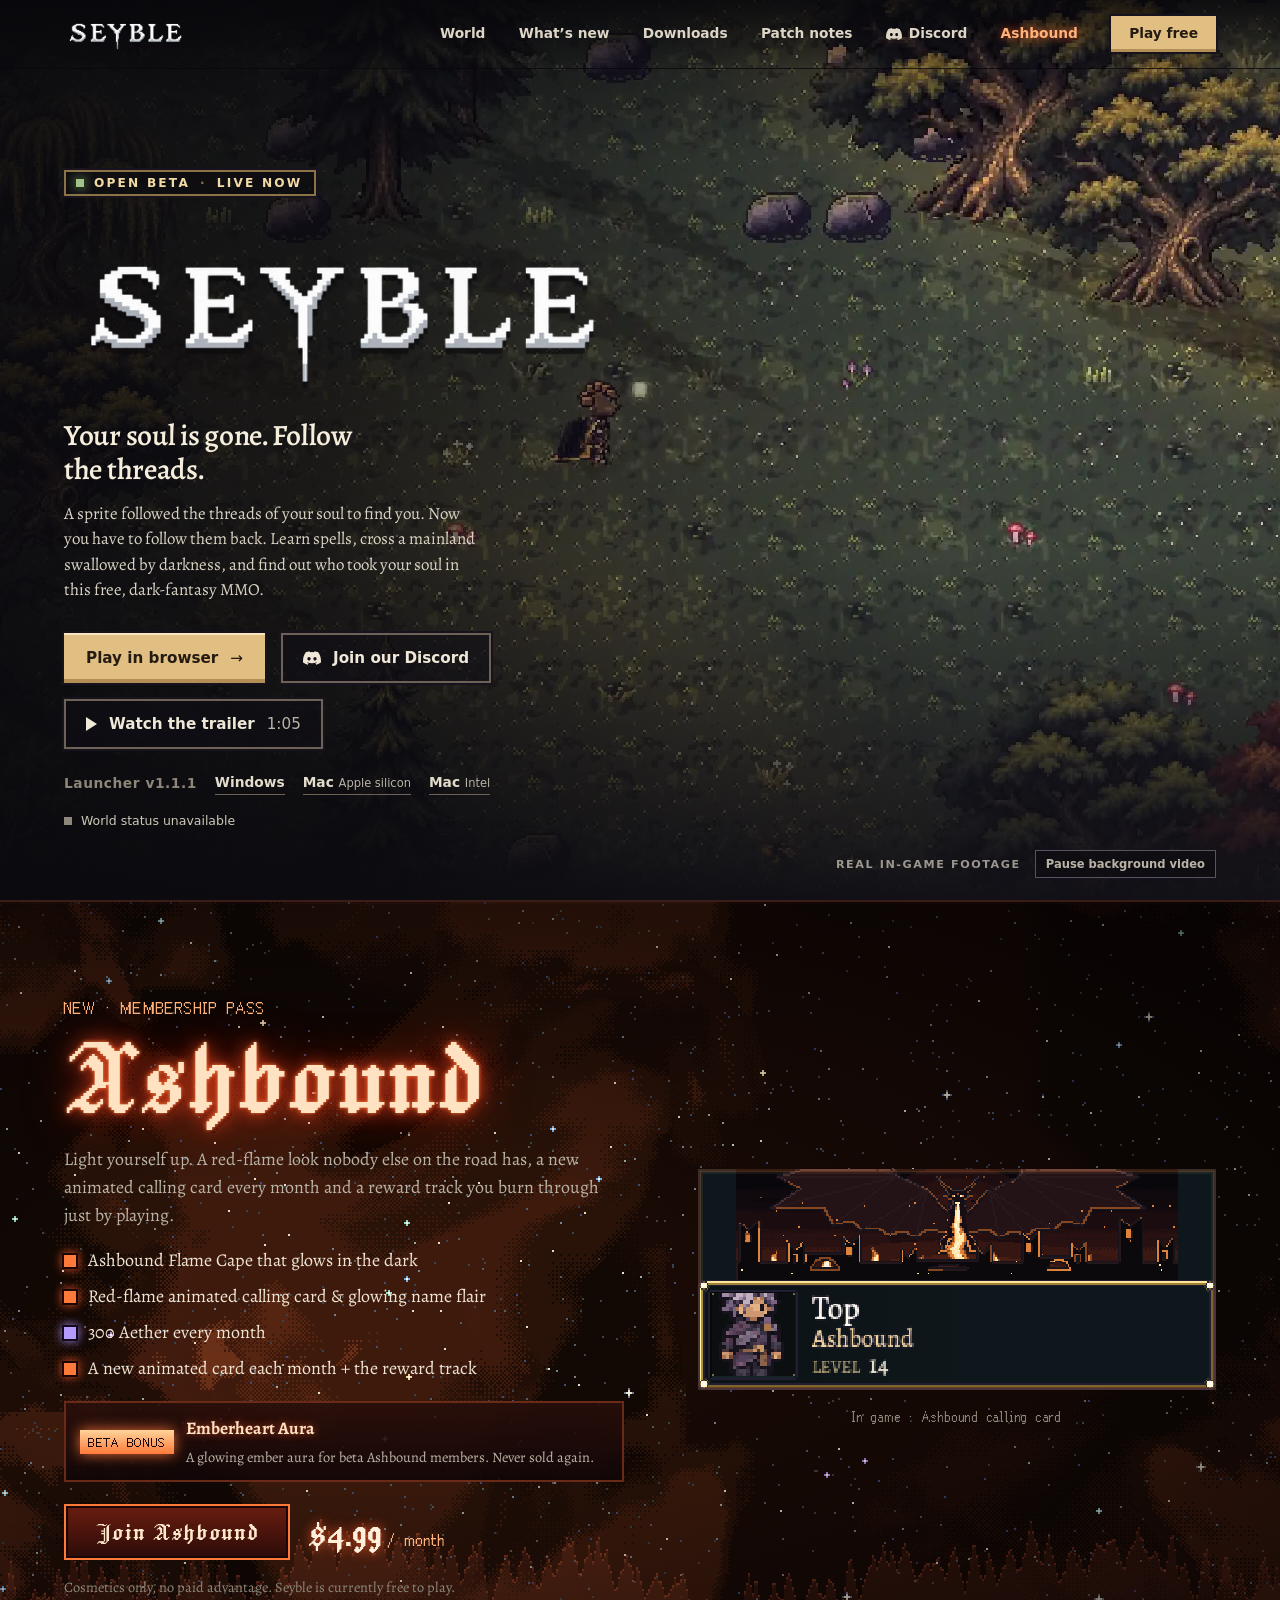
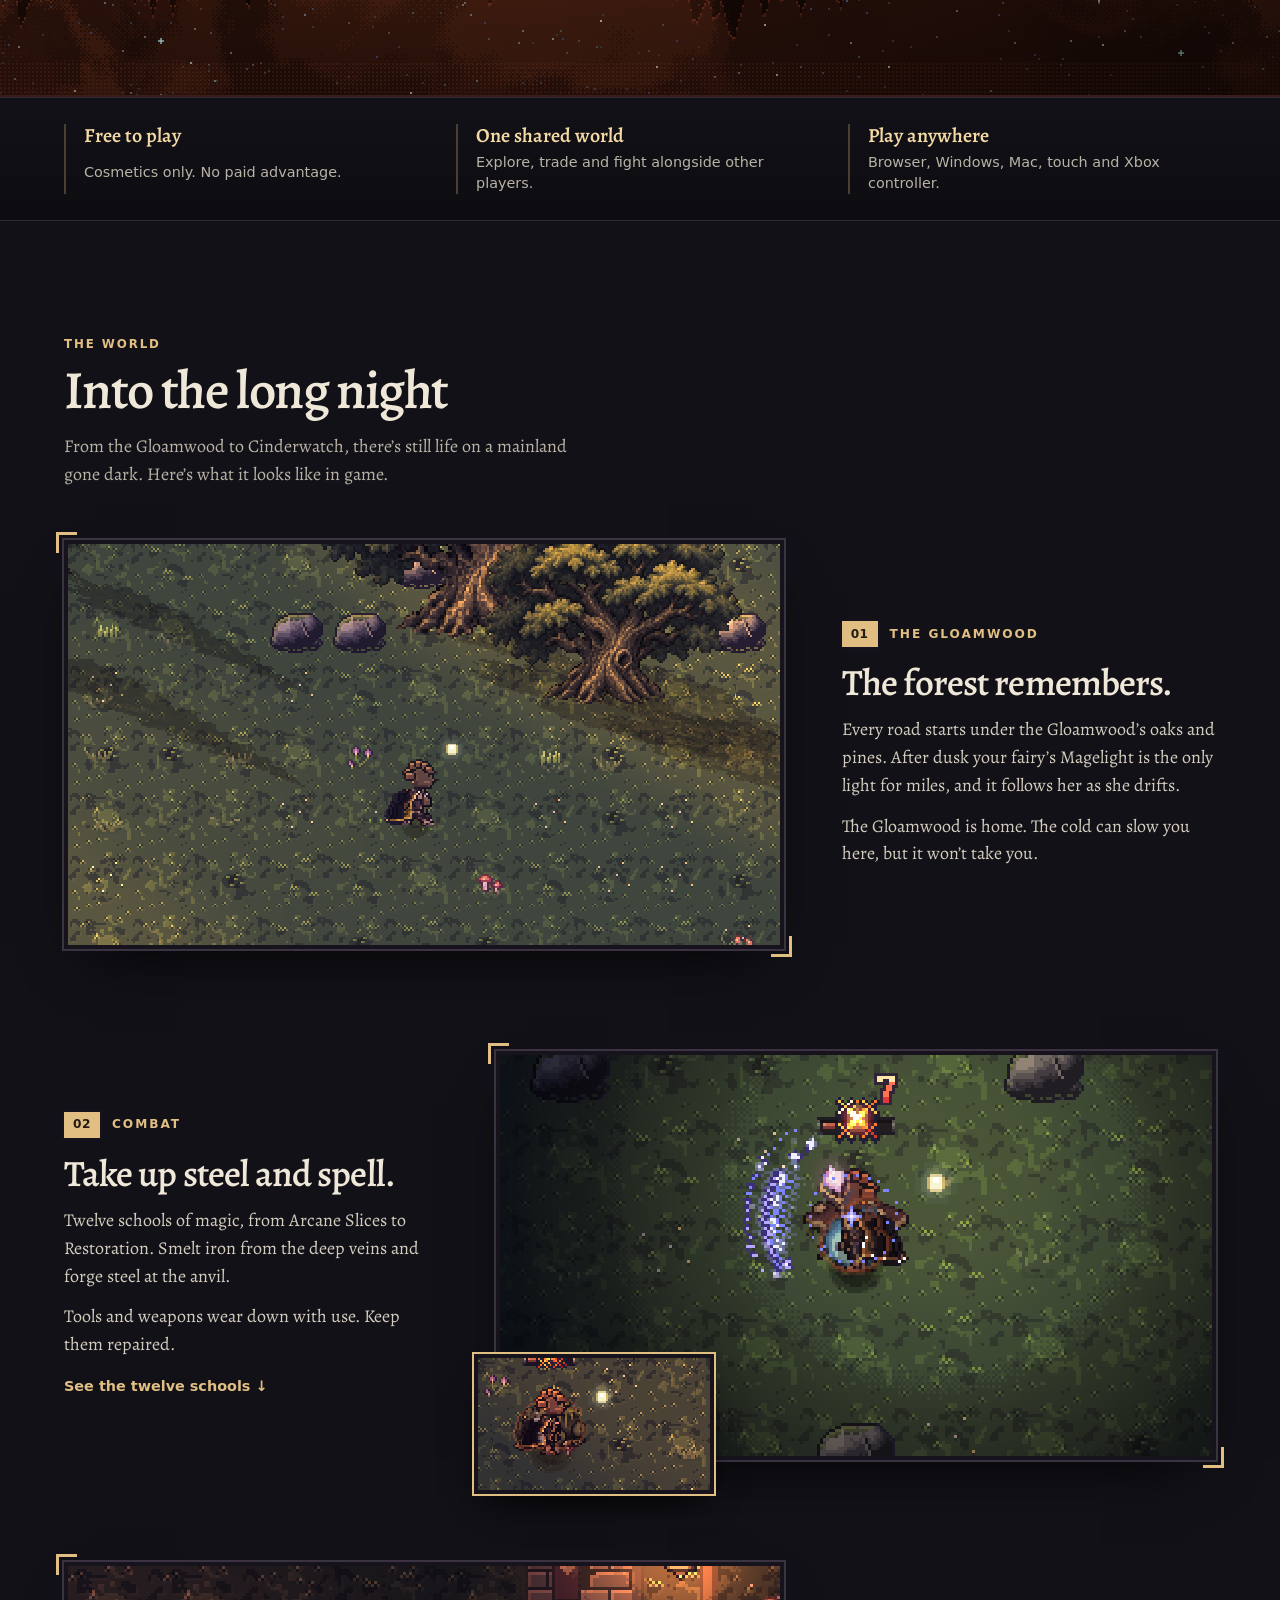
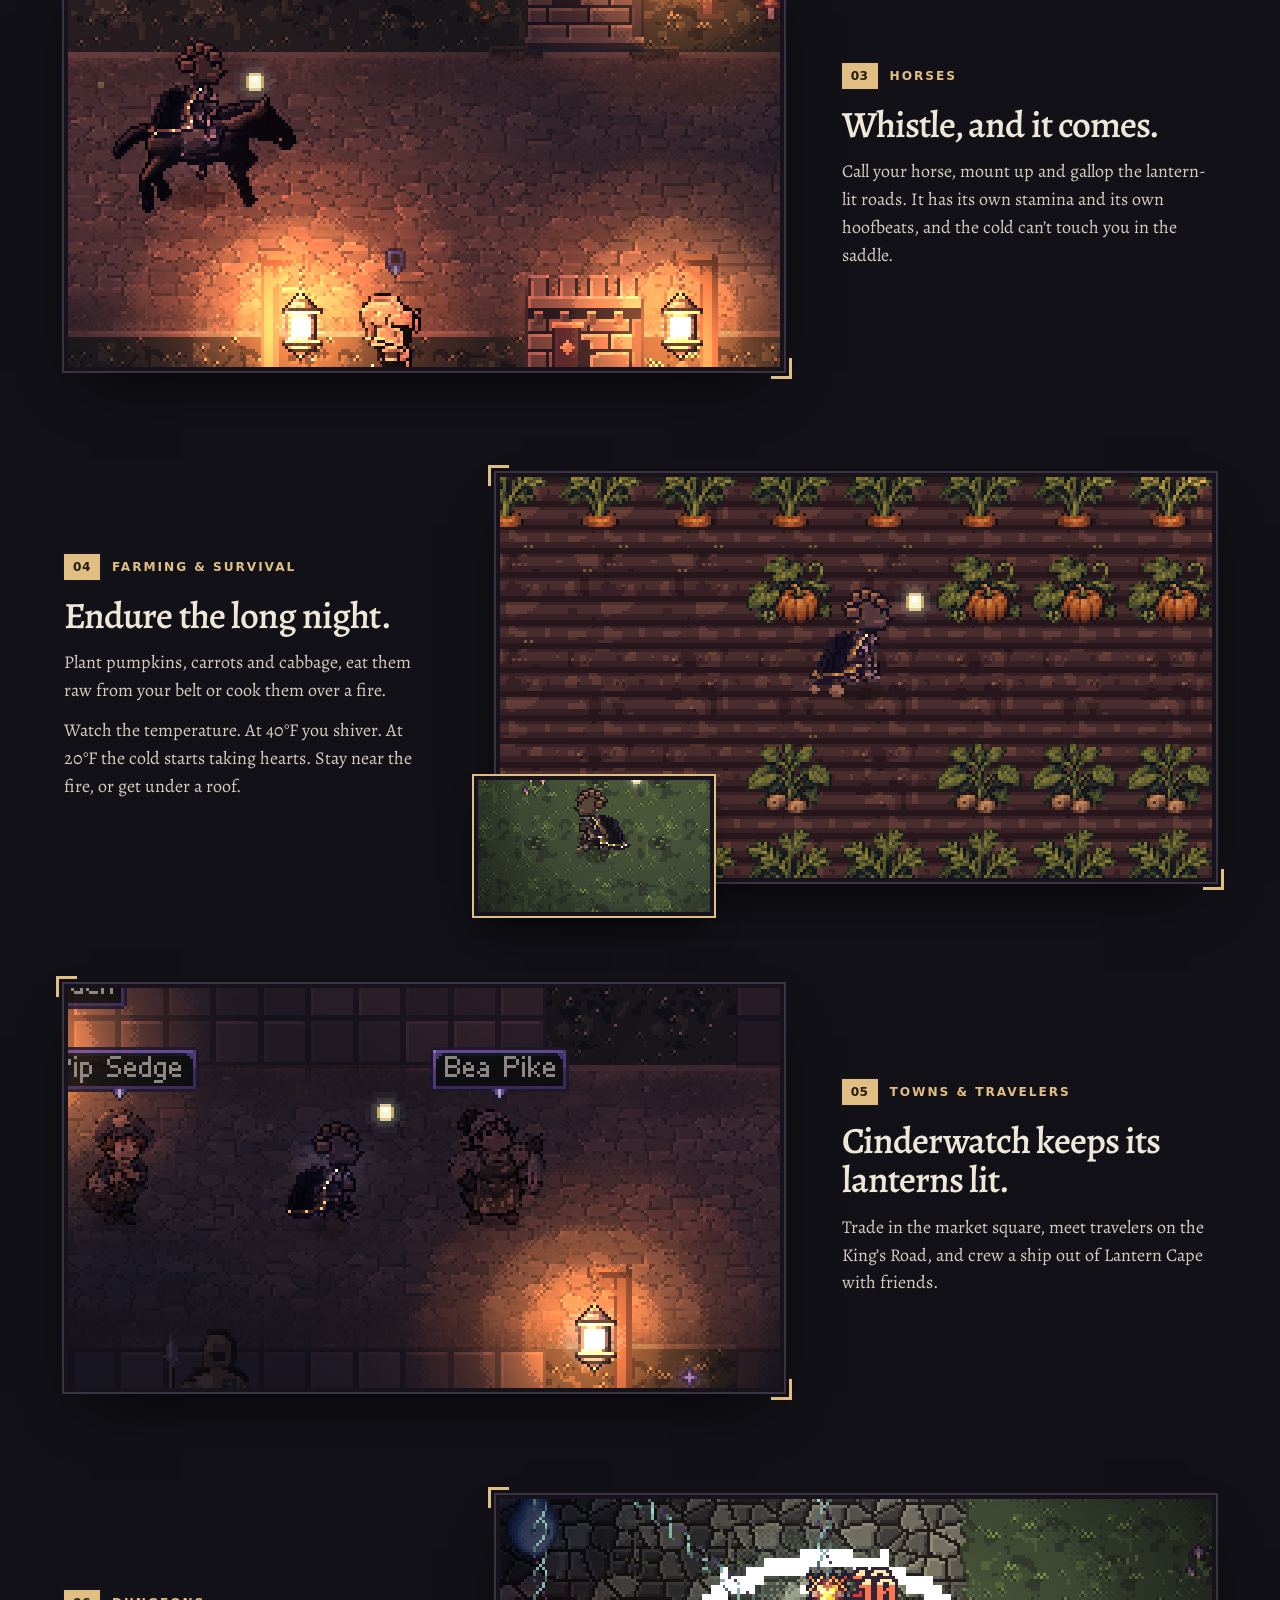
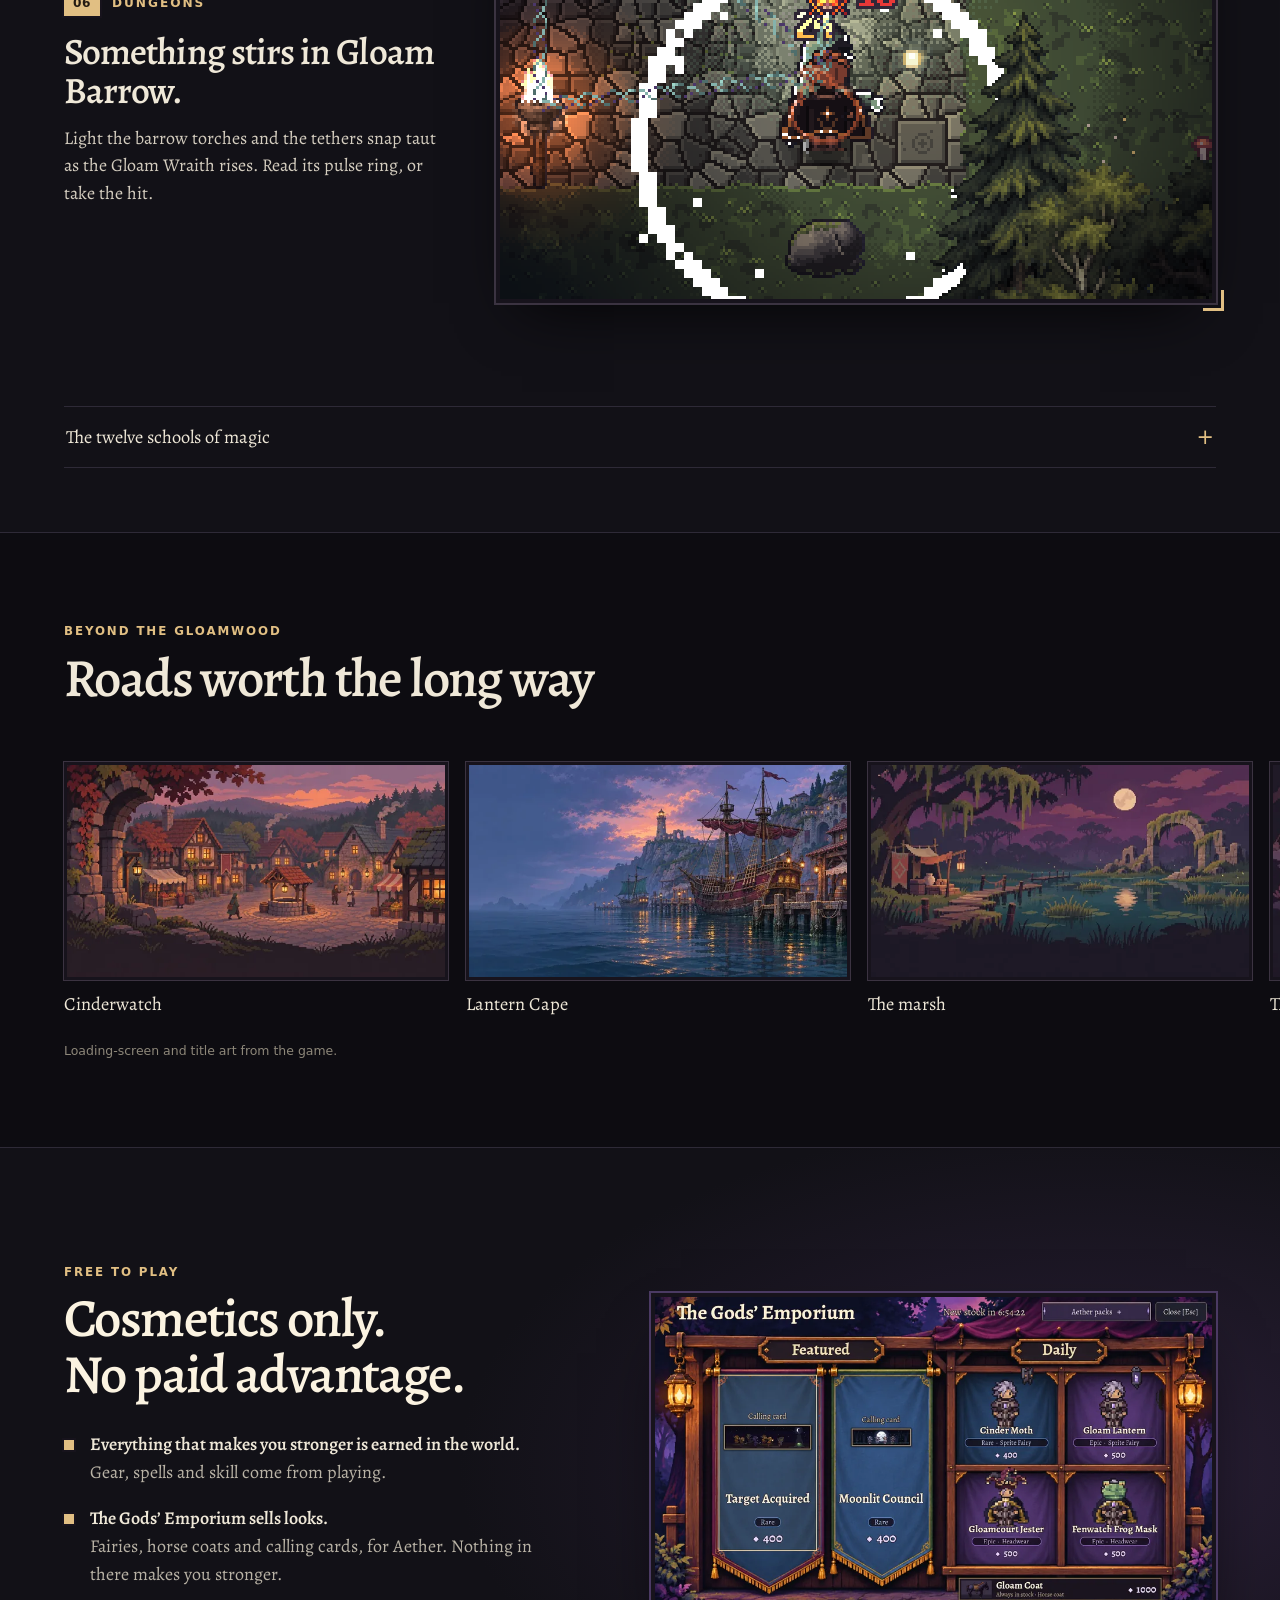
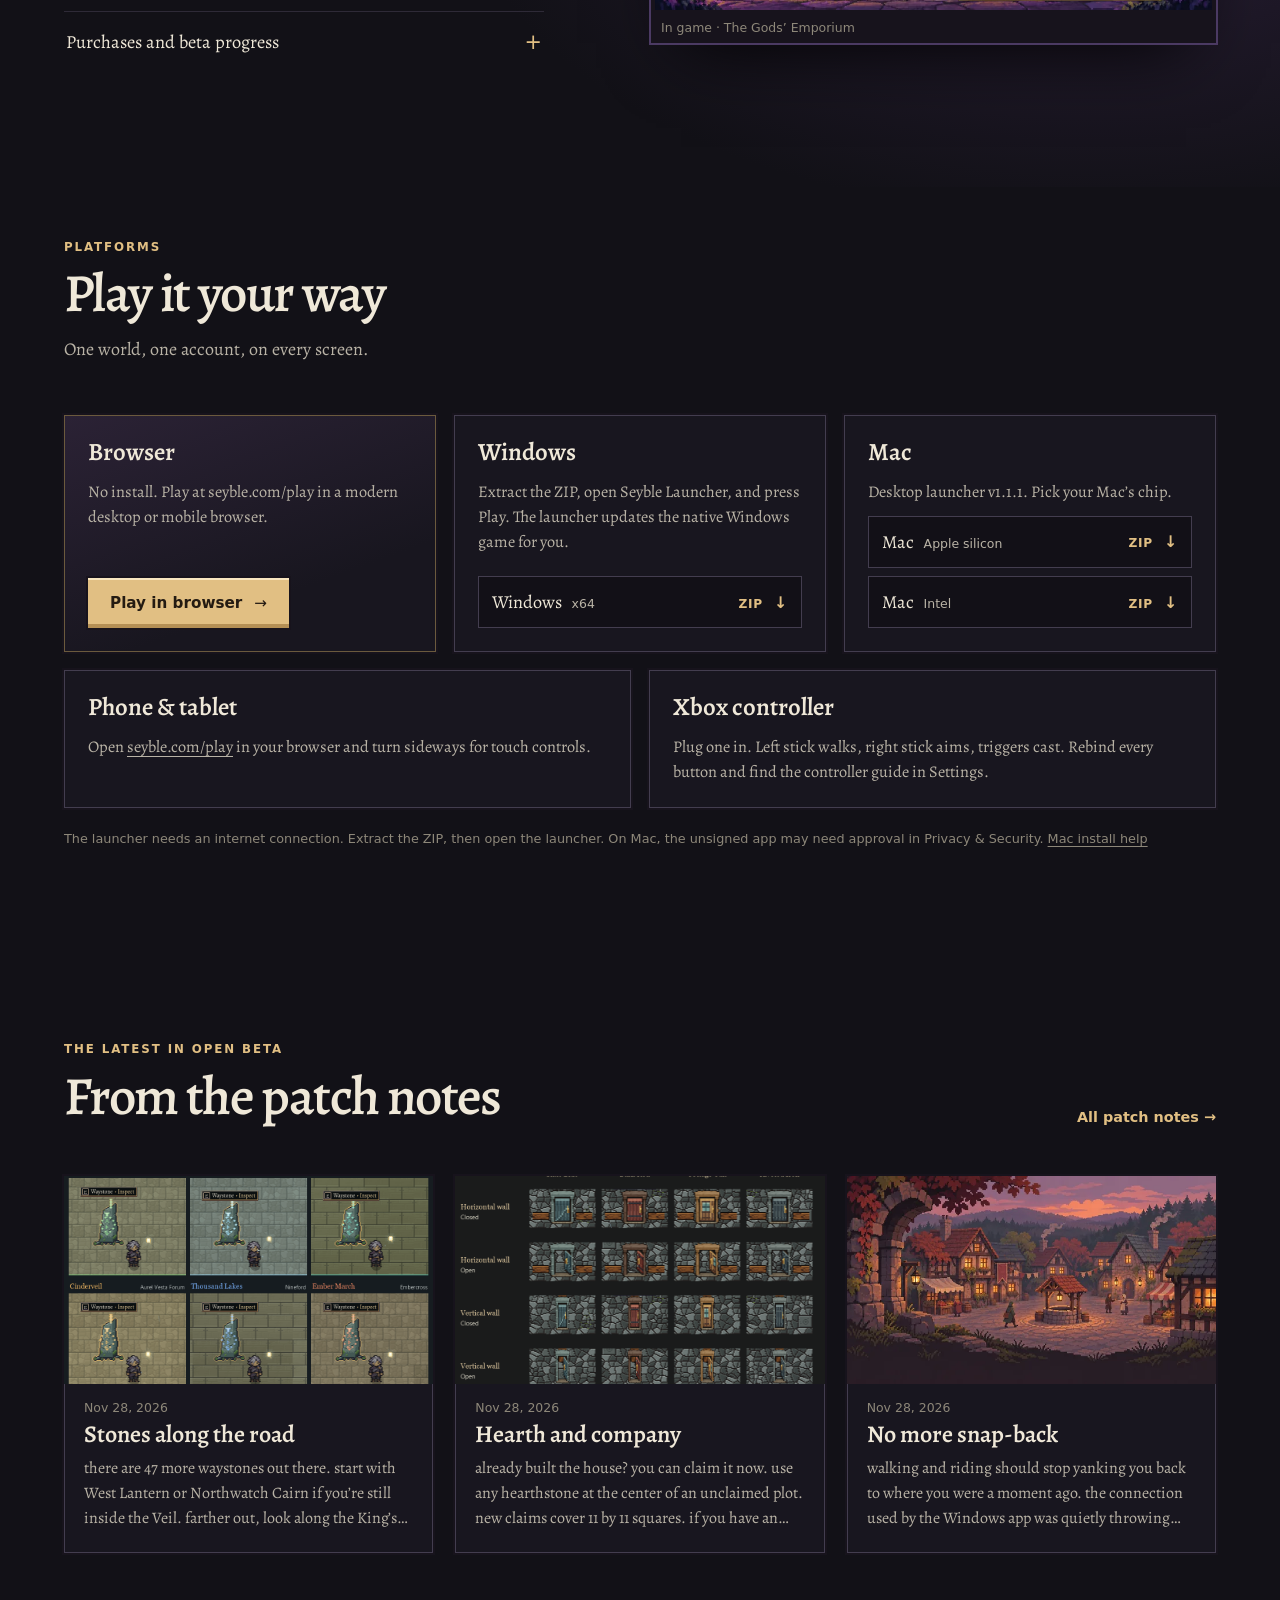
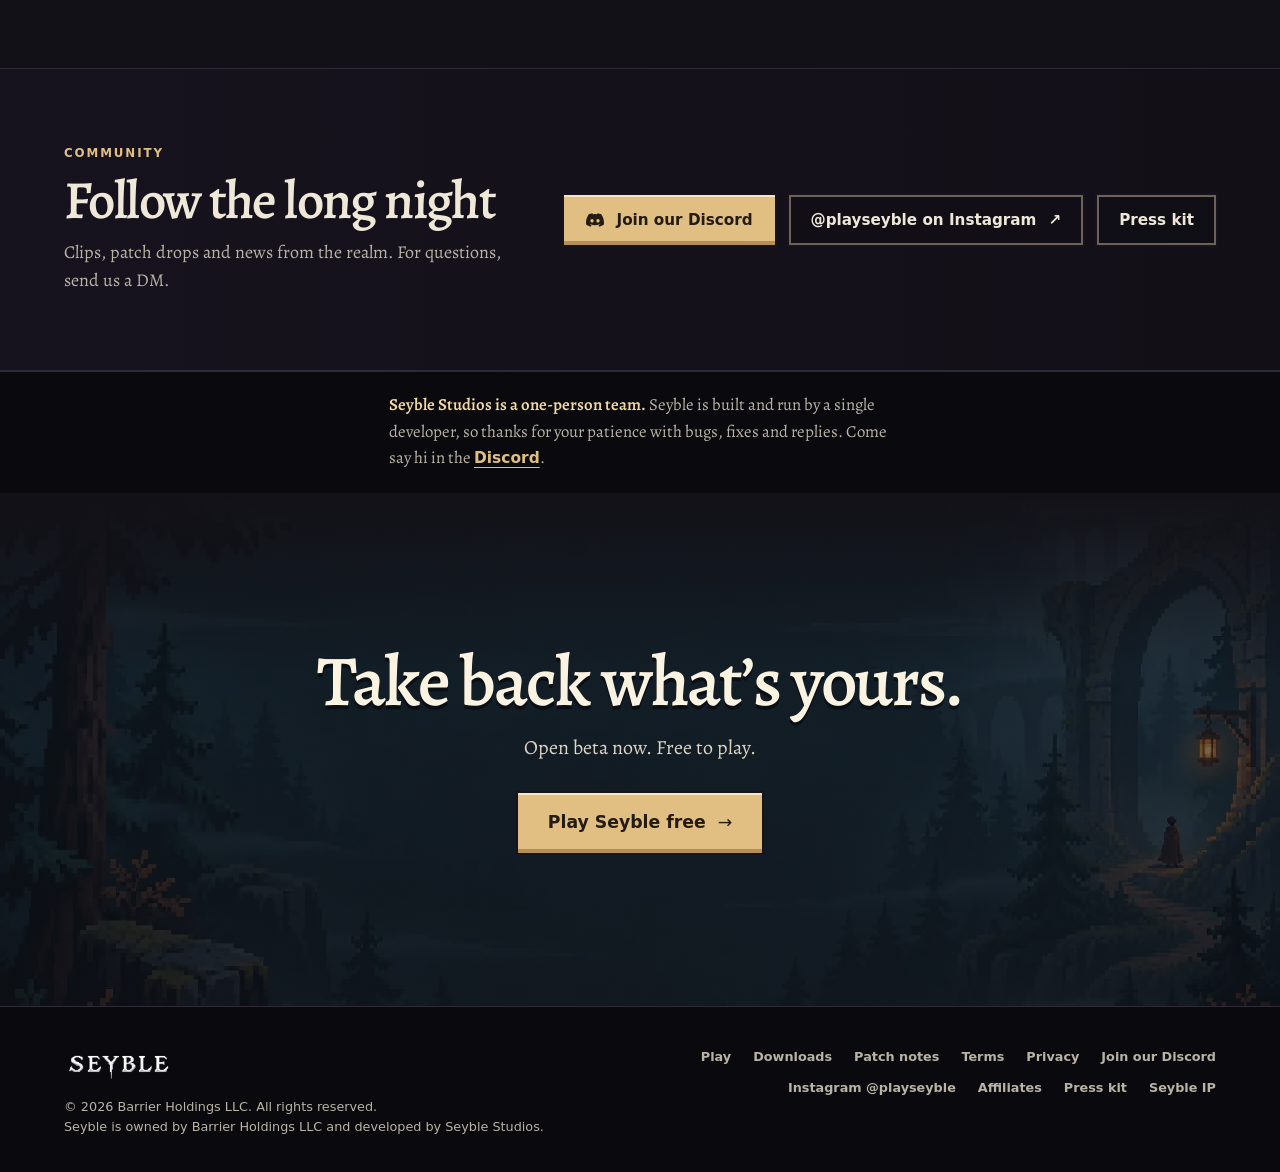
<file: index.html>
<!doctype html>
<html lang="en">
<head>
  <meta charset="utf-8">
  <meta name="viewport" content="width=device-width, initial-scale=1, viewport-fit=cover">
  <title>Seyble — Free dark-fantasy MMO, open beta now</title>
  <meta name="description" content="Your soul is gone. Learn spells, follow the threads, and find out who took it in Seyble, a free pixel-art dark-fantasy MMO. Play the open beta in your browser or on Windows and Mac.">
  <meta name="theme-color" content="#0d0c11">
  <meta name="color-scheme" content="dark">
  <link rel="canonical" href="https://seyble.com/">
  <meta property="og:type" content="website">
  <meta property="og:site_name" content="Seyble">
  <meta property="og:locale" content="en_US">
  <meta property="og:title" content="Seyble — Open beta now. Free to play.">
  <meta property="og:description" content="Your soul is gone. Follow the threads through a mainland swallowed by darkness. Play Seyble free in your browser or on Windows and Mac.">
  <meta property="og:url" content="https://seyble.com/">
  <meta property="og:image" content="https://seyble.com/assets/ob/og-open-beta.jpg">
  <meta property="og:image:width" content="1200">
  <meta property="og:image:height" content="630">
  <meta property="og:image:alt" content="The Seyble wordmark over the Gloamwood at night, with the line Open beta, free to play, no paid advantage.">
  <meta property="og:video" content="https://seyble.com/assets/trailer/seyble-trailer.mp4">
  <meta property="og:video:type" content="video/mp4">
  <meta property="og:video:width" content="1920">
  <meta property="og:video:height" content="1080">
  <meta name="twitter:card" content="summary_large_image">
  <meta name="twitter:site" content="@playseyble">
  <meta name="twitter:title" content="Seyble — Open beta now. Free to play.">
  <meta name="twitter:description" content="Your soul is gone. Follow the threads and find out who took it in Seyble, a free dark-fantasy MMO.">
  <meta name="twitter:image" content="https://seyble.com/assets/ob/og-open-beta.jpg">
  <meta name="twitter:image:alt" content="The Seyble wordmark over the Gloamwood at night.">
  <link rel="icon" href="/favicon.ico" sizes="any">
  <link rel="icon" type="image/png" sizes="32x32" href="/favicon-32.png">
  <link rel="apple-touch-icon" href="/apple-touch-icon.png">
  <link rel="preload" href="/assets/fonts/Alegreya-Variable.woff2" as="font" type="font/woff2" crossorigin>
  <link rel="preload" as="image" href="/assets/ob/hero-poster-1920.webp" imagesrcset="/assets/ob/hero-poster-640.webp 640w, /assets/ob/hero-poster-1920.webp 1920w" imagesizes="100vw" fetchpriority="high">
  <link rel="stylesheet" href="/css/site.css?v=8">
  <link rel="stylesheet" href="/css/home.css?v=3">
  <link rel="stylesheet" href="/css/ashbound-home.css?v=1">
  <script type="application/ld+json">
  {
    "@context": "https://schema.org",
    "@graph": [
      {
        "@type": "VideoGame",
        "@id": "https://seyble.com/#game",
        "name": "Seyble",
        "url": "https://seyble.com/",
        "description": "A free-to-play top-down pixel-art dark-fantasy MMO. Cosmetics only, no paid advantage.",
        "image": "https://seyble.com/assets/ob/og-open-beta.jpg",
        "genre": ["MMORPG", "Dark fantasy", "Pixel art"],
        "gamePlatform": ["Web browser", "Windows", "macOS"],
        "applicationCategory": "Game",
        "operatingSystem": "Web, Windows, macOS",
        "playMode": ["MultiPlayer", "SinglePlayer"],
        "inLanguage": "en",
        "author": {"@type": "Organization", "name": "Seyble Studios", "sameAs": ["https://www.instagram.com/playseyble/", "https://discord.gg/6zd7WXVFGQ"]},
        "publisher": {"@type": "Organization", "name": "Barrier Holdings LLC"},
        "offers": {"@type": "Offer", "price": "0", "priceCurrency": "USD", "availability": "https://schema.org/InStock", "url": "https://seyble.com/play/"},
        "trailer": {"@id": "https://seyble.com/#trailer"}
      },
      {
        "@type": "VideoObject",
        "@id": "https://seyble.com/#trailer",
        "name": "Seyble — Open beta launch trailer",
        "description": "Real in-game footage: the Gloamwood at midnight, farming, Cinderwatch at dusk, steel and spell combat, horses, the cold, and the Gloam Barrow boss.",
        "thumbnailUrl": "https://seyble.com/assets/ob/trailer-poster-1920.webp",
        "uploadDate": "2026-11-24T00:52:46-06:00",
        "duration": "PT1M5S",
        "contentUrl": "https://seyble.com/assets/trailer/seyble-trailer.mp4",
        "embedUrl": "https://seyble.com/#trailer"
      }
    ]
  }
  </script>
</head>
<body class="homepage">
  <a class="skip" href="#main">Skip to content</a>
  <header class="site-header" id="top" data-header>
    <div class="nav-wrap">
      <a class="wordmark" href="/"><img src="/assets/ob/wordmark-320.webp" srcset="/assets/ob/wordmark-320.webp 1x, /assets/ob/wordmark-640.webp 2x" width="320" height="103" alt="Seyble home"></a>
      <nav class="site-nav" aria-label="Main navigation">
        <a class="nav-opt" href="/#world">World</a>
        <a class="nav-opt" href="/#latest">What&rsquo;s new</a>
        <a href="/#downloads">Downloads</a>
        <a href="/patch-notes/" aria-label="Patch notes"><span class="nav-full" aria-hidden="true">Patch notes</span><span class="nav-short" aria-hidden="true">Notes</span></a>
        <a class="nav-discord" href="https://discord.gg/6zd7WXVFGQ" target="_blank" rel="noopener" aria-label="Join our Discord"><svg class="discord-icon" xmlns="http://www.w3.org/2000/svg" viewBox="0 0 127.14 96.36" aria-hidden="true"><path fill="currentColor" d="M107.7,8.07A105.15,105.15,0,0,0,81.47,0a72.06,72.06,0,0,0-3.36,6.83A97.68,97.68,0,0,0,49,6.83,72.37,72.37,0,0,0,45.64,0,105.89,105.89,0,0,0,19.39,8.09C2.79,32.65-1.71,56.6.54,80.21h0A105.73,105.73,0,0,0,32.71,96.36,77.7,77.7,0,0,0,39.6,85.25a68.42,68.42,0,0,1-10.85-5.18c.91-.66,1.8-1.34,2.66-2a75.57,75.57,0,0,0,64.32,0c.87.71,1.76,1.39,2.66,2a68.68,68.68,0,0,1-10.87,5.19,77,77,0,0,0,6.89,11.1A105.25,105.25,0,0,0,126.6,80.22h0C129.24,52.84,122.09,29.11,107.7,8.07ZM42.45,65.69C36.18,65.69,31,60,31,53s5-12.74,11.43-12.74S54,46,53.89,53,48.84,65.69,42.45,65.69Zm42.24,0C78.41,65.69,73.25,60,73.25,53s5-12.74,11.44-12.74S96.23,46,96.12,53,91.08,65.69,84.69,65.69Z"/></svg><span class="nav-full">Discord</span></a>
        <a class="nav-ashbound" href="/#ashbound">Ashbound</a>
        <a class="nav-play" href="/play/">Play free</a>
      </nav>
    </div>
  </header>

  <main id="main">
    <section class="hero" aria-labelledby="hero-title" id="trailer">
      <div class="hero-media" aria-hidden="true">
        <img class="hero-poster" src="/assets/ob/hero-poster-1920.webp" srcset="/assets/ob/hero-poster-640.webp 640w, /assets/ob/hero-poster-1920.webp 1920w" sizes="100vw" width="1920" height="1080" alt="" fetchpriority="high" decoding="async">
        <video class="hero-loop" muted loop playsinline preload="none" width="1920" height="1080" data-src="/assets/ob/hero-loop.mp4" tabindex="-1"></video>
      </div>
      <div class="hero-inner">
        <div class="hero-copy">
          <p class="beta-badge"><span class="beta-dot" aria-hidden="true"></span>Open beta <span class="beta-sep" aria-hidden="true">&middot;</span> live now</p>
          <h1 id="hero-title"><img src="/assets/ob/wordmark-640.webp" srcset="/assets/ob/wordmark-640.webp 640w, /assets/ob/wordmark-1280.webp 1280w" sizes="(max-width: 760px) 78vw, 560px" width="640" height="207" alt="Seyble"></h1>
          <p class="hero-line">Your soul is gone. Follow the threads.</p>
          <p class="intro">A sprite followed the threads of your soul to find you. Now you have to follow them back. Learn spells, cross a mainland swallowed by darkness, and find out who took your soul in this free, dark-fantasy MMO.</p>
          <div class="hero-actions" id="access">
            <a class="btn btn-play" href="/play/">Play in browser <span aria-hidden="true">&rarr;</span></a>
            <a class="btn btn-ghost" href="https://discord.gg/6zd7WXVFGQ" target="_blank" rel="noopener"><svg class="discord-icon" xmlns="http://www.w3.org/2000/svg" viewBox="0 0 127.14 96.36" aria-hidden="true"><path fill="currentColor" d="M107.7,8.07A105.15,105.15,0,0,0,81.47,0a72.06,72.06,0,0,0-3.36,6.83A97.68,97.68,0,0,0,49,6.83,72.37,72.37,0,0,0,45.64,0,105.89,105.89,0,0,0,19.39,8.09C2.79,32.65-1.71,56.6.54,80.21h0A105.73,105.73,0,0,0,32.71,96.36,77.7,77.7,0,0,0,39.6,85.25a68.42,68.42,0,0,1-10.85-5.18c.91-.66,1.8-1.34,2.66-2a75.57,75.57,0,0,0,64.32,0c.87.71,1.76,1.39,2.66,2a68.68,68.68,0,0,1-10.87,5.19,77,77,0,0,0,6.89,11.1A105.25,105.25,0,0,0,126.6,80.22h0C129.24,52.84,122.09,29.11,107.7,8.07ZM42.45,65.69C36.18,65.69,31,60,31,53s5-12.74,11.43-12.74S54,46,53.89,53,48.84,65.69,42.45,65.69Zm42.24,0C78.41,65.69,73.25,60,73.25,53s5-12.74,11.44-12.74S96.23,46,96.12,53,91.08,65.69,84.69,65.69Z"/></svg>Join our Discord</a>
            <a class="btn btn-ghost" href="/assets/trailer/seyble-trailer.mp4" data-trailer><span class="play-tri" aria-hidden="true"></span>Watch the trailer <span class="btn-meta">1:05</span></a>
          </div>
          <div class="hero-downloads" aria-label="Desktop launcher downloads">
            <span class="hd-label">Launcher v1.1.1</span>
            <a href="https://github.com/playsable/playsable.github.io/releases/download/native-2e22227a2ab471e65c37f50ea07cfeace8efb7cb/Seyble-Launcher-Windows-x64.zip" data-os="win">Windows</a>
            <a href="https://github.com/playsable/playsable.github.io/releases/download/launcher-v1.1.1/Seyble-Launcher-Mac-Apple-Silicon.zip" data-os="mac-arm">Mac <small>Apple silicon</small></a>
            <a href="https://github.com/playsable/playsable.github.io/releases/download/launcher-v1.1.1/Seyble-Launcher-Mac-Intel.zip" data-os="mac-intel">Mac <small>Intel</small></a>
          </div>
          <p class="world-status" data-server-status role="status"><span class="server-dot" aria-hidden="true"></span><span class="server-label">Checking world status.</span></p>
        </div>
      </div>
      <div class="hero-foot">
        <p class="hero-credit">Real in-game footage</p>
        <button class="loop-toggle" type="button" data-loop-toggle aria-pressed="false" hidden>Pause background video</button>
      </div>
    </section>

    <section class="abh" id="ashbound" aria-labelledby="abh-title">
      <div class="abh-sky" aria-hidden="true"><div class="abh-l abh-nebula"></div><div class="abh-l abh-stars"></div><div class="abh-l abh-bright"></div><div class="abh-l abh-horizon"></div><i class="abh-e abh-e0"></i><i class="abh-e abh-e1"></i><i class="abh-e abh-e2"></i><i class="abh-e abh-e3"></i><i class="abh-e abh-e4"></i><i class="abh-e abh-e5"></i><i class="abh-e abh-e6"></i><i class="abh-e abh-e7"></i><i class="abh-e abh-e8"></i><i class="abh-e abh-e9"></i><i class="abh-e abh-e10"></i><i class="abh-e abh-e11"></i><i class="abh-e abh-e12"></i><i class="abh-e abh-e13"></i><i class="abh-e abh-e14"></i><i class="abh-e abh-e15"></i><i class="abh-e abh-e16"></i><i class="abh-e abh-e17"></i></div>
      <div class="abh-inner section-wrap">
        <div class="abh-copy">
          <p class="abh-kicker">New &middot; Membership pass</p>
          <h2 id="abh-title" class="abh-title">Ashbound</h2>
          <p class="abh-lede">Light yourself up. A red-flame look nobody else on the road has, a new animated calling card every month and a reward track you burn through just by playing.</p>
          <ul class="abh-perks">
            <li><span class="abh-dot" aria-hidden="true"></span>Ashbound Flame Cape that glows in the dark</li>
            <li><span class="abh-dot" aria-hidden="true"></span>Red-flame animated calling card &amp; glowing name flair</li>
            <li><span class="abh-dot abh-dot-ae" aria-hidden="true"></span>300 Aether every month</li>
            <li><span class="abh-dot" aria-hidden="true"></span>A new animated card each month + the reward track</li>
          </ul>
          <div class="abh-beta"><span class="abh-badge">Beta bonus</span><b>Emberheart Aura</b><span class="abh-beta-sub">A glowing ember aura for beta Ashbound members. Never sold again.</span></div>
          <div class="abh-cta">
            <a class="abh-join" href="/ashbound/">Join Ashbound</a>
            <p class="abh-price"><span class="abh-amt">$4.99</span><span class="abh-per">/ month</span></p>
          </div>
          <p class="abh-fine">Cosmetics only, no paid advantage. Seyble is currently free to play.</p>
        </div>
        <figure class="abh-card"><img src="/assets/ashbound/card-ashbound.png" width="300" height="128" alt="The Ashbound red-flame animated calling card" loading="lazy" decoding="async"><figcaption>In game &middot; Ashbound calling card</figcaption></figure>
      </div>
    </section>

    <section class="pillars" aria-label="At a glance">
      <ul class="pillars-list section-wrap">
        <li><strong>Free to play</strong><span>Cosmetics only. No paid advantage.</span></li>
        <li><strong>One shared world</strong><span>Explore, trade and fight alongside other players.</span></li>
        <li><strong>Play anywhere</strong><span>Browser, Windows, Mac, touch and Xbox controller.</span></li>
      </ul>
    </section>

    <section class="features section-wrap" id="world" aria-labelledby="world-title">
      <header class="section-head">
        <p class="eyebrow">The world</p>
        <h2 id="world-title">Into the long night</h2>
        <p class="section-lede">From the Gloamwood to Cinderwatch, there&rsquo;s still life on a mainland gone dark. Here&rsquo;s what it looks like in game.</p>
      </header>

      <article class="feature" id="gloamwood">
        <figure class="feature-media">
          <img src="/assets/ob/feat-gloamwood-720.webp" srcset="/assets/ob/feat-gloamwood-360.webp 360w, /assets/ob/feat-gloamwood-720.webp 720w, /assets/ob/feat-gloamwood-1080.webp 1080w" sizes="(min-width: 1240px) 720px, (min-width: 761px) 56vw, calc(100vw - 40px)" width="720" height="406" loading="lazy" decoding="async" alt="A cloaked player walks through grass and wildflowers beneath a great oak in the Gloamwood at golden hour, the fairy glowing beside them.">
        </figure>
        <div class="feature-copy">
          <p class="feature-num"><span>01</span> The Gloamwood</p>
          <h3>The forest remembers.</h3>
          <p>Every road starts under the Gloamwood&rsquo;s oaks and pines. After dusk your fairy&rsquo;s Magelight is the only light for miles, and it follows her as she drifts.</p>
          <p>The Gloamwood is home. The cold can slow you here, but it won&rsquo;t take you.</p>
        </div>
      </article>

      <article class="feature feature-flip" id="combat">
        <figure class="feature-media">
          <img src="/assets/ob/feat-combat-720.webp" srcset="/assets/ob/feat-combat-480.webp 480w, /assets/ob/feat-combat-720.webp 720w, /assets/ob/feat-combat-960.webp 960w" sizes="(min-width: 1240px) 720px, (min-width: 761px) 56vw, calc(100vw - 40px)" width="720" height="405" loading="lazy" decoding="async" alt="At night under Magelight, a player with the Roseglass Staff cuts a violet Arcane Slice through an enemy as damage numbers rise.">
          <img class="feature-inset" src="/assets/ob/inset-sword-360.webp" width="360" height="204" loading="lazy" decoding="async" alt="A steel longsword strike against a Mossback Boar at golden hour.">
        </figure>
        <div class="feature-copy">
          <p class="feature-num"><span>02</span> Combat</p>
          <h3>Take up steel and spell.</h3>
          <p>Twelve schools of magic, from Arcane Slices to Restoration. Smelt iron from the deep veins and forge steel at the anvil.</p>
          <p>Tools and weapons wear down with use. Keep them repaired.</p>
          <p class="feature-link"><a href="#sky">See the twelve schools <span aria-hidden="true">&darr;</span></a></p>
        </div>
      </article>

      <article class="feature" id="horses">
        <figure class="feature-media">
          <img src="/assets/ob/feat-horses-720.webp" srcset="/assets/ob/feat-horses-480.webp 480w, /assets/ob/feat-horses-720.webp 720w, /assets/ob/feat-horses-960.webp 960w" sizes="(min-width: 1240px) 720px, (min-width: 761px) 56vw, calc(100vw - 40px)" width="720" height="405" loading="lazy" decoding="async" alt="A rider gallops a dark Gloam-coat horse down a lantern-lit Cinderwatch street at night.">
        </figure>
        <div class="feature-copy">
          <p class="feature-num"><span>03</span> Horses</p>
          <h3>Whistle, and it comes.</h3>
          <p>Call your horse, mount up and gallop the lantern-lit roads. It has its own stamina and its own hoofbeats, and the cold can&rsquo;t touch you in the saddle.</p>
        </div>
      </article>

      <article class="feature feature-flip" id="survival">
        <figure class="feature-media">
          <img src="/assets/ob/feat-farming-720.webp" srcset="/assets/ob/feat-farming-480.webp 480w, /assets/ob/feat-farming-720.webp 720w, /assets/ob/feat-farming-960.webp 960w" sizes="(min-width: 1240px) 720px, (min-width: 761px) 56vw, calc(100vw - 40px)" width="720" height="405" loading="lazy" decoding="async" alt="A player walks between rows of ripe pumpkins and cabbages on a tilled farm plot at dusk.">
          <img class="feature-inset" src="/assets/ob/inset-shiver-360.webp" width="360" height="204" loading="lazy" decoding="async" alt="A player hunched and shivering in the dark, breath clouding in the cold.">
        </figure>
        <div class="feature-copy">
          <p class="feature-num"><span>04</span> Farming &amp; survival</p>
          <h3>Endure the long night.</h3>
          <p>Plant pumpkins, carrots and cabbage, eat them raw from your belt or cook them over a fire.</p>
          <p>Watch the temperature. At 40&deg;F you shiver. At 20&deg;F the cold starts taking hearts. Stay near the fire, or get under a roof.</p>
        </div>
      </article>

      <article class="feature" id="towns">
        <figure class="feature-media">
          <img src="/assets/ob/feat-towns-720.webp" srcset="/assets/ob/feat-towns-480.webp 480w, /assets/ob/feat-towns-720.webp 720w, /assets/ob/feat-towns-960.webp 960w" sizes="(min-width: 1240px) 720px, (min-width: 761px) 56vw, calc(100vw - 40px)" width="720" height="405" loading="lazy" decoding="async" alt="Players with nameplates cross the Cinderwatch market square by lantern light at dusk.">
        </figure>
        <div class="feature-copy">
          <p class="feature-num"><span>05</span> Towns &amp; travelers</p>
          <h3>Cinderwatch keeps its lanterns lit.</h3>
          <p>Trade in the market square, meet travelers on the King&rsquo;s Road, and crew a ship out of Lantern Cape with friends.</p>
        </div>
      </article>

      <article class="feature feature-flip" id="dungeons">
        <figure class="feature-media">
          <img src="/assets/ob/feat-dungeons-720.webp" srcset="/assets/ob/feat-dungeons-480.webp 480w, /assets/ob/feat-dungeons-720.webp 720w, /assets/ob/feat-dungeons-960.webp 960w" sizes="(min-width: 1240px) 720px, (min-width: 761px) 56vw, calc(100vw - 40px)" width="720" height="405" loading="lazy" decoding="async" alt="In Gloam Barrow at midnight, the Gloam Wraith's white pulse ring closes around a player fighting beside a torch.">
        </figure>
        <div class="feature-copy">
          <p class="feature-num"><span>06</span> Dungeons</p>
          <h3>Something stirs in Gloam Barrow.</h3>
          <p>Light the barrow torches and the tethers snap taut as the Gloam Wraith rises. Read its pulse ring, or take the hit.</p>
        </div>
      </article>

      <details class="extra" id="sky"><summary>The twelve schools of magic</summary>
        <div class="sky-content"><p>Hold <kbd>Tab</kbd>, move down to Skill Sky, and release to see the twelve schools. Warding spells include Iron Skin, a shield that can return damage to an attacker.</p><video controls poster="/assets/skill-sky-poster.webp" preload="none" playsinline width="1280" height="720" aria-label="The skill sky in Seyble"><source src="/assets/skill_sky_full.mp4" type="video/mp4"><a href="/assets/skill_sky_full.mp4">Watch the skill sky</a></video></div>
      </details>
    </section>

    <section class="regions" id="scenes" aria-labelledby="regions-title">
      <header class="section-head section-wrap">
        <p class="eyebrow">Beyond the Gloamwood</p>
        <h2 id="regions-title">Roads worth the long way</h2>
      </header>
      <ul class="region-strip" role="list">
        <li><a class="shot" href="/assets/ob/regions/cinderwatch-1280.webp"><img src="/assets/ob/regions/cinderwatch-640.webp" width="640" height="360" loading="lazy" decoding="async" alt="Cinderwatch's market square and stone well at dusk."></a><span>Cinderwatch</span></li>
        <li><a class="shot" href="/assets/ob/regions/lantern-cape-1280.webp"><img src="/assets/ob/regions/lantern-cape-640.webp" width="640" height="360" loading="lazy" decoding="async" alt="A tall sailing ship moored at the Lantern Cape pier beneath the lighthouse."></a><span>Lantern Cape</span></li>
        <li><a class="shot" href="/assets/ob/regions/marsh-1280.webp"><img src="/assets/ob/regions/marsh-640.webp" width="640" height="360" loading="lazy" decoding="async" alt="Moonlight on a wooden walkway and a ruined arch in the marsh."></a><span>The marsh</span></li>
        <li><a class="shot" href="/assets/ob/regions/mine-1280.webp"><img src="/assets/ob/regions/mine-640.webp" width="640" height="360" loading="lazy" decoding="async" alt="A lantern and violet crystals light a cavern stairway."></a><span>The mines</span></li>
        <li><a class="shot" href="/assets/ob/regions/cinder-skerry-1280.webp"><img src="/assets/ob/regions/cinder-skerry-640.webp" width="640" height="360" loading="lazy" decoding="async" alt="A sea arch glows against the sunset off Cinder Skerry."></a><span>Cinder Skerry</span></li>
        <li><a class="shot" href="/assets/ob/regions/waygate-1280.webp"><img src="/assets/ob/regions/waygate-640.webp" width="640" height="360" loading="lazy" decoding="async" alt="A lantern-lit stone waygate overgrown with ivy above a misty valley."></a><span>The waygate</span></li>
        <li><a class="shot" href="/assets/ob/regions/dawn-1280.webp"><img src="/assets/ob/regions/dawn-640.webp" width="640" height="360" loading="lazy" decoding="async" alt="A traveler approaches a standing stone between giant trees at dawn."></a><span>Dawn</span></li>
        <li><a class="shot" href="/assets/ob/regions/storm-1280.webp"><img src="/assets/ob/regions/storm-640.webp" width="640" height="360" loading="lazy" decoding="async" alt="Rain beyond the window of a candlelit hall."></a><span>Storm</span></li>
      </ul>
      <p class="regions-note section-wrap">Loading-screen and title art from the game.</p>
    </section>

    <section class="free" id="free" aria-labelledby="free-title">
      <div class="free-inner section-wrap">
        <div class="free-copy">
          <p class="eyebrow">Free to play</p>
          <h2 id="free-title">Cosmetics only.<br>No paid advantage.</h2>
          <ul class="free-points">
            <li><strong>Everything that makes you stronger is earned in the world.</strong> Gear, spells and skill come from playing.</li>
            <li><strong>The Gods&rsquo; Emporium sells looks.</strong> Fairies, horse coats and calling cards, for Aether. Nothing in there makes you stronger.</li>
          </ul>
          <details class="extra" id="pledge"><summary>Purchases and beta progress</summary><p>Seyble is currently free to play. The shop sells cosmetics. Character progress may reset during beta, and paid cosmetics carry over.</p></details>
          <span id="faq" class="anchor-alias" aria-hidden="true"></span>
        </div>
        <figure class="free-media">
          <img src="/assets/ob/emporium-960.webp" srcset="/assets/ob/emporium-960.webp 960w, /assets/ob/emporium-1920.webp 1920w" sizes="(min-width: 761px) 50vw, 100vw" width="960" height="540" loading="lazy" decoding="async" alt="The Gods' Emporium board in game, with framed cosmetic item plates under Featured and Daily.">
          <figcaption>In game &middot; The Gods&rsquo; Emporium</figcaption>
        </figure>
      </div>
    </section>

    <section class="downloads section-wrap" id="downloads" aria-labelledby="download-title">
      <header class="section-head">
        <p class="eyebrow">Platforms</p>
        <h2 id="download-title">Play it your way</h2>
        <p class="section-lede">One world, one account, on every screen.</p>
      </header>
      <div class="platform-grid">
        <article class="platform platform-primary">
          <h3>Browser</h3>
          <p>No install. Play at seyble.com/play in a modern desktop or mobile browser.</p>
          <a class="btn btn-play" href="/play/">Play in browser <span aria-hidden="true">&rarr;</span></a>
        </article>
        <article class="platform">
          <h3>Windows</h3>
          <p>Extract the ZIP, open Seyble Launcher, and press Play. The launcher updates the native Windows game for you.</p>
          <div class="platforms"><a href="https://github.com/playsable/playsable.github.io/releases/download/native-2e22227a2ab471e65c37f50ea07cfeace8efb7cb/Seyble-Launcher-Windows-x64.zip" data-os="win"><span>Windows <small>x64</small></span><span class="file-kind">ZIP <b aria-hidden="true">&darr;</b></span></a></div>
        </article>
        <article class="platform">
          <h3>Mac</h3>
          <p>Desktop launcher v1.1.1. Pick your Mac&rsquo;s chip.</p>
          <div class="platforms"><a href="https://github.com/playsable/playsable.github.io/releases/download/launcher-v1.1.1/Seyble-Launcher-Mac-Apple-Silicon.zip" data-os="mac-arm"><span>Mac <small>Apple silicon</small></span><span class="file-kind">ZIP <b aria-hidden="true">&darr;</b></span></a><a href="https://github.com/playsable/playsable.github.io/releases/download/launcher-v1.1.1/Seyble-Launcher-Mac-Intel.zip" data-os="mac-intel"><span>Mac <small>Intel</small></span><span class="file-kind">ZIP <b aria-hidden="true">&darr;</b></span></a></div>
        </article>
        <article class="platform">
          <h3>Phone &amp; tablet</h3>
          <p>Open <a href="/play/">seyble.com/play</a> in your browser and turn sideways for touch controls.</p>
        </article>
        <article class="platform">
          <h3>Xbox controller</h3>
          <p>Plug one in. Left stick walks, right stick aims, triggers cast. Rebind every button and find the controller guide in Settings.</p>
        </article>
      </div>
      <p class="install-note">The launcher needs an internet connection. Extract the ZIP, then open the launcher. On Mac, the unsigned app may need approval in Privacy &amp; Security. <a href="https://support.apple.com/en-us/102445">Mac install help</a></p>
    </section>

    <section class="latest section-wrap" id="latest" aria-labelledby="latest-title">
      <header class="section-head section-head-row">
        <div><p class="eyebrow">The latest in open beta</p><h2 id="latest-title">From the patch notes</h2></div>
        <a class="text-link" href="/patch-notes/">All patch notes <span aria-hidden="true">&rarr;</span></a>
      </header>
      <div class="note-grid" data-latest-notes>
        <article class="note-card">
          <a href="/patch-notes/#tides-and-tethers">
            <img src="/assets/ob/notes/tides-and-tethers.webp" width="640" height="360" loading="lazy" decoding="async" alt="">
            <p class="note-date"><time datetime="2026-11-24">Nov 24, 2026</time></p>
            <h3>Tides &amp; Tethers</h3>
            <p>ocean sounds by the shore, leads for your animals, 10 new lights, better hoofbeats and cleaner roads.</p>
          </a>
        </article>
        <article class="note-card">
          <a href="/patch-notes/#stay-near-the-fire">
            <img src="/assets/ob/notes/stay-near-the-fire.webp" width="640" height="360" loading="lazy" decoding="async" alt="">
            <p class="note-date"><time datetime="2026-11-23">Nov 23, 2026</time></p>
            <h3>stay near the fire</h3>
            <p>it&rsquo;s a much colder world out there now. the temperature isn&rsquo;t just a number on the clock anymore.</p>
          </a>
        </article>
        <article class="note-card">
          <a href="/patch-notes/#ember-and-ale">
            <img src="/assets/ob/notes/ember-and-ale.webp" width="880" height="520" loading="lazy" decoding="async" alt="">
            <p class="note-date"><time datetime="2026-11-23">Nov 23, 2026</time></p>
            <h3>ember &amp; ale</h3>
            <p>new blood in the world. pick goblin, orc, human, or one of four elves when you make a character. it&rsquo;s looks only, so nobody gets a stat edge.</p>
          </a>
        </article>
      </div>
    </section>

    <section class="community" id="community" aria-labelledby="community-title">
      <div class="community-inner section-wrap">
        <div>
          <p class="eyebrow">Community</p>
          <h2 id="community-title">Follow the long night</h2>
          <p>Clips, patch drops and news from the realm. For questions, send us a DM.</p>
        </div>
        <div class="community-links">
          <a class="btn btn-play" href="https://discord.gg/6zd7WXVFGQ" target="_blank" rel="noopener"><svg class="discord-icon" xmlns="http://www.w3.org/2000/svg" viewBox="0 0 127.14 96.36" aria-hidden="true"><path fill="currentColor" d="M107.7,8.07A105.15,105.15,0,0,0,81.47,0a72.06,72.06,0,0,0-3.36,6.83A97.68,97.68,0,0,0,49,6.83,72.37,72.37,0,0,0,45.64,0,105.89,105.89,0,0,0,19.39,8.09C2.79,32.65-1.71,56.6.54,80.21h0A105.73,105.73,0,0,0,32.71,96.36,77.7,77.7,0,0,0,39.6,85.25a68.42,68.42,0,0,1-10.85-5.18c.91-.66,1.8-1.34,2.66-2a75.57,75.57,0,0,0,64.32,0c.87.71,1.76,1.39,2.66,2a68.68,68.68,0,0,1-10.87,5.19,77,77,0,0,0,6.89,11.1A105.25,105.25,0,0,0,126.6,80.22h0C129.24,52.84,122.09,29.11,107.7,8.07ZM42.45,65.69C36.18,65.69,31,60,31,53s5-12.74,11.43-12.74S54,46,53.89,53,48.84,65.69,42.45,65.69Zm42.24,0C78.41,65.69,73.25,60,73.25,53s5-12.74,11.44-12.74S96.23,46,96.12,53,91.08,65.69,84.69,65.69Z"/></svg>Join our Discord</a>
          <a class="btn btn-ghost" href="https://www.instagram.com/playseyble/" rel="me">@playseyble on Instagram <span aria-hidden="true">&nearr;</span></a>
          <a class="btn btn-ghost" href="/press/">Press kit</a>
        </div>
      </div>
    </section>

    <aside class="solo-note" aria-label="A note from the studio">
      <p class="section-wrap"><strong>Seyble Studios is a one-person team.</strong> Seyble is built and run by a single developer, so thanks for your patience with bugs, fixes and replies. Come say hi in the <a href="https://discord.gg/6zd7WXVFGQ" target="_blank" rel="noopener">Discord</a>.</p>
    </aside>

    <section class="final-cta" aria-labelledby="final-title">
      <div class="final-inner section-wrap">
        <h2 id="final-title">Take back what&rsquo;s yours.</h2>
        <p>Open beta now. Free to play.</p>
        <a class="btn btn-play btn-big" href="/play/">Play Seyble free <span aria-hidden="true">&rarr;</span></a>
      </div>
    </section>
  </main>

  <footer class="site-footer">
    <div class="footer-wrap footer-rich">
      <div class="footer-brand">
        <a class="wordmark" href="/"><img src="/assets/ob/wordmark-320.webp" width="320" height="103" loading="lazy" alt="Seyble home"></a>
        <p>&copy; 2026 Barrier Holdings LLC. All rights reserved.<br>Seyble is owned by Barrier Holdings LLC and developed by Seyble Studios.</p>
      </div>
      <nav aria-label="Footer">
        <a href="/play/">Play</a><a href="/#downloads">Downloads</a><a href="/patch-notes/">Patch notes</a><a href="/terms/">Terms</a><a href="/privacy/">Privacy</a><a href="https://discord.gg/6zd7WXVFGQ" target="_blank" rel="noopener">Join our Discord</a><a href="https://www.instagram.com/playseyble/">Instagram @playseyble</a><a href="/affiliates/">Affiliates</a><a href="/press/">Press kit</a><a href="/press/#seyble-ip">Seyble IP</a>
      </nav>
    </div>
  </footer>

  <dialog id="lightbox" aria-labelledby="lightbox-caption"><div class="lightbox-top"><p id="lightbox-caption"></p><form method="dialog"><button type="submit" aria-label="Close image">Close <span aria-hidden="true">&times;</span></button></form></div><img id="lightbox-img" alt=""></dialog>
  <dialog id="trailer-dialog" class="trailer-dialog" aria-label="Seyble launch trailer">
    <form method="dialog" class="trailer-close"><button type="submit" aria-label="Close trailer">Close <span aria-hidden="true">&times;</span></button></form>
    <video controls playsinline preload="none" width="1920" height="1080" poster="/assets/ob/trailer-poster-1920.webp" data-hd="/assets/trailer/seyble-trailer.mp4" data-sd="/assets/ob/trailer-720.mp4" aria-label="Seyble launch trailer"></video>
    <p class="trailer-cap">All in-game footage. <a href="/assets/trailer/seyble-trailer-full.mp4">Full quality, 1080p (39 MB)</a></p>
  </dialog>
  <script type="module" src="/js/site.js?v=11"></script>
</body>
</html>
</file>
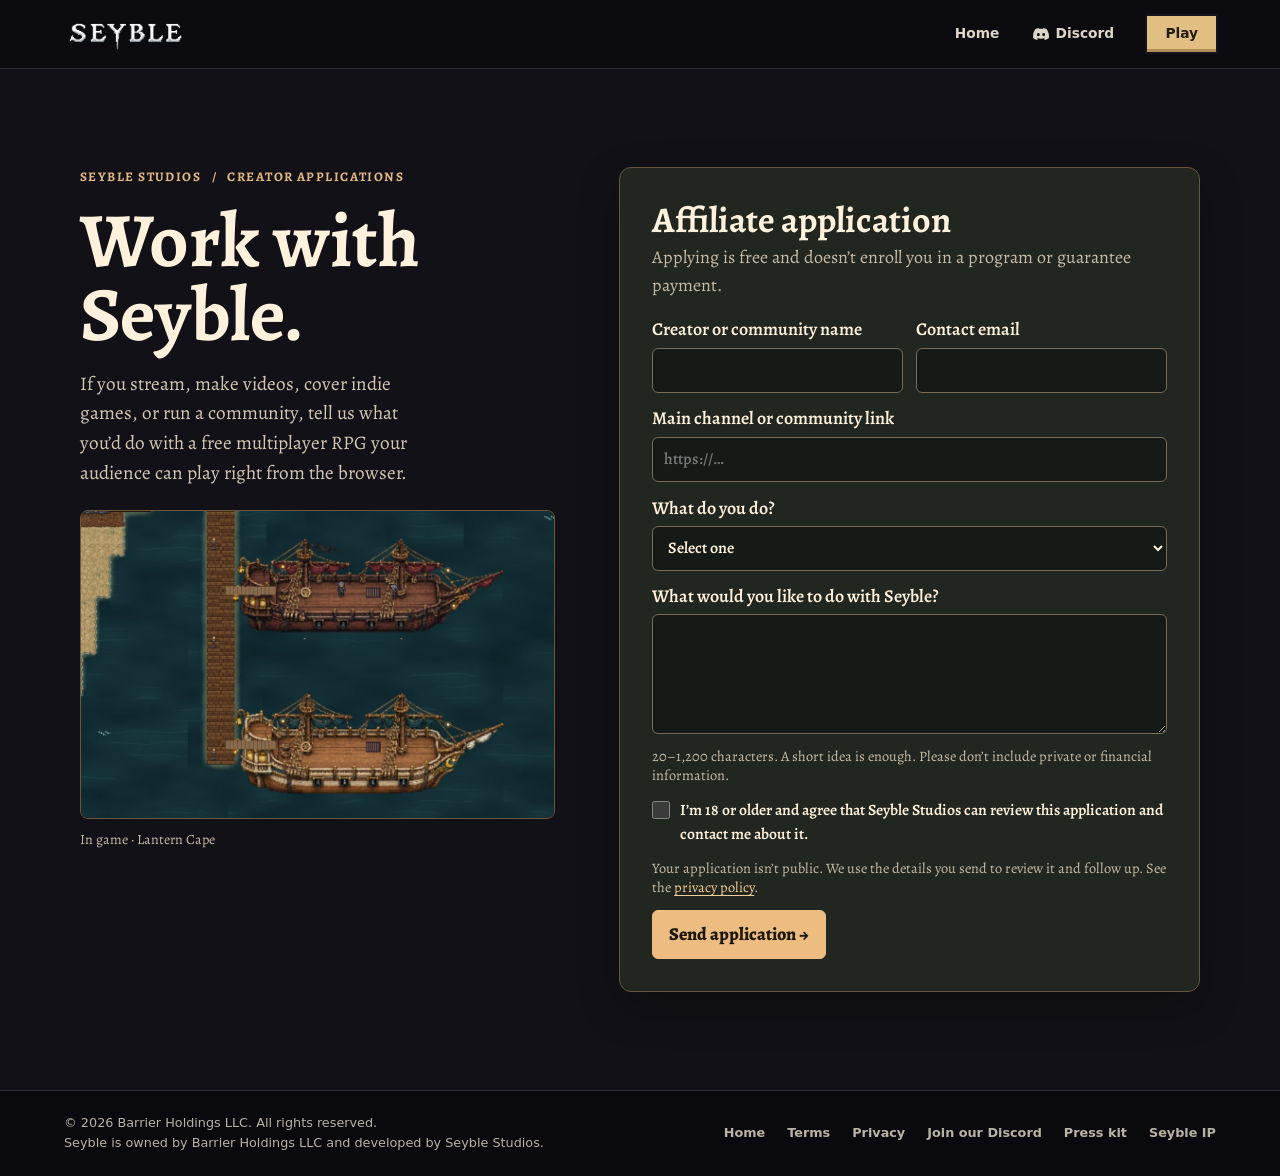
<file: affiliates/index.html>
<!doctype html>
<html lang="en">
<head>
  <meta charset="utf-8">
  <meta name="viewport" content="width=device-width, initial-scale=1">
  <meta name="theme-color" content="#171b19">
  <meta name="robots" content="noindex, follow">
  <meta name="description" content="Apply to work with Seyble as a creator, streamer, writer, or community organizer.">
  <meta http-equiv="Content-Security-Policy" content="default-src 'self'; img-src 'self'; connect-src https://cbabwpvvwerumifvbema.supabase.co; object-src 'none'; base-uri 'none'; form-action 'none'">
  <title>Affiliate applications | Seyble</title>
  <link rel="canonical" href="https://seyble.com/affiliates/">
  <link rel="icon" href="/favicon.ico" sizes="any">
  <link rel="stylesheet" href="/css/site.css?v=8">
  <link rel="stylesheet" href="portal.css?v=1">
  <script src="portal.js?v=1" defer></script>
</head>
<body>
  <a class="skip" href="#main">Skip to content</a>
  <header class="site-header"><div class="nav-wrap">
    <a class="wordmark" href="/"><img src="/assets/ob/wordmark-320.webp" srcset="/assets/ob/wordmark-320.webp 1x, /assets/ob/wordmark-640.webp 2x" width="320" height="103" alt="Seyble home"></a>
    <nav class="site-nav" aria-label="Main navigation"><a href="/">Home</a><a class="nav-discord" href="https://discord.gg/6zd7WXVFGQ" target="_blank" rel="noopener" aria-label="Join our Discord"><svg class="discord-icon" xmlns="http://www.w3.org/2000/svg" viewBox="0 0 127.14 96.36" aria-hidden="true"><path fill="currentColor" d="M107.7,8.07A105.15,105.15,0,0,0,81.47,0a72.06,72.06,0,0,0-3.36,6.83A97.68,97.68,0,0,0,49,6.83,72.37,72.37,0,0,0,45.64,0,105.89,105.89,0,0,0,19.39,8.09C2.79,32.65-1.71,56.6.54,80.21h0A105.73,105.73,0,0,0,32.71,96.36,77.7,77.7,0,0,0,39.6,85.25a68.42,68.42,0,0,1-10.85-5.18c.91-.66,1.8-1.34,2.66-2a75.57,75.57,0,0,0,64.32,0c.87.71,1.76,1.39,2.66,2a68.68,68.68,0,0,1-10.87,5.19,77,77,0,0,0,6.89,11.1A105.25,105.25,0,0,0,126.6,80.22h0C129.24,52.84,122.09,29.11,107.7,8.07ZM42.45,65.69C36.18,65.69,31,60,31,53s5-12.74,11.43-12.74S54,46,53.89,53,48.84,65.69,42.45,65.69Zm42.24,0C78.41,65.69,73.25,60,73.25,53s5-12.74,11.44-12.74S96.23,46,96.12,53,91.08,65.69,84.69,65.69Z"/></svg><span class="nav-full">Discord</span></a><a class="nav-play" href="/play/">Play</a></nav>
  </div></header>
  <main id="main" class="aff-main">
    <div class="aff-intro">
      <p class="aff-label">Seyble Studios &nbsp; / &nbsp; Creator applications</p>
      <h1>Work with Seyble.</h1>
      <p>If you stream, make videos, cover indie games, or run a community, tell us what you&rsquo;d do with a free multiplayer RPG your audience can play right from the browser.</p>
      <figure><img src="/assets/field-notes/lantern-cape-ships.jpg" alt="Wooden ships at the Lantern Cape docks in Seyble" width="1000" height="648" decoding="async"><figcaption>In game &middot; Lantern Cape</figcaption></figure>
    </div>
    <section class="aff-card" aria-labelledby="form-title">
      <h2 id="form-title">Affiliate application</h2>
      <p class="aff-muted">Applying is free and doesn&rsquo;t enroll you in a program or guarantee payment.</p>
      <noscript><p>This form requires JavaScript to submit.</p></noscript>
      <form id="affiliate-form" method="post">
        <div class="aff-grid">
          <label>Creator or community name<input name="name" required minlength="2" maxlength="80" autocomplete="nickname"></label>
          <label>Contact email<input name="email" type="email" required maxlength="254" autocomplete="email"></label>
        </div>
        <label>Main channel or community link<input name="channel" type="url" required maxlength="500" placeholder="https://…" inputmode="url"></label>
        <label>What do you do?<select name="kind" required>
          <option value="" disabled selected>Select one</option>
          <option value="streamer">Livestream</option><option value="video">Make videos</option>
          <option value="writer">Write about games</option><option value="community">Run a community</option><option value="other">Something else</option>
        </select></label>
        <label>What would you like to do with Seyble?
          <textarea name="pitch" required rows="4" minlength="20" maxlength="1200" aria-describedby="pitch-note"></textarea>
        </label>
        <p id="pitch-note" class="aff-hint">20–1,200 characters. A short idea is enough. Please don&rsquo;t include private or financial information.</p>
        <div class="aff-trap" aria-hidden="true"><label>Leave this blank<input name="website" tabindex="-1" autocomplete="off"></label></div>
        <label class="aff-check"><input name="adult" type="checkbox" required><span>I&rsquo;m 18 or older and agree that Seyble Studios can review this application and contact me about it.</span></label>
        <p class="aff-hint">Your application isn&rsquo;t public. We use the details you send to review it and follow up. See the <a href="/privacy/">privacy policy</a>.</p>
        <button type="submit" disabled>Send application <span aria-hidden="true">&rarr;</span></button>
        <p class="aff-status" id="submit-status" role="status" aria-live="polite" tabindex="-1"></p>
      </form>
    </section>
  </main>
  <footer class="site-footer"><div class="footer-wrap"><p>© 2026 Barrier Holdings LLC. All rights reserved.<br>Seyble is owned by Barrier Holdings LLC and developed by Seyble Studios.</p><nav aria-label="Footer"><a href="/">Home</a><a href="/terms/">Terms</a><a href="/privacy/">Privacy</a><a href="https://discord.gg/6zd7WXVFGQ" target="_blank" rel="noopener">Join our Discord</a><a href="/press/">Press kit</a><a href="/press/#seyble-ip">Seyble IP</a></nav></div></footer>
</body>
</html>
</file>
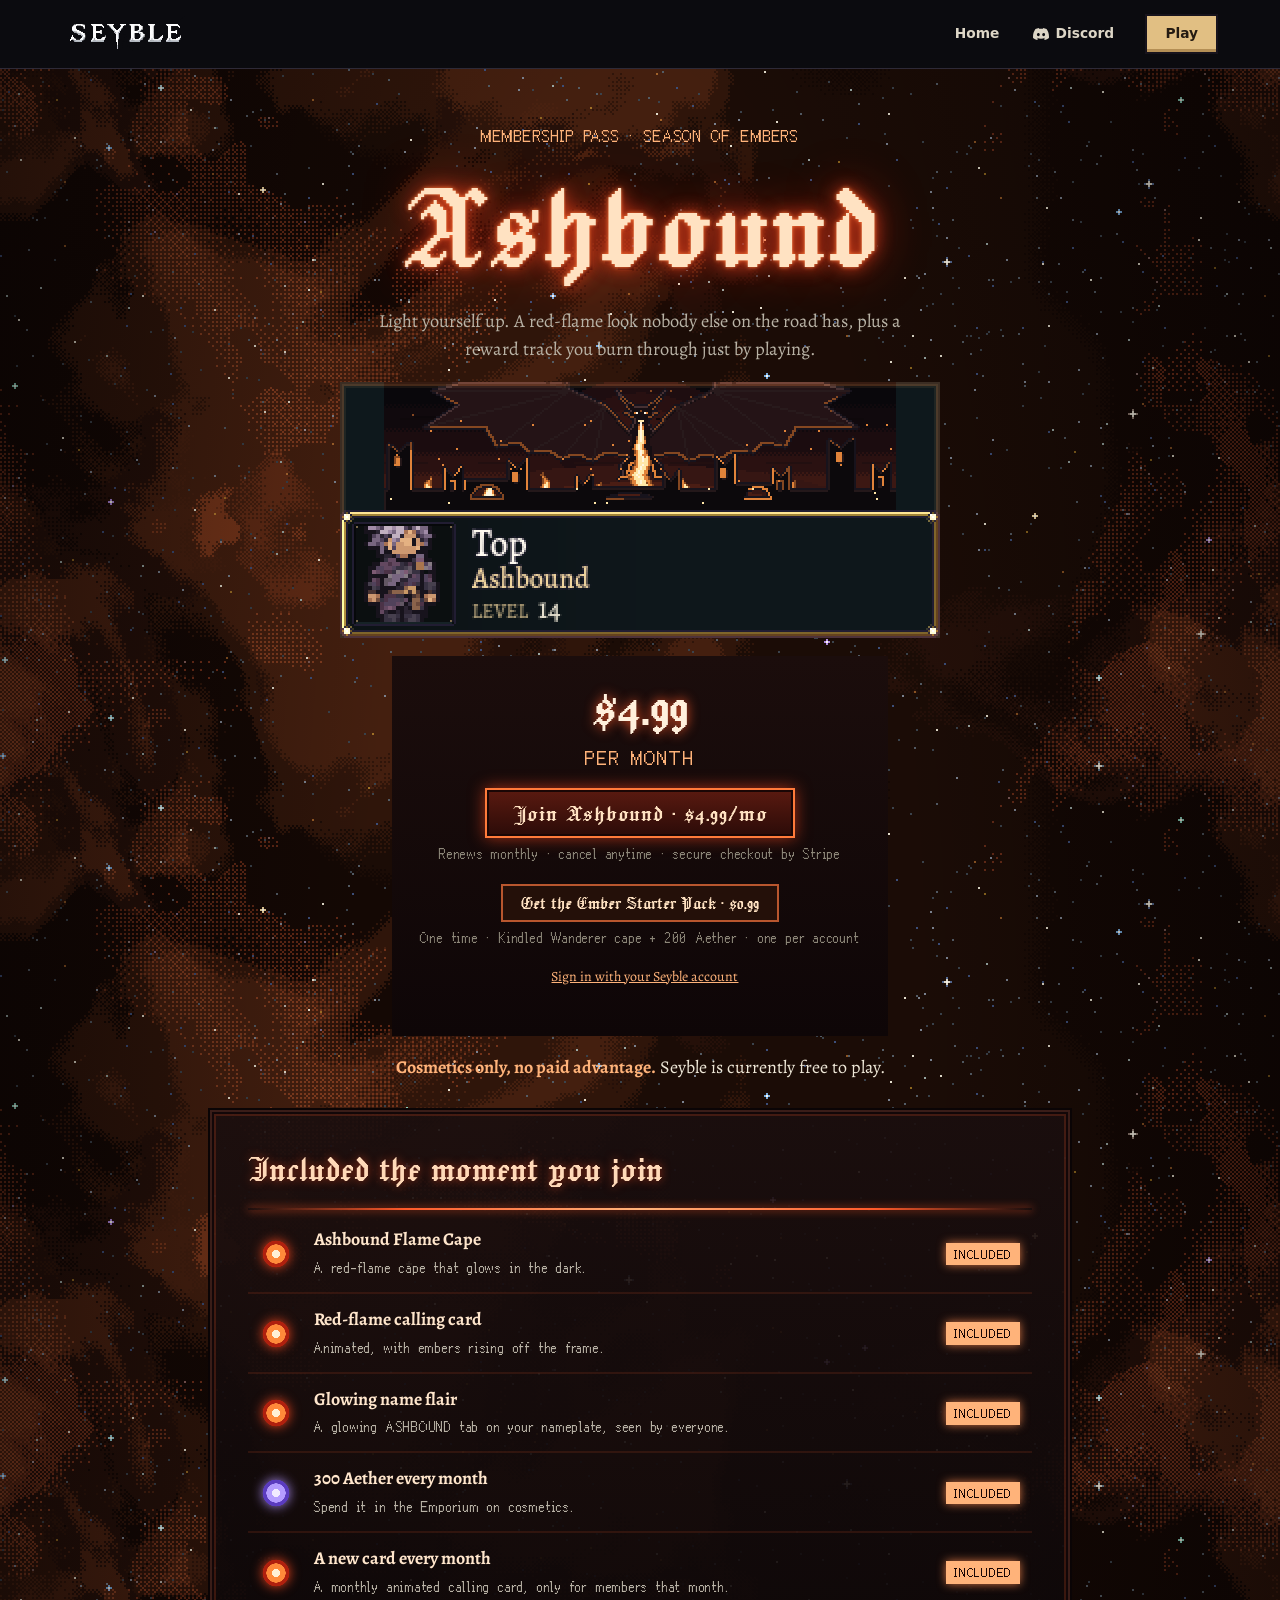
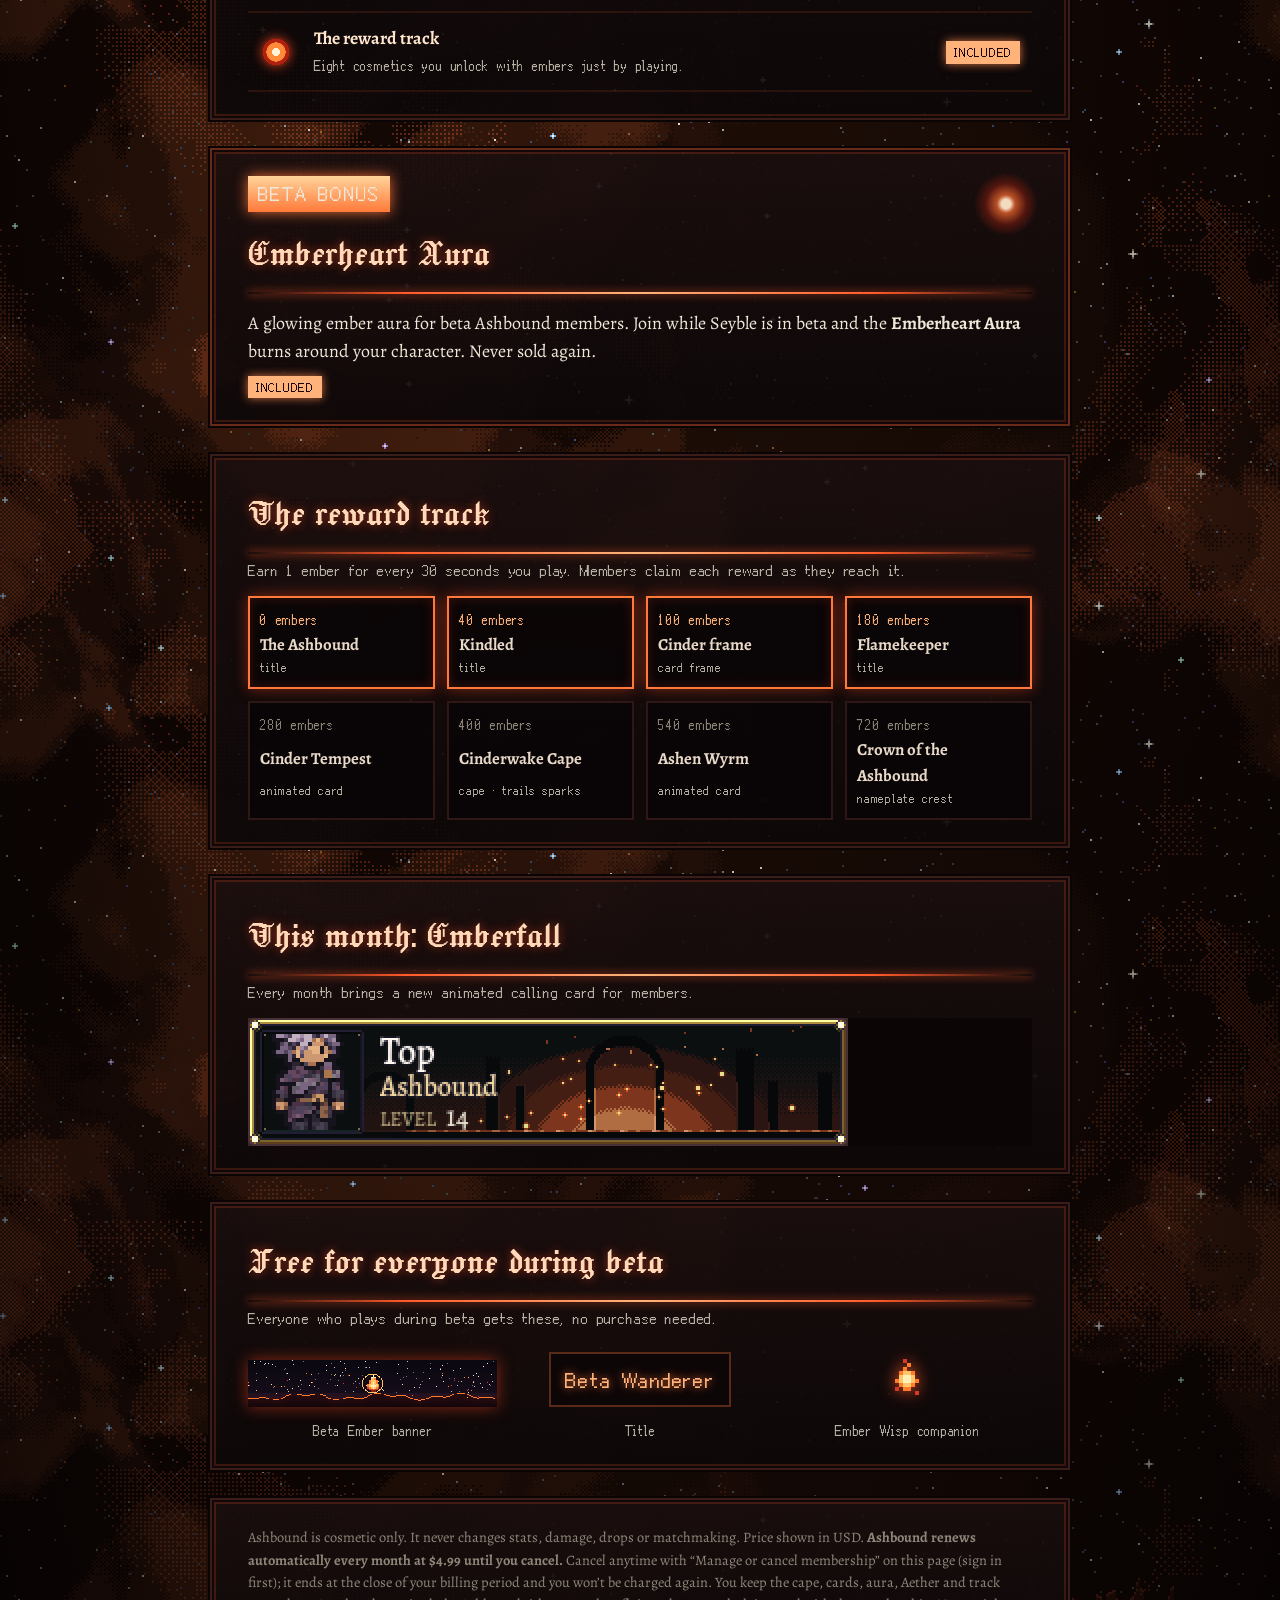
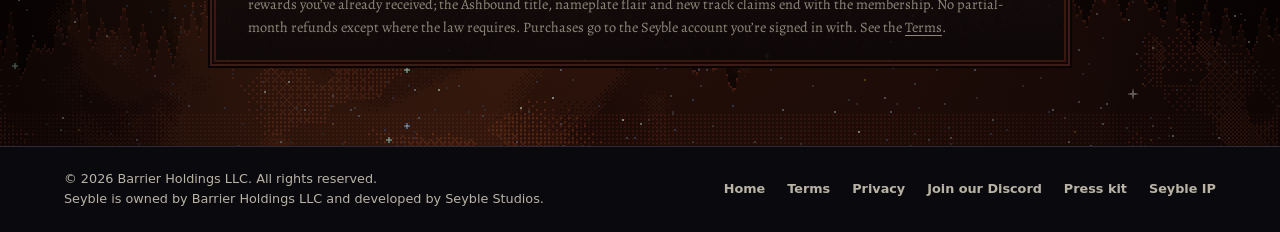
<file: ashbound/index.html>
<!doctype html>
<html lang="en">
<head>
  <meta charset="utf-8">
  <meta name="viewport" content="width=device-width, initial-scale=1">
  <meta name="theme-color" content="#070406">
  <meta name="description" content="Ashbound is Seyble's $4.99/month membership pass: a red-flame cape, animated calling cards, glowing flair, 300 Aether a month and a reward track. Cosmetics only, no paid advantage.">
  <meta http-equiv="Content-Security-Policy" content="default-src 'self'; img-src 'self'; media-src 'self'; connect-src https://cbabwpvvwerumifvbema.supabase.co; object-src 'none'; base-uri 'none'; form-action 'none'">
  <title>Ashbound membership | Seyble</title>
  <link rel="canonical" href="https://seyble.com/ashbound/">
  <link rel="icon" href="/favicon.ico" sizes="any">
  <link rel="preload" href="/assets/ashbound/Jacquard24-Regular.woff2" as="font" type="font/woff2" crossorigin>
  <link rel="stylesheet" href="/css/site.css?v=8">
  <link rel="stylesheet" href="ashbound.css?v=2">
</head>
<body class="ash">
  <a class="skip" href="#main">Skip to content</a>
  <header class="site-header"><div class="nav-wrap">
    <a class="wordmark" href="/"><img src="/assets/ob/wordmark-320.webp" srcset="/assets/ob/wordmark-320.webp 1x, /assets/ob/wordmark-640.webp 2x" width="320" height="103" alt="Seyble home"></a>
    <nav class="site-nav" aria-label="Main navigation"><a href="/">Home</a><a class="nav-discord" href="https://discord.gg/6zd7WXVFGQ" target="_blank" rel="noopener" aria-label="Join our Discord"><svg class="discord-icon" xmlns="http://www.w3.org/2000/svg" viewBox="0 0 127.14 96.36" aria-hidden="true"><path fill="currentColor" d="M107.7,8.07A105.15,105.15,0,0,0,81.47,0a72.06,72.06,0,0,0-3.36,6.83A97.68,97.68,0,0,0,49,6.83,72.37,72.37,0,0,0,45.64,0,105.89,105.89,0,0,0,19.39,8.09C2.79,32.65-1.71,56.6.54,80.21h0A105.73,105.73,0,0,0,32.71,96.36,77.7,77.7,0,0,0,39.6,85.25a68.42,68.42,0,0,1-10.85-5.18c.91-.66,1.8-1.34,2.66-2a75.57,75.57,0,0,0,64.32,0c.87.71,1.76,1.39,2.66,2a68.68,68.68,0,0,1-10.87,5.19,77,77,0,0,0,6.89,11.1A105.25,105.25,0,0,0,126.6,80.22h0C129.24,52.84,122.09,29.11,107.7,8.07ZM42.45,65.69C36.18,65.69,31,60,31,53s5-12.74,11.43-12.74S54,46,53.89,53,48.84,65.69,42.45,65.69Zm42.24,0C78.41,65.69,73.25,60,73.25,53s5-12.74,11.44-12.74S96.23,46,96.12,53,91.08,65.69,84.69,65.69Z"/></svg><span class="nav-full">Discord</span></a><a class="nav-play" href="/play/">Play</a></nav>
  </div></header>
  <main id="main" class="ash-main">
    <div class="sky" aria-hidden="true"><div class="l nebula"></div><div class="l dim"></div><div class="l bright"></div><div class="l dust"></div><div class="l horizon"></div><div class="embers"><i class="e e0"></i><i class="e e1"></i><i class="e e2"></i><i class="e e3"></i><i class="e e4"></i><i class="e e5"></i><i class="e e6"></i><i class="e e7"></i><i class="e e8"></i><i class="e e9"></i><i class="e e10"></i><i class="e e11"></i><i class="e e12"></i><i class="e e13"></i><i class="e e14"></i><i class="e e15"></i><i class="e e16"></i><i class="e e17"></i><i class="e e18"></i><i class="e e19"></i><i class="e e20"></i><i class="e e21"></i><i class="e e22"></i><i class="e e23"></i></div></div>
    <section class="hero">
      <p class="kicker">Membership pass &middot; Season of Embers</p>
      <h1>Ashbound</h1>
      <p class="lede">Light yourself up. A red-flame look nobody else on the road has, plus a reward track you burn through just by playing.</p>
      <figure class="card hero-card glow"><img src="/assets/ashbound/card-ashbound.png" width="300" height="128" alt="The Ashbound red-flame animated calling card"></figure>
      <div class="price glow"><span class="amt">$4.99</span><span class="per">per month</span>
        <button type="button" class="join" id="ash-join">Join Ashbound &middot; $4.99/mo</button>
        <p class="soon">Renews monthly &middot; cancel anytime &middot; secure checkout by Stripe</p>
        <button type="button" class="starter" id="ash-starter">Get the Ember Starter Pack &middot; $0.99</button>
        <p class="soon">One time &middot; Kindled Wanderer cape + 200 Aether &middot; one per account</p>
        <p class="acct"><span id="ash-who"></span> <button type="button" class="linkish" id="ash-signin-link">Sign in with your Seyble account</button><button type="button" class="linkish" id="ash-manage" hidden>Manage or cancel membership</button><button type="button" class="linkish" id="ash-signout" hidden>Sign out</button></p>
        <p id="ash-status" class="ash-status" role="status" aria-live="polite"></p>
      </div>
      <p class="promise"><b>Cosmetics only, no paid advantage.</b> Seyble is currently free to play.</p>
    </section>
    <section class="pane" aria-labelledby="inc">
      <h2 id="inc">Included the moment you join</h2>
      <ul class="included"><li><span class="ico ico-cape" aria-hidden="true"></span><div><b>Ashbound Flame Cape</b><small>A red-flame cape that glows in the dark.</small></div><em>Included</em></li><li><span class="ico ico-card" aria-hidden="true"></span><div><b>Red-flame calling card</b><small>Animated, with embers rising off the frame.</small></div><em>Included</em></li><li><span class="ico ico-flair" aria-hidden="true"></span><div><b>Glowing name flair</b><small>A glowing ASHBOUND tab on your nameplate, seen by everyone.</small></div><em>Included</em></li><li><span class="ico ico-aether" aria-hidden="true"></span><div><b>300 Aether every month</b><small>Spend it in the Emporium on cosmetics.</small></div><em>Included</em></li><li><span class="ico ico-month" aria-hidden="true"></span><div><b>A new card every month</b><small>A monthly animated calling card, only for members that month.</small></div><em>Included</em></li><li><span class="ico ico-track" aria-hidden="true"></span><div><b>The reward track</b><small>Eight cosmetics you unlock with embers just by playing.</small></div><em>Included</em></li></ul>
    </section>
    <section class="pane beta glow" aria-labelledby="beta">
      <p class="badge">Beta bonus</p>
      <h2 id="beta">Emberheart Aura</h2>
      <p>A glowing ember aura for beta Ashbound members. Join while Seyble is in beta and the <b>Emberheart Aura</b> burns around your character. Never sold again.</p>
      <span class="aura" aria-hidden="true"></span><em class="tag">Included</em>
    </section>
    <section class="pane" aria-labelledby="track-h">
      <h2 id="track-h">The reward track</h2>
      <p class="sub">Earn 1 ember for every 30 seconds you play. Members claim each reward as they reach it.</p>
      <ol class="track"><li class="node lit"><span class="cost">0</span><b>The Ashbound</b><small>title</small></li><li class="node lit"><span class="cost">40</span><b>Kindled</b><small>title</small></li><li class="node lit"><span class="cost">100</span><b>Cinder frame</b><small>card frame</small></li><li class="node lit"><span class="cost">180</span><b>Flamekeeper</b><small>title</small></li><li class="node"><span class="cost">280</span><b>Cinder Tempest</b><small>animated card</small></li><li class="node"><span class="cost">400</span><b>Cinderwake Cape</b><small>cape &middot; trails sparks</small></li><li class="node"><span class="cost">540</span><b>Ashen Wyrm</b><small>animated card</small></li><li class="node"><span class="cost">720</span><b>Crown of the Ashbound</b><small>nameplate crest</small></li></ol>
    </section>
    <section class="pane month" aria-labelledby="mo">
      <h2 id="mo">This month: Emberfall</h2>
      <p class="sub">Every month brings a new animated calling card for members.</p>
      <figure class="card glow"><img src="/assets/ashbound/card-monthly.png" width="300" height="64" alt="Emberfall, November's animated calling card"></figure>
    </section>
    <section class="pane free" aria-labelledby="free">
      <h2 id="free">Free for everyone during beta</h2>
      <p class="sub">Everyone who plays during beta gets these, no purchase needed.</p>
      <div class="gifts">
        <figure><img src="/assets/ashbound/beta-banner.png" width="292" height="56" alt="Beta Ember calling card banner"><figcaption>Beta Ember banner</figcaption></figure>
        <figure><span class="title-chip">Beta Wanderer</span><figcaption>Title</figcaption></figure>
        <figure><span class="wisp" role="img" aria-label="Ember Wisp companion"></span><figcaption>Ember Wisp companion</figcaption></figure>
      </div>
    </section>
    <section class="pane fine">
      <p>Ashbound is cosmetic only. It never changes stats, damage, drops or matchmaking. Price shown in USD. <b>Ashbound renews automatically every month at $4.99 until you cancel.</b> Cancel anytime with &ldquo;Manage or cancel membership&rdquo; on this page (sign in first); it ends at the close of your billing period and you won&rsquo;t be charged again. You keep the cape, cards, aura, Aether and track rewards you&rsquo;ve already received; the Ashbound title, nameplate flair and new track claims end with the membership. No partial-month refunds except where the law requires. Purchases go to the Seyble account you&rsquo;re signed in with. See the <a href="/terms/">Terms</a>.</p>
    </section>
  </main>
  <dialog id="ash-signin" class="ash-dialog" aria-labelledby="ash-signin-h">
    <h2 id="ash-signin-h">Sign in to Seyble</h2>
    <p class="sub">Use the email on your Seyble account. Your purchase lands on that account automatically.</p>
    <form id="ash-form-email"><div id="ash-step-email"><label for="ash-email">Email</label><input id="ash-email" type="email" autocomplete="email" required><button type="submit" class="join small">Send me a code</button></div></form>
    <form id="ash-form-code"><div id="ash-step-code" hidden><label for="ash-code">Code from your email</label><input id="ash-code" inputmode="numeric" autocomplete="one-time-code" maxlength="10" required><button type="submit" class="join small">Sign in</button><button type="button" class="linkish" id="ash-resend">Send a new code</button></div></form>
    <p id="ash-signin-msg" class="ash-status" role="status" aria-live="polite"></p>
    <button type="button" class="linkish" id="ash-cancel">Close</button>
  </dialog>
  <div id="ash-success" class="ash-success" hidden role="dialog" aria-labelledby="ash-success-h">
    <div class="burst" aria-hidden="true"><i></i><i></i><i></i><i></i><i></i><i></i><i></i><i></i><i></i><i></i><i></i><i></i></div>
    <div class="ash-success-box glow">
      <p class="kicker">Payment received</p>
      <h2 id="ash-success-h">Welcome to the fire</h2>
      <button type="button" class="join" id="ash-reveal">Reveal your rewards</button>
      <ul class="reveal"><li><span class="ico ico-cape"></span>Ashbound Flame Cape</li><li><span class="ico ico-card"></span>Red-flame calling card</li><li><span class="ico ico-flair"></span>Glowing nameplate flair</li><li><span class="ico ico-aether"></span>300 Aether</li><li><span class="aura mini"></span>Emberheart Aura</li></ul>
      <p id="ash-success-note" class="ash-status" role="status" aria-live="polite"></p>
      <button type="button" class="linkish" id="ash-success-close">Close</button>
    </div>
  </div>
  <script src="ashbound.js?v=1" defer></script>
  <footer class="site-footer"><div class="footer-wrap"><p>© 2026 Barrier Holdings LLC. All rights reserved.<br>Seyble is owned by Barrier Holdings LLC and developed by Seyble Studios.</p><nav aria-label="Footer"><a href="/">Home</a><a href="/terms/">Terms</a><a href="/privacy/">Privacy</a><a href="https://discord.gg/6zd7WXVFGQ" target="_blank" rel="noopener">Join our Discord</a><a href="/press/">Press kit</a><a href="/press/#seyble-ip">Seyble IP</a></nav></div></footer>
</body>
</html>
</file>
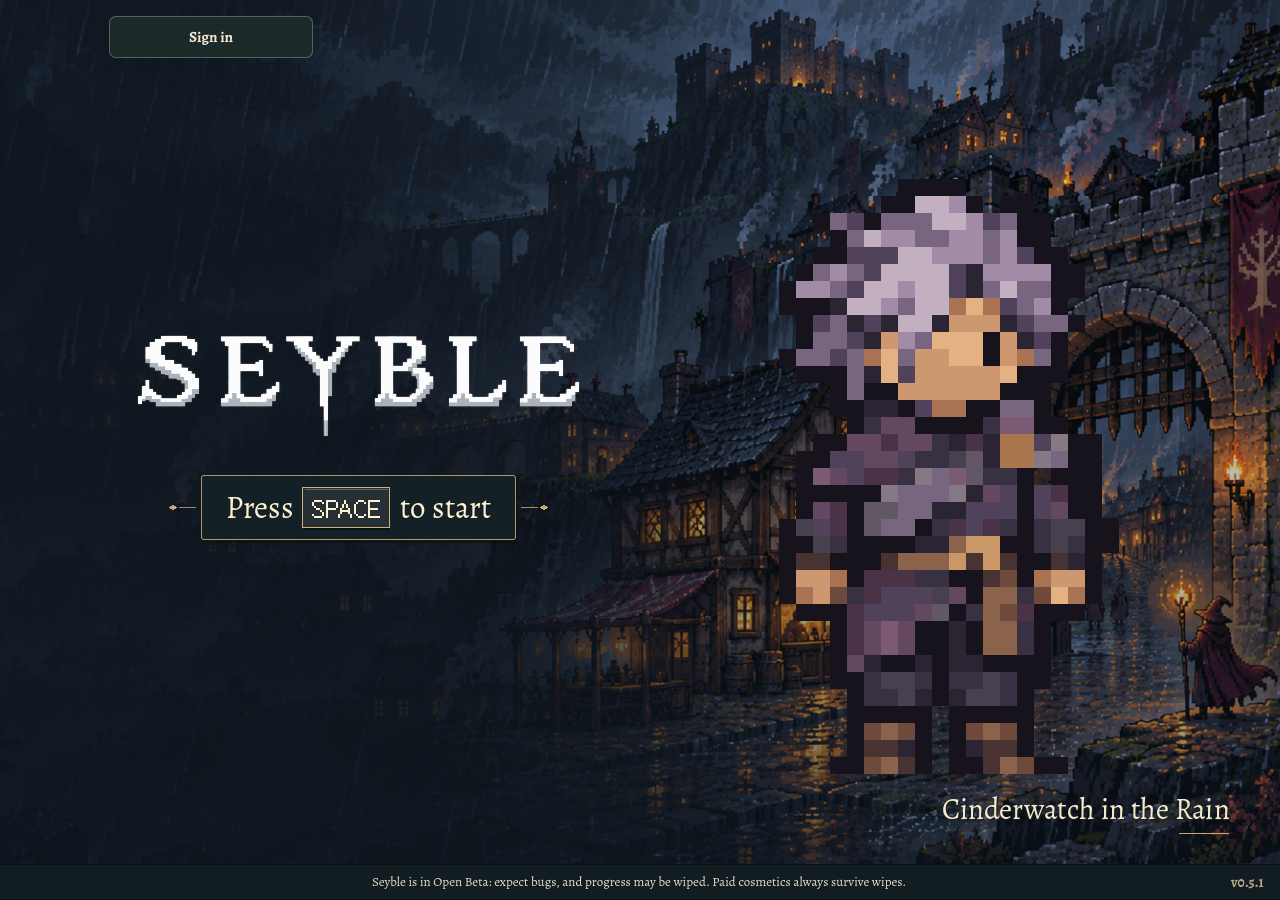
<file: play/index.html>
<!DOCTYPE html>
<html lang="en">
	<head>
		<script>(function(){if(window.__seybleAudioHook)return;window.__seybleAudioHook=true;var Orig=window.AudioContext||window.webkitAudioContext;if(!Orig)return;function Wrap(opts){var ctx=new Orig(opts);window.__sableAudioCtx=ctx;return ctx;}Wrap.prototype=Orig.prototype;window.AudioContext=Wrap;if(window.webkitAudioContext)window.webkitAudioContext=Wrap;})();</script>

		<meta charset="utf-8">
		<meta http-equiv="Cache-Control" content="no-cache">
		<meta http-equiv="Pragma" content="no-cache">
		<meta name="viewport" content="width=device-width, initial-scale=1, viewport-fit=cover">
		<meta name="mobile-web-app-capable" content="yes">
		<meta name="apple-mobile-web-app-capable" content="yes">
		<meta name="apple-mobile-web-app-title" content="Seyble">
		<meta http-equiv="Content-Security-Policy" content="script-src 'self' 'unsafe-inline' 'unsafe-eval' blob: https://*.stripe.com https://*.link.com; frame-src https://*.stripe.com https://*.link.com; connect-src 'self' https: wss: blob: http://localhost:* http://127.0.0.1:* ws:">
		<title>Seyble</title>
		<script id="seyble-boot-assets">
const GODOT_CONFIG = {"args":["--audio-output-latency","190"],"canvasResizePolicy":2,"emscriptenPoolSize":8,"ensureCrossOriginIsolationHeaders":true,"executable":"index.2e22227a2ab4","experimentalVK":false,"fileSizes":{"index.2e22227a2ab4.pck":32794396,"index.2e22227a2ab4.wasm":39514754},"focusCanvas":true,"gdextensionLibs":[],"godotPoolSize":4};
// The release script stamps the pack filename. Direct exports can have a custom name.
const SEYBLE_BOOT = {mainPack: "index.2e22227a2ab4.pck"};
if (!(SEYBLE_BOOT.mainPack in GODOT_CONFIG.fileSizes)) {
	SEYBLE_BOOT.mainPack = GODOT_CONFIG.executable + '.pck';
}
const loaderPreload = document.createElement('link');
loaderPreload.rel = 'preload';
loaderPreload.as = 'script';
loaderPreload.href = GODOT_CONFIG.executable + '.js';
document.head.appendChild(loaderPreload);
// Migrate existing players once, outside the startup download path.
if (window.isSecureContext && 'caches' in window) {
    caches.has('sable-play-game-packs-v1').then(async present => {
        if (!present) return;
        if ('serviceWorker' in navigator) {
            try {
                await navigator.serviceWorker.register('./seyble-cache-migration.js', {scope: './.cache-migration/'});
                return;
            } catch (_) {
                // Storage can be available even when worker registration is denied.
            }
        }
        await caches.delete('sable-play-game-packs-v1');
    }).catch(() => {});
}

const startupAssets = (() => {
	const runtime = GODOT_CONFIG.executable + '.wasm';
	const files = new Map([
		[SEYBLE_BOOT.mainPack, 'seyble-play-game-packs-v1'],
		[runtime, 'seyble-play-engines-v1'],
	]);
	const receivedFromCache = new Map();
	const pending = new Map();
	const networkFetch = window.fetch ? window.fetch.bind(window) : null;

	async function download(file, cacheName) {
		// Unversioned local exports can replace a file with another of the same size.
		if (!/\.[a-f0-9]{7,40}\.(?:pck|wasm)$/.test(file)) return networkFetch(file);
		const url = new URL(file, location.href).href;
		const size = GODOT_CONFIG.fileSizes[file];
		let cache;
		try {
			cache = await window.caches.open(cacheName);
			const saved = await cache.match(url);
			if (saved && Number(saved.headers.get('Content-Length')) === size) {
				receivedFromCache.set(url, cache);
				return saved;
			}
			if (saved) await cache.delete(url);
		} catch (_) {
			// Private browsing and restricted storage can still play from the network.
		}

		const response = await networkFetch(file);
		if (!cache || response.status !== 200 || response.url !== url ||
				!response.body || typeof TransformStream === 'undefined') return response;

		// A complete download becomes visible in the cache after its decoded size matches.
		// Stream into storage so loading can continue if a cache write fails or hits quota.
		let count = 0;
		const checked = response.clone().body.pipeThrough(new TransformStream({
			transform(chunk, controller) {
				count += chunk.byteLength;
				controller.enqueue(chunk);
			},
			flush() {
				if (count !== size) throw new Error('Incomplete game download.');
			},
		}));
		const headers = {
			'Content-Type': file === runtime ? 'application/wasm' : 'application/octet-stream',
			'Content-Length': String(size),
		};
		cache.put(url, new Response(checked, {headers})).then(async () => {
			const entries = await cache.keys();
			await Promise.all(entries.slice(0, -2).map(entry => cache.delete(entry)));
		}).catch(() => {});
		return response;
	}

	if (networkFetch && window.WebAssembly && window.WebGL2RenderingContext && window.isSecureContext) {
		for (const [file, cacheName] of files) {
			const request = download(file, cacheName);
			request.catch(() => {}); // The engine may still be downloading when this settles.
			pending.set(file, request);
		}
	}
	return {
		take(file) {
			const request = pending.get(file);
			pending.delete(file);
			return request;
		},
		clearBadEntries() {
			for (const [url, cache] of receivedFromCache) cache.delete(url).catch(() => {});
		},
	};
})();
		</script>
		<!-- Seyble web shell (export preset html/custom_html_shell). No Godot branding: dark starry
		     loader with the Gloamwood title art, a thin progress bar and a percentage. Keeps the
		     ids deploy_web.sh and tools/web_smoke_cdp.mjs rely on: #status (removed when the game
		     starts), #status-progress (a real <progress> carrying value/max), #status-notice. -->
		<style>
@font-face {
	font-family: 'SeybleTitle';
	src: url('index.2e22227a2ab4.title.ttf') format('truetype');
	font-display: swap;
}

html, body, #canvas {
	margin: 0;
	padding: 0;
	border: 0;
}

body {
	color: #e5dfce;
	background-color: #0b0f10;
	overflow: hidden;
	overscroll-behavior: none;
}

#canvas {
	touch-action: none;
	display: block;
	width: 100%;
	height: 100%;
	position: absolute;
	inset: 0;
}

#canvas:focus {
	outline: none;
}

#seyble-fullscreen {
	position: fixed;
	z-index: 2;
	top: max(4px, env(safe-area-inset-top));
	left: 45%;
	transform: translateX(-50%);
	min-height: 44px;
	padding: 0 .8rem;
	border: 1px solid #8b7758;
	border-radius: 4px;
	background: #172025;
	color: #eee3cd;
	font: 15px/1.25 Georgia, serif;
	touch-action: manipulation;
}
#seyble-fullscreen[hidden], body:has(dialog[open]) #seyble-fullscreen { display: none; }
#seyble-fullscreen-help {
	box-sizing: border-box;
	width: min(24rem, calc(100% - 2rem));
	border: 1px solid #99835d;
	background: #141d22;
	color: #eee3cd;
	font: 16px/1.45 Georgia, serif;
}
#seyble-fullscreen-help::backdrop { background: #080c0fbb; }
#seyble-fullscreen-help h2, #seyble-fullscreen-help p { margin: 0 0 .65rem; }
#seyble-fullscreen-help button { min-height: 44px; padding: 0 .8rem; font: inherit; background: #233038; color: inherit; border: 1px solid #8b7758; }
#seyble-graphics-recovery {
	box-sizing: border-box;
	position: fixed;
	z-index: 3;
	width: min(25rem, calc(100% - 2rem));
	max-height: calc(100% - 2rem);
	padding: 1.35rem;
	border: 1px solid #99835d;
	background: #141d22;
	color: #eee3cd;
	font: 16px/1.45 Georgia, serif;
}
#seyble-graphics-recovery::backdrop { background: #080c0fe8; }
#seyble-graphics-recovery h2 { margin: 0; color: #f1dfb3; font-family: SeybleTitle, Georgia, serif; }
#seyble-graphics-recovery p { margin: .65rem 0; }
#seyble-graphics-recovery button {
	min-height: 44px;
	padding: .45rem .85rem;
	border: 1px solid #8b7758;
	background: #233038;
	color: inherit;
	font: inherit;
	cursor: pointer;
}
#seyble-graphics-recovery button:focus-visible { outline: 2px solid #e5c887; outline-offset: 2px; }
@media (pointer: coarse) {
	#canvas {
		left: env(safe-area-inset-left, 0px);
		top: env(safe-area-inset-top, 0px);
		width: calc(100% - env(safe-area-inset-left, 0px) - env(safe-area-inset-right, 0px));
		height: calc(100% - env(safe-area-inset-top, 0px) - env(safe-area-inset-bottom, 0px));
		height: calc(100dvh - env(safe-area-inset-top, 0px) - env(safe-area-inset-bottom, 0px));
	}
}
#seyble-mobile-account {
	color-scheme: dark;
	box-sizing: border-box;
	position: fixed;
	inset: auto 0;
	top: var(--account-center, 50%);
	transform: translateY(-50%);
	width: min(27rem, calc(100vw - env(safe-area-inset-left) - env(safe-area-inset-right) - 1.5rem));
	max-height: calc(100% - 1rem);
	max-height: calc(var(--account-height, 100dvh) - env(safe-area-inset-top) - env(safe-area-inset-bottom) - 1rem);
	margin: 0 auto;
	padding: clamp(1rem, 4vw, 1.65rem);
	border: 1px solid #99835d;
	background: #141d22;
	color: #e5dfce;
	font: 16px/1.45 Georgia, serif;
	overflow: auto;
	overscroll-behavior: contain;
	touch-action: pan-y;
}
#seyble-mobile-account::backdrop { background: rgba(8,12,15,.88); }
#seyble-mobile-account [hidden] { display: none; }
#seyble-mobile-account h1 { margin: 0; color: #f1dfb3; font: 600 1.65rem/1.1 SeybleTitle, Georgia, serif; }
#seyble-mobile-account p { margin: .65rem 0 .9rem; }
#seyble-mobile-account label { display: block; margin: .6rem 0; }
#seyble-mobile-account input, #seyble-mobile-account button {
	box-sizing: border-box; width: 100%; min-height: 44px; border: 1px solid #73664e;
	padding: .45rem .7rem; border-radius: 3px; font: inherit; color: inherit;
}
#seyble-mobile-account input { display: block; margin-top: .2rem; background: #0e151b; }
#seyble-mobile-account button { margin: .2rem 0; background: #233038; cursor: pointer; }
#seyble-mobile-account button[type=submit] { background: #d7bc83; color: #1e211f; font-weight: 700; }
#seyble-mobile-account button:disabled { opacity: .58; }
#seyble-mobile-account :focus-visible { outline: 2px solid #e5c887; outline-offset: 1px; }
#seyble-mobile-account [role=status] { color: #aed9df; }

#status {
	position: absolute;
	inset: 0;
	background-color: #0b0f10;
	display: flex;
	flex-direction: column;
	justify-content: center;
	align-items: center;
	visibility: hidden;
	overflow: hidden;
	font-family: 'Alegreya', Georgia, 'Palatino Linotype', 'Noto Serif', serif;
}

#status {
	--wordmark-width: min(47vw, 116vh, 680px);
	--logo-x: 30%;
	--logo-y: 43%;
	color: #f6e9cb;
	background: #101d24;
}
#seyble-backdrop, .arrival-vista, #sable-stars {
	position: absolute;
	inset: 0;
	width: 100%;
	height: 100%;
}
#seyble-backdrop { overflow: hidden; z-index: 0; pointer-events: none; background-size: cover; background-position: 64% 50%; }
.arrival-vista {
	object-fit: cover;
	object-position: 64% 50%;
	opacity: 0;
	transition: opacity .9s ease-in-out;
}
#sable-stars {
	z-index: 1;
	pointer-events: none;
	background: linear-gradient(0deg,rgba(12,23,33,.35),transparent 65%),
		linear-gradient(90deg,rgba(12,23,33,.52),rgba(12,23,33,.04));
}
#arrival-wordmark {
	z-index: 2;
	position: absolute;
	left: var(--logo-x);
	top: var(--logo-y);
	transform: translate(-50%, -50%);
	width: var(--wordmark-width);
	aspect-ratio: 3 / 1;
	background: var(--wordmark-preview) center / contain no-repeat;
}
#sable-title {
	display: block;
	width: 100%;
	height: 100%;
	opacity: 0;
}
#arrival-wordmark.ready { background-image: none; }
#arrival-wordmark.ready #sable-title { opacity: 1; }
#arrival-progress {
	z-index: 2;
	position: absolute;
	left: var(--logo-x);
	top: calc(var(--logo-y) + var(--wordmark-width) / 6 + 11px);
	transform: translateX(-50%);
	width: clamp(164px, 21vw, 264px);
	text-align: center;
}
#sable-bar {
	position: relative;
	height: 4px;
	padding: 2px;
	border: 1px solid #97815d;
	background: rgba(14,26,33,.9);
	box-shadow: 0 2px 5px #10151a;
	overflow: hidden;
}
#sable-fill {
	position: absolute;
	inset: 2px auto 2px 0;
	width: 0;
	background: linear-gradient(90deg, #997649, #f4d99b);
	transition: width .22s ease;
}
#sable-bar.indeterminate #sable-fill { width: 30%; animation: sable-sweep 1.4s ease-in-out infinite; }
#sable-pct {
	margin-top: 9px;
	font: 500 clamp(13px,1.4vw,17px)/1.35 Georgia,serif;
	font-variant-numeric: tabular-nums;
	letter-spacing: .08em;
	color: #ffedc7;
	text-shadow: 0 1px 3px #101820;
}
#arrival-location {
	z-index: 2;
	position: absolute;
	right: max(4%,env(safe-area-inset-right));
	bottom: max(7.3%,env(safe-area-inset-bottom));
	margin: 0;
	padding-bottom: 6px;
	font: clamp(16px,2vw,28px)/1.3 Georgia,serif;
	text-shadow: 0 1px 3px #101820;
}
#arrival-location::after {
	content: "";
	position: absolute;
	right: 0;
	bottom: 0;
	width: 50px;
	border-bottom: 1px solid #c6a776;
}
#status.notice #arrival-progress { display: none; }
@media (orientation: portrait) {
	#status { --logo-x: 50%; --logo-y: 41%; --wordmark-width: min(88vw,680px); }
	#arrival-progress { width: min(52vw,264px); }
}
@media (prefers-reduced-motion: reduce) {
	.arrival-vista, #sable-fill { transition: none; }
	#sable-bar.indeterminate #sable-fill { animation: none; left: 35%; }
}

#status{--preview-cinder-skerry:url("[data-uri]");--preview-lantern-cape:url("[data-uri]");--preview-waygate:url("[data-uri]");--wordmark-preview:url("[data-uri]")}
/* The real <progress> keeps value/max for the stall watchdog and smoke test; the bar above draws it. */
#status-progress {
	position: absolute;
	width: 1px;
	height: 1px;
	opacity: 0;
	pointer-events: none;
}

#status-notice {
	display: none;
	position: relative;
	max-width: 32rem;
	margin: 1.6rem 2rem 0;
	padding: 1rem 1.2rem;
	background-color: rgba(11, 15, 16, 0.92);
	border: 1px solid #c0614f;
	border-radius: 2px;
	color: #e5dfce;
	font-family: 'Noto Sans', 'Droid Sans', Arial, sans-serif;
	line-height: 1.4;
	text-align: center;
	z-index: 1;
}

#status.notice #sable-bar, #status.notice #sable-pct {
	display: none;
}

@keyframes sable-twinkle {
	from { opacity: 0.35; }
	to { opacity: 1; }
}

@keyframes sable-drift {
	from { transform: scale(1.02) translate(0, 0); }
	to { transform: scale(1.06) translate(-1%, -1%); }
}

@keyframes sable-sweep {
	from { left: -30%; }
	to { left: 100%; }
}
#seyble-checkout {
	box-sizing: border-box;
	width: min(28rem, calc(100% - 2rem));
	max-height: calc(100dvh - 1rem);
	overflow-y: auto;
	padding: 1.6rem;
	color: #e9dfcc;
	background: #1d1b24;
	border: 1px solid #8f7c60;
	font: 1rem/1.5 Georgia, serif;
}
#seyble-checkout::backdrop { background: rgba(8, 8, 12, .82); }
#seyble-checkout h2 { margin: 0; }
#seyble-checkout a, #seyble-checkout button {
	display: inline-block;
	box-sizing: border-box;
	min-height: 44px;
	touch-action: manipulation;
	padding: .65rem 1rem;
	color: #fff2d4;
	background: #342a41;
	border: 1px solid #a58e65;
	font: inherit;
	cursor: pointer;
}
#seyble-checkout form { display: inline-block; margin: .5rem 0 0; }
#seyble-checkout :focus-visible { outline: 2px solid #e3ca90; outline-offset: 3px; }
		</style>
		<link id="-gd-engine-icon" rel="icon" type="image/png" href="index.icon.png" />
<link rel="apple-touch-icon" href="index.apple-touch-icon.png"/>
<script src="index.2e22227a2ab4.voice.js"></script>
			<script>window.SABLE_SERVER="wss://51-81-86-210.sslip.io/ws";</script>
	</head>
	<body>
		<canvas id="canvas">
			Your browser does not support the canvas tag.
		</canvas>
		<button id="seyble-fullscreen" type="button" hidden>Full screen</button>
		<dialog id="seyble-fullscreen-help" aria-labelledby="seyble-fullscreen-title">
			<h2 id="seyble-fullscreen-title">Full screen</h2>
			<p></p>
			<form method="dialog"><button>Back to game</button></form>
		</dialog>
		<dialog id="seyble-mobile-account" aria-labelledby="seyble-account-title">
			<form novalidate>
				<h1 id="seyble-account-title" tabindex="-1" autofocus></h1>
				<p data-account-reason></p>
				<label><span></span><input name="username" autocomplete="username" autocapitalize="none" spellcheck="false" maxlength="17"></label>
				<label><span></span><input name="email" type="email" autocomplete="email" autocapitalize="none" spellcheck="false" maxlength="254"></label>
				<label><span></span><input name="phone" type="tel" autocomplete="tel" maxlength="16"></label>
				<label><span></span><input name="code" type="text" inputmode="numeric" autocomplete="one-time-code" maxlength="10"></label>
				<label><span></span><input name="invite" type="text" autocapitalize="none" spellcheck="false" maxlength="256"></label>
				<button type="button" data-action="invite"></button>
				<p role="status" aria-live="polite"></p>
				<button type="submit" data-action="submit"></button>
				<button type="button" data-action="switch"></button>
				<button type="button" data-action="later"></button>
			</form>
		</dialog>
		<dialog id="seyble-checkout" aria-labelledby="seyble-checkout-title" aria-describedby="seyble-checkout-message">
			<h2 id="seyble-checkout-title">Aether checkout</h2>
			<p id="seyble-checkout-message">Open Stripe to pay securely. Your game will stay open here.</p>
			<a id="seyble-checkout-link" target="_blank" rel="noopener noreferrer" autofocus>Continue to Stripe</a>
			<form method="dialog"><button>Back to game</button></form>
		</dialog>
		<dialog id="seyble-graphics-recovery" aria-labelledby="seyble-graphics-title" aria-describedby="seyble-graphics-message">
			<h2 id="seyble-graphics-title">Graphics stopped</h2>
			<p id="seyble-graphics-message">Restart Seyble to return to the game. Your saved progress stays available. Recent unsaved changes may be lost.</p>
			<button type="button">Restart Seyble</button>
			<p data-controller-hint hidden>Press A or Menu on your controller.</p>
			<p role="status"></p>
		</dialog>

		<noscript>
			SABLE needs JavaScript to run.
		</noscript>

		<div id="status">
			<div id="seyble-backdrop" aria-hidden="true"><img class="arrival-vista" alt=""><img class="arrival-vista" alt=""></div>
			<div id="sable-stars" aria-hidden="true"></div>
			<div id="arrival-wordmark"><img id="sable-title" src="../assets/title_logo_pixel09.png" width="2172" height="724" fetchpriority="high" decoding="async" alt="Seyble"></div>
			<div id="arrival-progress">
				<div id="sable-bar" class="indeterminate" aria-hidden="true"><div id="sable-fill"></div></div>
				<div id="sable-pct" aria-hidden="true">Loading…</div>
				<progress id="status-progress" aria-label="Game download progress"></progress>
			</div>
			<p id="arrival-location"></p>
			<div id="status-notice"></div>
		</div>

		<script id="seyble-arrival-scenes">
(() => {
	const views = [
		['cinderwatch_rain', 'Cinderwatch in the Rain', '92% 50%'],
		['firefly_hollow', 'Firefly Hollow', '90% 50%'],
		['lantern_sea', 'The Lantern Sea', '90% 50%']
	];
	const frames = Array.from(document.querySelectorAll('.arrival-vista'));
	const caption = document.getElementById('arrival-location');
	const backdrop = document.getElementById('seyble-backdrop');
	const logo = document.getElementById('sable-title');
	logo.decode().then(() => logo.parentElement.classList.add('ready')).catch(()=>{});
	const media = matchMedia('(prefers-reduced-motion: reduce)');
	let current = 0;
	let front = 0, swap = null, timer = 0, frozen = false;
	function remember(index) {
		try { sessionStorage.setItem('seyble.arrival.last', String(index)); } catch {}
	}
	function visibleIndex() {
		return swap !== null && Number(getComputedStyle(frames[1-front]).opacity) >= .5 ? swap : current;
	}
	window.seybleArrivalFreeze = () => {
		if (!frozen) {
			current = visibleIndex();
			swap = null;
			frozen = true;
			clearTimeout(timer);
			remember(current);
		}
		return current;
	};
	function schedule() {
		clearTimeout(timer);
		if (!frozen && !media.matches && !document.hidden) timer = setTimeout(change,8000);
	}
	async function change() {
		const index = (current + 1) % views.length;
		const frame = frames[1-front];
		frame.style.zIndex = '2';
		frame.style.opacity = '0';
		frame.style.objectPosition = views[index][2];
		frame.src = 'arrival/'+views[index][0]+'.png';
		try { await frame.decode(); } catch { schedule(); return; }
		if (frozen || media.matches || document.hidden) { schedule(); return; }
		swap = index;
		void frame.offsetWidth;
		frame.style.opacity = '1';
		timer = setTimeout(() => {
			if (frozen) return;
			frames[front].style.opacity = '0';
			frames[front].style.zIndex = '0';
			frame.style.zIndex = '1';
			front = 1-front;
			current = index;
			swap = null;
			caption.textContent = views[current][1];
			remember(current);
			schedule();
		},920);
	}
	function onPreferenceOrVisibility() {
		if (swap === null) schedule();
	}
	document.addEventListener('visibilitychange',onPreferenceOrVisibility);
	media.addEventListener('change',onPreferenceOrVisibility);
	const initial = frames[0];
	initial.style.zIndex = '1';
	initial.style.objectPosition = views[current][2];
	initial.fetchPriority = 'high';
	initial.src = 'arrival/'+views[current][0]+'.png';
	initial.decode().then(() => {
		if (front === 0 && swap === null) initial.style.opacity = '1';
	}).catch(()=>{});
	caption.textContent = views[current][1];
	remember(current);
	schedule();
})();

</script>
		<script id="seyble-mobile-account-bridge">
(() => {
	const dialog = document.getElementById('seyble-mobile-account');
	const form = dialog.querySelector('form');
	const buttons = form.querySelectorAll('[data-action]');
	let handleAction = null;
	let phase = '';
	function fitKeyboard() {
		const viewport = window.visualViewport;
		if (!dialog.open || !viewport) return;
		dialog.style.setProperty('--account-height', viewport.height + 'px');
		dialog.style.setProperty('--account-center', (viewport.offsetTop + viewport.height / 2) + 'px');
	}
	window.visualViewport?.addEventListener('resize', fitKeyboard);
	window.visualViewport?.addEventListener('scroll', fitKeyboard);

	// The game owns the account flow and its validation. The browser owns text
	// entry, autofill and scrolling while this touch form is open.
	function act(action) {
		if (!handleAction || !dialog.open) return;
		const values = {};
		for (const input of form.querySelectorAll('input')) {
			if (!input.parentElement.hidden) values[input.name] = input.value;
		}
		handleAction(action, JSON.stringify(values));
	}
	form.addEventListener('submit', event => { event.preventDefault(); act('submit'); });
	for (const button of buttons) {
		if (button.type === 'button') button.addEventListener('click', () => act(button.dataset.action));
	}
	dialog.addEventListener('cancel', event => { event.preventDefault(); act('later'); });
	for (const name of ['pointerdown', 'pointerup', 'touchstart', 'touchend', 'keydown', 'keyup']) {
		dialog.addEventListener(name, event => event.stopPropagation());
	}
	window.SeybleMobileAccount = {
		available() {
			return typeof dialog.showModal === 'function' && matchMedia('(pointer: coarse)').matches;
		},
		present(payload, callback) {
			const state = JSON.parse(payload);
			handleAction = callback;
			form.querySelector('h1').textContent = state.heading;
			form.querySelector('[data-account-reason]').textContent = state.reason;
			const message = form.querySelector('[role=status]');
			message.textContent = state.message;
			message.hidden = !state.message;
			for (const input of form.querySelectorAll('input')) {
				const field = state.fields[input.name];
				const label = input.parentElement;
				label.hidden = !field;
				input.disabled = !field || state.busy;
				if (field) {
					label.querySelector('span').textContent = field.label;
					input.placeholder = field.hint;
					if (input.value !== field.value) input.value = field.value;
				} else input.value = '';
			}
			for (const button of buttons) {
				const text = state.actions[button.dataset.action];
				button.hidden = !text;
				button.disabled = state.busy;
				button.textContent = text || '';
			}
			if (!dialog.open) dialog.showModal();
			fitKeyboard();
			if (phase !== state.phase) {
				dialog.scrollTop = 0;
				form.querySelector('h1').focus({preventScroll:true});
			}
			phase = state.phase;
		},
		close() {
			handleAction = null;
			phase = '';
			form.reset();
			if (dialog.open) dialog.close();
		}
	};
})();
		</script>
		<script id="seyble-landscape-fullscreen">
(() => {
	if (!matchMedia('(pointer: coarse)').matches || !navigator.maxTouchPoints) return;
	const root = document.documentElement;
	const button = document.getElementById('seyble-fullscreen');
	const help = document.getElementById('seyble-fullscreen-help');
	const orientation = window.screen.orientation;
	const landscape = matchMedia('(orientation: landscape)');
	const standalone = matchMedia('(display-mode: standalone), (display-mode: fullscreen)');
	const appleMobile = 'standalone' in navigator;
	const fullscreenElement = () => document.fullscreenElement || document.webkitFullscreenElement;
	const available = () => (root.requestFullscreen && document.fullscreenEnabled !== false) ||
		(root.webkitRequestFullscreen && document.webkitFullscreenEnabled !== false);
	function isLandscape() {
		// The software keyboard can make the viewport wider than tall in portrait.
		if (orientation?.type) return orientation.type.startsWith('landscape');
		if (typeof window.orientation === 'number') return Math.abs(window.orientation) === 90;
		return landscape.matches;
	}
	function fits() { return !!fullscreenElement() || standalone.matches || navigator.standalone === true; }
	function editing() {
		return !!document.querySelector('dialog[open]') ||
			document.activeElement?.matches('input, textarea, [contenteditable="true"]');
	}
	function refresh() {
		button.hidden = !isLandscape() || fits() || (!available() && !appleMobile);
	}
	function explain() {
		if (editing() || !isLandscape() || fits()) return;
		help.querySelector('p').textContent = appleMobile
			? 'In Safari, tap Share, then Add to Home Screen. Turn on Open as Web App, tap Add, and launch Seyble from its icon.'
			: 'Your browser kept Seyble in this tab. You can keep playing in landscape or enable full screen in your browser.';
		help.showModal();
	}
	let wasLandscape = isLandscape();
	let nextTouch = wasLandscape;
	let pending = false;
	let requested = false;
	let restoringPortrait = false;
	async function enter(explicit = false) {
		if (!isLandscape() || fits() || editing() || document.hidden || pending) return;
		if (!available()) { if (explicit) explain(); return; }
		pending = true;
		requested = true;
		try {
			if (root.requestFullscreen) await root.requestFullscreen({navigationUI: 'hide'});
			else root.webkitRequestFullscreen();
		} catch {
			requested = false;
			if (explicit) explain();
		} finally {
			pending = false;
			refresh();
		}
	}
	function changed() {
		const active = fullscreenElement();
		if (active === root && requested && !isLandscape()) {
			// Restore the browser when the player turns upright, including a fast double-turn.
			requested = false;
			const exit = document.exitFullscreen || document.webkitExitFullscreen;
			if (exit) {
				restoringPortrait = true;
				Promise.resolve(exit.call(document)).catch(() => { restoringPortrait = false; });
			}
		}
		if (!active) {
			// A delayed portrait exit must not consume the next landscape gesture.
			nextTouch = restoringPortrait && isLandscape();
			requested = false;
			restoringPortrait = false;
		} else {
			nextTouch = false;
		}
		refresh();
	}
	function turned() {
		const now = isLandscape();
		if (now === wasLandscape) return;
		wasLandscape = now;
		nextTouch = now;
		if (now) enter();
		else {
			if (help.open) help.close();
			if (fullscreenElement() === root && requested) changed();
		}
		refresh();
	}
	// Call directly inside the physical rotation event on browsers that grant it activation.
	if (orientation?.addEventListener) orientation.addEventListener('change', turned);
	else if (typeof window.orientation === 'number') window.addEventListener('orientationchange', turned);
	else landscape.addEventListener('change', turned);
	document.addEventListener('fullscreenchange', changed);
	document.addEventListener('webkitfullscreenchange', changed);
	button.addEventListener('click', () => { nextTouch = false; enter(true); });
	const canvas = document.getElementById('canvas');
	document.addEventListener('touchend', event => {
		if (event.target !== canvas || !nextTouch || event.touches.length || editing() || !available()) return;
		nextTouch = false;
		enter();
	}, {capture: true, passive: true});
	refresh();
})();
		</script>
		<script id="seyble-hosted-checkout">
(() => {
	const dialog = document.getElementById('seyble-checkout');
	const link = document.getElementById('seyble-checkout-link');
	const message = document.getElementById('seyble-checkout-message');
	let activeRequest = null;
	let shownRequest = null;

	function reset() {
		activeRequest = null;
		shownRequest = null;
		link.removeAttribute('href');
		if (dialog.open) dialog.close();
	}
	function cancel(id) {
		if (id === activeRequest) reset();
	}
	dialog.addEventListener('close', () => {
		if (dialog.open) return;
		if (activeRequest === shownRequest) activeRequest = null;
		shownRequest = null;
		link.removeAttribute('href');
		document.getElementById('canvas').focus();
	});
	for (const event of ['keydown', 'keyup', 'pointerdown', 'pointerup', 'touchstart', 'touchmove', 'touchend', 'wheel']) {
		dialog.addEventListener(event, input => input.stopPropagation());
	}
	window.SeybleHostedCheckout = {
		prepare(id) {
			// Godot polls HTTP on game frames. Keep this tab visible until the URL arrives.
			if (id !== activeRequest) reset();
			activeRequest = id;
		},
		show(id, value) {
			let destination;
			try { destination = new URL(value); } catch { cancel(id); return false; }
			if (destination.origin !== 'https://checkout.stripe.com' || destination.username || destination.password) {
				cancel(id); return false;
			}
			if (id !== activeRequest) return false;
			const currentTab = matchMedia('(pointer: coarse), (display-mode: standalone)').matches;
			link.target = currentTab ? '_self' : '_blank';
			message.textContent = currentTab
				? 'Stripe will open in this tab. Return to Seyble after checkout.'
				: 'Open Stripe to pay securely. Your game will stay open here.';
			link.href = destination.href;
			shownRequest = id;
			if (!dialog.open) dialog.showModal();
			link.focus();
			return true;
		},
		cancel,
		reset
	};
	window.addEventListener('pagehide', () => window.SeybleHostedCheckout.reset());
})();
		</script>
		<script id="seyble-graphics">
(() => {
	const canvas = document.getElementById('canvas');
	const recovery = document.getElementById('seyble-graphics-recovery');
	const restart = recovery.querySelector('button');
	const message = recovery.querySelector('[role=status]');
	const xboxToken = /\bXbox(?:One|Series[XS]?)?\b/i;
	const isXbox = xboxToken.test(navigator.userAgent) || xboxToken.test(navigator.userAgentData?.platform || '');
	const safeKey = 'seyble-xbox-safer-graphics';
	let xboxStorage;
	let safeMode = false;
	if (isXbox) {
		try {
			safeMode = window.sessionStorage.getItem(safeKey) === '1';
			xboxStorage = window.sessionStorage;
		} catch {
			// Private browsing or browser policy may disable tab storage.
		}
	}

	// Bound console GPU allocations without changing CSS size, aspect or input coordinates.
	// Other devices keep their native backing resolution.
	const maxEdge = safeMode ? 1280 : 1920;
	const maxPixels = safeMode ? 1280 * 720 : 1920 * 1080;
	let resizeTimer = 0;
	let densityWatch;
	let contextLost = false;

	function resizeCanvas() {
		const width = canvas.clientWidth;
		const height = canvas.clientHeight;
		if (contextLost || width === 0 || height === 0) return;
		const density = window.devicePixelRatio || 1;
		let pixelWidth = Math.max(1, Math.round(width * density));
		let pixelHeight = Math.max(1, Math.round(height * density));
		if (isXbox && (pixelWidth > maxEdge || pixelHeight > maxEdge || pixelWidth * pixelHeight > maxPixels)) {
			const scale = Math.min(maxEdge / Math.max(width, height), Math.sqrt(maxPixels / (width * height)));
			pixelWidth = Math.max(1, Math.floor(width * scale));
			pixelHeight = Math.max(1, Math.floor(height * scale));
		}
		// Shrink the old axis first to avoid a larger temporary buffer during rotation.
		if (pixelWidth < canvas.width) canvas.width = pixelWidth;
		if (canvas.height !== pixelHeight) canvas.height = pixelHeight;
		if (pixelWidth > canvas.width) canvas.width = pixelWidth;
	}

	function queueCanvasResize() {
		if (contextLost) return;
		window.clearTimeout(resizeTimer);
		resizeTimer = window.setTimeout(resizeCanvas, 120);
	}

	function watchDensity() {
		densityWatch?.removeEventListener?.('change', densityChanged);
		densityWatch = window.matchMedia(`(resolution: ${window.devicePixelRatio || 1}dppx)`);
		densityWatch.addEventListener?.('change', densityChanged);
	}

	function densityChanged() {
		watchDensity();
		queueCanvasResize();
	}

	window.addEventListener('resize', queueCanvasResize);
	document.addEventListener('fullscreenchange', queueCanvasResize);
	document.addEventListener('webkitfullscreenchange', queueCanvasResize);
	const observer = window.ResizeObserver ? new window.ResizeObserver(queueCanvasResize) : null;
	observer?.observe(canvas);
	watchDensity();
	resizeCanvas();

	let lossHandler = null;
	let cleanupStarted = false;
	let cleanupComplete = false;
	let restartRequested = false;
	let restartTimer = 0;
	let reloading = false;

	function beginCleanup() {
		if (!contextLost || !lossHandler || cleanupStarted) return;
		cleanupStarted = true;
		try {
			lossHandler();
		} catch (error) {
			console.error('Seyble could not close the game after graphics stopped.', error);
		}
	}

	function reloadGame() {
		if (reloading) return;
		reloading = true;
		window.clearTimeout(restartTimer);
		if (xboxStorage) {
			try {
				xboxStorage.setItem(safeKey, '1');
			} catch (error) {
				console.warn('Seyble could not enable safer Xbox graphics for this tab.', error);
			}
		}
		window.location.reload();
	}

	function requestRestart() {
		if (!contextLost || restartRequested) return;
		restartRequested = true;
		restart.disabled = true;
		message.textContent = 'Restarting Seyble…';
		if (cleanupComplete || !cleanupStarted) {
			reloadGame();
		} else {
			// A stalled engine may never exit, so a manual restart always has a way out.
			restartTimer = window.setTimeout(reloadGame, 1800);
		}
	}

	window.SeybleGraphics = {
		isXbox,
		safeMode,
		set onContextLost(handler) {
			lossHandler = typeof handler === 'function' ? handler : null;
			beginCleanup();
		},
		notifyCleanupComplete() {
			cleanupComplete = true;
			if (restartRequested) reloadGame();
		}
	};

	const armedPads = new Set();
	window.addEventListener('gamepaddisconnected', event => armedPads.delete(event.gamepad.index));
	function checkController() {
		if (restartRequested) return;
		let pads;
		try {
			pads = navigator.getGamepads?.();
		} catch {
			// Embedded pages may deny Gamepad access. The focused button still works.
			return;
		}
		if (!pads) return;
		for (const i of armedPads) if (!pads[i]?.connected) armedPads.delete(i);
		for (let i = 0; i < pads.length; i++) {
			const pad = pads[i];
			if (!pad?.connected || pad.mapping !== 'standard') {
				armedPads.delete(i);
				continue;
			}
			const pressed = pad.buttons[0]?.pressed || pad.buttons[9]?.pressed;
			if (!pressed) armedPads.add(i);
			else if (armedPads.has(i)) {
				requestRestart();
				return;
			}
		}
		window.requestAnimationFrame(checkController);
	}

	restart.addEventListener('click', requestRestart);
	recovery.addEventListener('cancel', event => event.preventDefault());
	recovery.addEventListener('keydown', event => {
		if (event.repeat && (event.key === 'Enter' || event.key === ' ')) event.preventDefault();
	});

	function releaseBrowserCapture() {
		const warn = error => console.warn('Seyble could not release fullscreen or pointer lock.', error);
		if (document.pointerLockElement) {
			try { document.exitPointerLock?.()?.catch(warn); } catch (error) { warn(error); }
		}
		if (document.fullscreenElement || document.webkitFullscreenElement) {
			try {
				const exit = document.exitFullscreen || document.webkitExitFullscreen;
				exit?.call(document)?.catch(warn);
			} catch (error) { warn(error); }
		}
	}

	canvas.addEventListener('webglcontextlost', event => {
		// This Godot Web renderer cannot rebuild its graphics resources in place.
		// Replace its blocking alert with a restart action, leaving native loss visible in logs.
		event.stopImmediatePropagation();
		if (contextLost) return;
		contextLost = true;
		console.error('Seyble lost its WebGL graphics context.', event.statusMessage || '');
		window.clearTimeout(resizeTimer);
		observer?.disconnect();
		densityWatch?.removeEventListener?.('change', densityChanged);
		window.seybleArrivalFreeze?.();
		releaseBrowserCapture();
		canvas.blur();
		canvas.inert = true;
		if (xboxStorage && !safeMode) restart.textContent = 'Restart with safer graphics';
		if (isXbox) recovery.querySelector('[data-controller-hint]').hidden = false;
		try {
			recovery.showModal();
		} catch {
			recovery.setAttribute('open', '');
		}
		restart.focus();
		window.requestAnimationFrame(checkController);
		beginCleanup();
	}, {capture: true});
})();
		</script>
		<script src="index.2e22227a2ab4.js"></script>
		<script>
const GODOT_THREADS_ENABLED = false;

const canvas = document.getElementById('canvas');
// The WebGL export reads SCISSOR_TEST before the final blit. Chrome can block
// the main thread until the GPU catches up to answer this boolean. This canvas
// belongs to Godot, so remember its own enable/disable calls on this context.
const getCanvasContext = canvas.getContext;
let gameGL = null;
canvas.getContext = function (kind, ...options) {
	const gl = getCanvasContext.call(this, kind, ...options);
	if (kind !== 'webgl2' || !gl || gl === gameGL) return gl;
	gameGL = gl;
	let scissorEnabled;
	const getParameter = gl.getParameter;
	const enable = gl.enable;
	const disable = gl.disable;
	gl.enable = function (cap) {
		enable.call(this, cap);
		if (this === gl && cap === gl.SCISSOR_TEST) scissorEnabled = true;
	};
	gl.disable = function (cap) {
		disable.call(this, cap);
		if (this === gl && cap === gl.SCISSOR_TEST) scissorEnabled = false;
	};
	gl.getParameter = function (parameter) {
		if (this !== gl || parameter !== gl.SCISSOR_TEST || gl.isContextLost()) {
			return getParameter.call(this, parameter);
		}
		if (scissorEnabled === undefined) scissorEnabled = getParameter.call(gl, parameter);
		return scissorEnabled;
	};
	canvas.addEventListener('webglcontextrestored', () => { scissorEnabled = undefined; });
	return gl;
};
GODOT_CONFIG.experimentalVK = navigator.maxTouchPoints > 0;
// Let Godot observe the backing size chosen by the shell.
GODOT_CONFIG.canvasResizePolicy = 0;
const onGameExit = GODOT_CONFIG.onExit;
GODOT_CONFIG.onExit = code => {
	window.SeybleGraphics.notifyCleanupComplete();
	onGameExit?.(code);
};
const engine = new Engine(GODOT_CONFIG);

// Give Godot the already-started transfers. Its own retry logic can make fresh
// requests, and its loader continues to count bytes as they reach the engine.
function startGameWithCachedPack(config) {
	const originalFetch = window.fetch;
	function fetchDuringStartup(resource, init) {
		const pending = init === undefined && startupAssets.take(resource);
		return pending || originalFetch.call(window, resource, init);
	}
	window.fetch = fetchDuringStartup;
	try {
		return engine.startGame(config).catch(error => {
			startupAssets.clearBadEntries();
			throw error;
		});
	} finally {
		// Godot issues both initial fetches synchronously as startGame is entered.
		window.fetch = originalFetch;
	}
}

(function () {
	const statusOverlay = document.getElementById('status');
	const statusProgress = document.getElementById('status-progress');
	const statusNotice = document.getElementById('status-notice');
	const bar = document.getElementById('sable-bar');
	const fill = document.getElementById('sable-fill');
	const pct = document.getElementById('sable-pct');

	let initializing = true;
	let statusMode = '';

	function setStatusMode(mode) {
		if (statusMode === mode || !initializing) {
			return;
		}
		if (mode === 'hidden') {
			window.seybleArrivalFreeze();
			statusOverlay.remove();
			initializing = false;
			return;
		}
		statusOverlay.style.visibility = 'visible';
		statusOverlay.classList.toggle('notice', mode === 'notice');
		statusNotice.style.display = mode === 'notice' ? 'block' : 'none';
		statusMode = mode;
	}

	function setStatusNotice(text) {
		while (statusNotice.lastChild) {
			statusNotice.removeChild(statusNotice.lastChild);
		}
		const lines = text.split('\n');
		lines.forEach((line) => {
			statusNotice.appendChild(document.createTextNode(line));
			statusNotice.appendChild(document.createElement('br'));
		});
	}

	function displayFailureNotice(err) {
		console.error(err);
		if (err instanceof Error) {
			setStatusNotice(err.message);
		} else if (typeof err === 'string') {
			setStatusNotice(err);
		} else {
			setStatusNotice('An unknown error occurred.');
		}
		setStatusMode('notice');
		initializing = false;
	}

	function showProgress(current, total) {
		if (current > 0 && total > 0) {
			const p = Math.max(0, Math.min(100, Math.floor((current / total) * 100)));
			bar.classList.remove('indeterminate');
			fill.style.width = p + '%';
			pct.textContent = p >= 100 ? '100% · Entering Seyble' : p + '%';
		} else {
			bar.classList.add('indeterminate');
			fill.style.width = '';
			pct.textContent = 'Loading…';
		}
	}

	const missing = Engine.getMissingFeatures({
		threads: GODOT_THREADS_ENABLED,
	});

	if (missing.length !== 0) {
		if (GODOT_CONFIG['serviceWorker'] && GODOT_CONFIG['ensureCrossOriginIsolationHeaders'] && 'serviceWorker' in navigator) {
			let serviceWorkerRegistrationPromise;
			try {
				serviceWorkerRegistrationPromise = navigator.serviceWorker.getRegistration();
			} catch (err) {
				serviceWorkerRegistrationPromise = Promise.reject(new Error('Service worker registration failed.'));
			}
			Promise.race([
				serviceWorkerRegistrationPromise.then((registration) => {
					if (registration != null) {
						return Promise.reject(new Error('Service worker already exists.'));
					}
					return registration;
				}).then(() => engine.installServiceWorker()),
				new Promise((resolve) => {
					setTimeout(() => resolve(), 2000);
				}),
			]).then(() => {
				window.location.reload();
			}).catch((err) => {
				console.error('Error while registering service worker:', err);
			});
		} else {
			const missingMsg = 'SABLE can\'t run in this browser. It is missing:\n';
			displayFailureNotice(missingMsg + missing.join('\n'));
		}
	} else {
		setStatusMode('progress');
		startGameWithCachedPack({
			mainPack: SEYBLE_BOOT.mainPack,
			'onProgress': function (current, total) {
				if (current > 0 && total > 0) {
					statusProgress.value = current;
					statusProgress.max = total;
				} else {
					statusProgress.removeAttribute('value');
					statusProgress.removeAttribute('max');
				}
				showProgress(current, total);
			},
		}).then(() => {
			setStatusMode('hidden');
		}, displayFailureNotice);
	}
}());
		</script>
	
		<script>
const SABLE_BUILD = "2e22227a2ab4";
(function () {
	// Recovery for stale/broken loads. Each recovery reload happens at most once per tab session.
	function bust(sha, why) {
		try {
			var key = 'sable_bust_' + (sha || 'x') + '_' + why;
			if (sessionStorage.getItem(key)) return false;
			sessionStorage.setItem(key, '1');
		} catch (e) {}
		var u = new URL(location.href);
		if (sha) u.searchParams.set('v', sha);
		u.searchParams.set('r', String(Date.now()));
		location.replace(u.toString());
		return true;
	}
	var loaderMissing = (typeof Engine === 'undefined');
	fetch('version.json?t=' + Date.now(), {cache: 'no-store'}).then(function (r) { return r.json(); }).then(function (v) {
		if (v && v.sha && v.sha !== SABLE_BUILD) { bust(v.sha, 'ver'); return; }
		if (loaderMissing) bust(SABLE_BUILD, 'loader');
	}).catch(function () { if (loaderMissing) bust(SABLE_BUILD, 'loader'); });
	// Stall watchdog: if the loading bar is still on screen with no bytes after 45s, retry once with a cache-bust, then explain.
	var t0 = Date.now();
	var iv = setInterval(function () {
		var st = document.getElementById('status');
		if (!st || st.style.visibility !== 'visible') { if (!st) clearInterval(iv); return; }
		var p = document.getElementById('status-progress');
		var moving = p && p.hasAttribute('value') && Number(p.value) > 0;
		if (moving) { t0 = Date.now(); return; }
		if (Date.now() - t0 > 45000) {
			clearInterval(iv);
			if (!bust(SABLE_BUILD, 'stall')) {
				var n = document.getElementById('status-notice');
				if (n) { n.textContent = 'Seyble is taking too long to load. Press Ctrl+Shift+R to retry.'; n.style.display = 'block'; }
			}
		}
	}, 3000);
})();
		</script>

		<style>
#sable-alpha {
	position: fixed;
	left: 0;
	right: 0;
	bottom: 0;
	z-index: 5;
	margin: 0;
	padding: 7px 16px;
	text-align: center;
	font: 13px/1.35 "Noto Sans", "Droid Sans", Arial, sans-serif;
	color: #e5dfce;
	background: #111d21;
	border-top: 1px solid #0b0f10;
	pointer-events: none;
}
		</style>
		<div id="sable-alpha">Seyble is in open beta: expect bugs, and progress may be wiped. Paid cosmetics always survive wipes.</div>
		<script>
(function () {
	var n = document.getElementById("sable-alpha");
	if (!n) return;
	var iv = setInterval(function () {
		if (!document.getElementById("status")) { n.parentNode && n.parentNode.removeChild(n); clearInterval(iv); }
	}, 400);
})();
		</script>
</body>
</html>
</file>
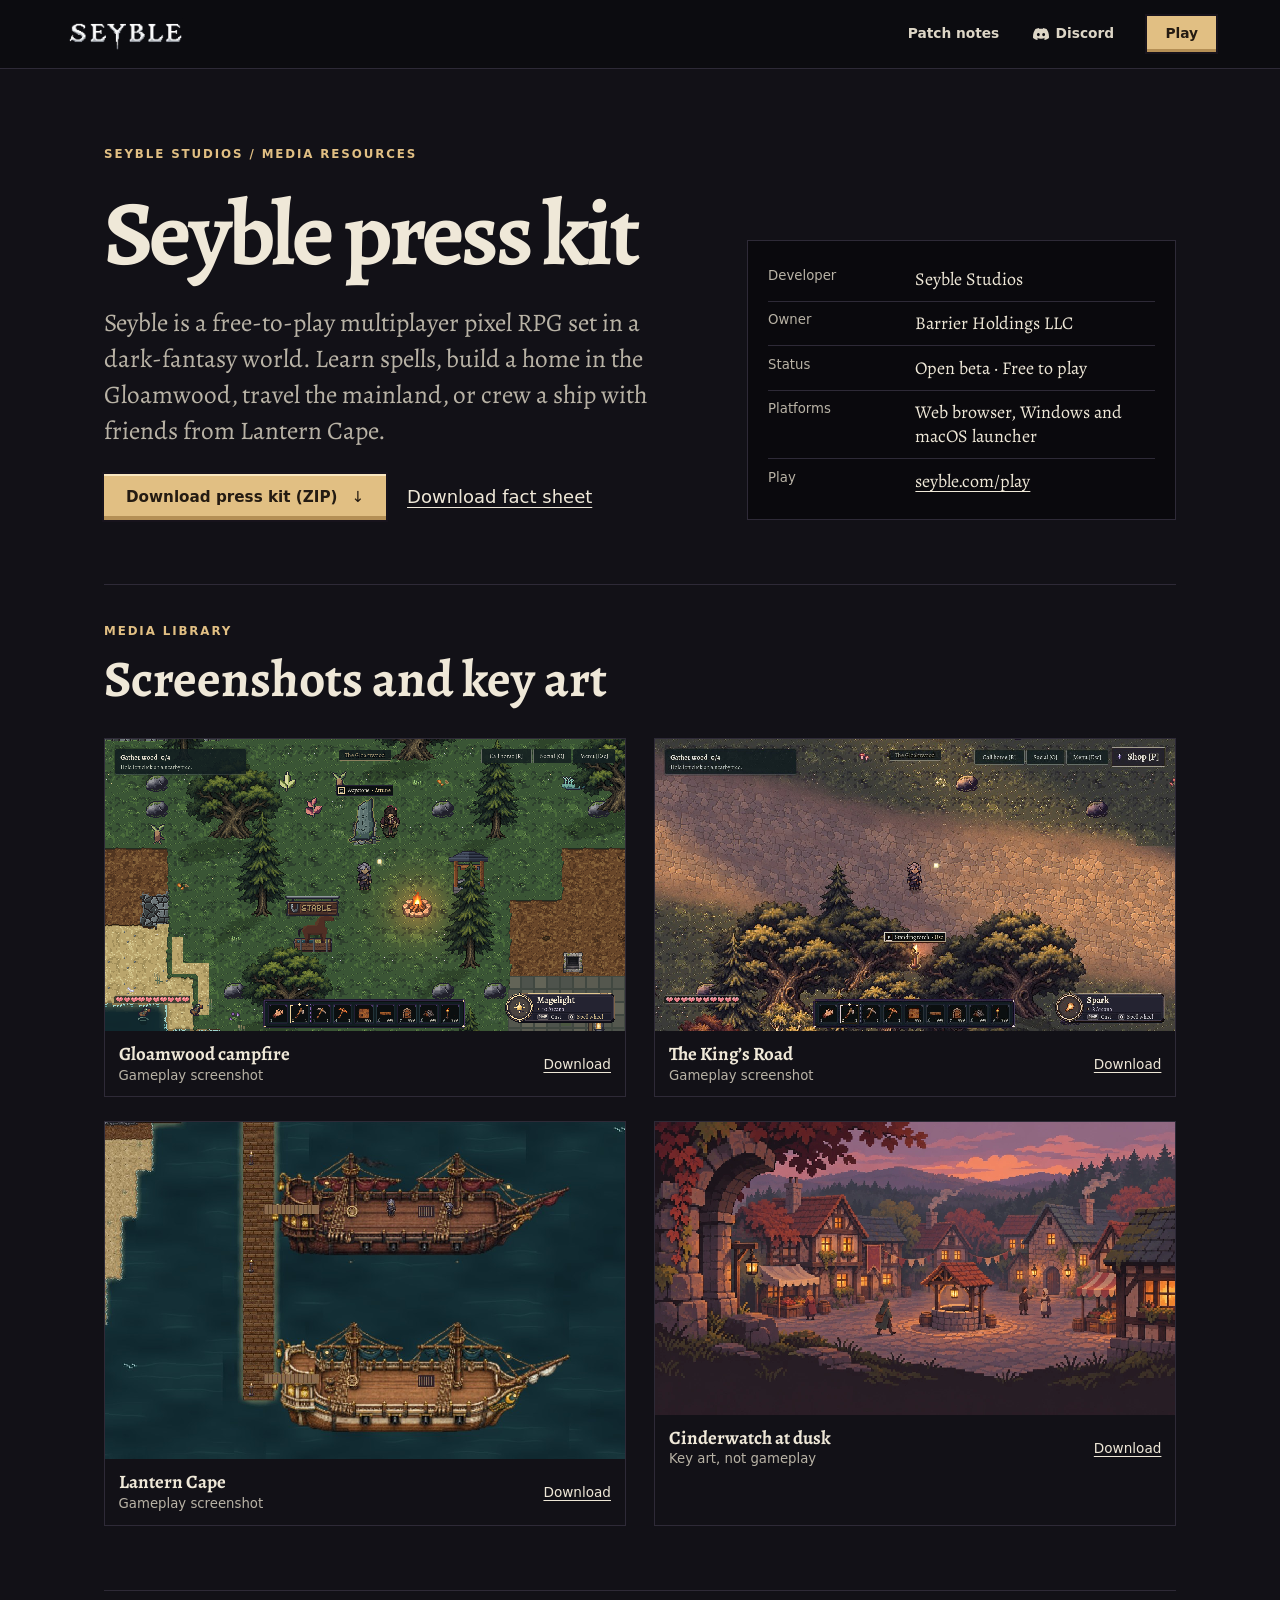
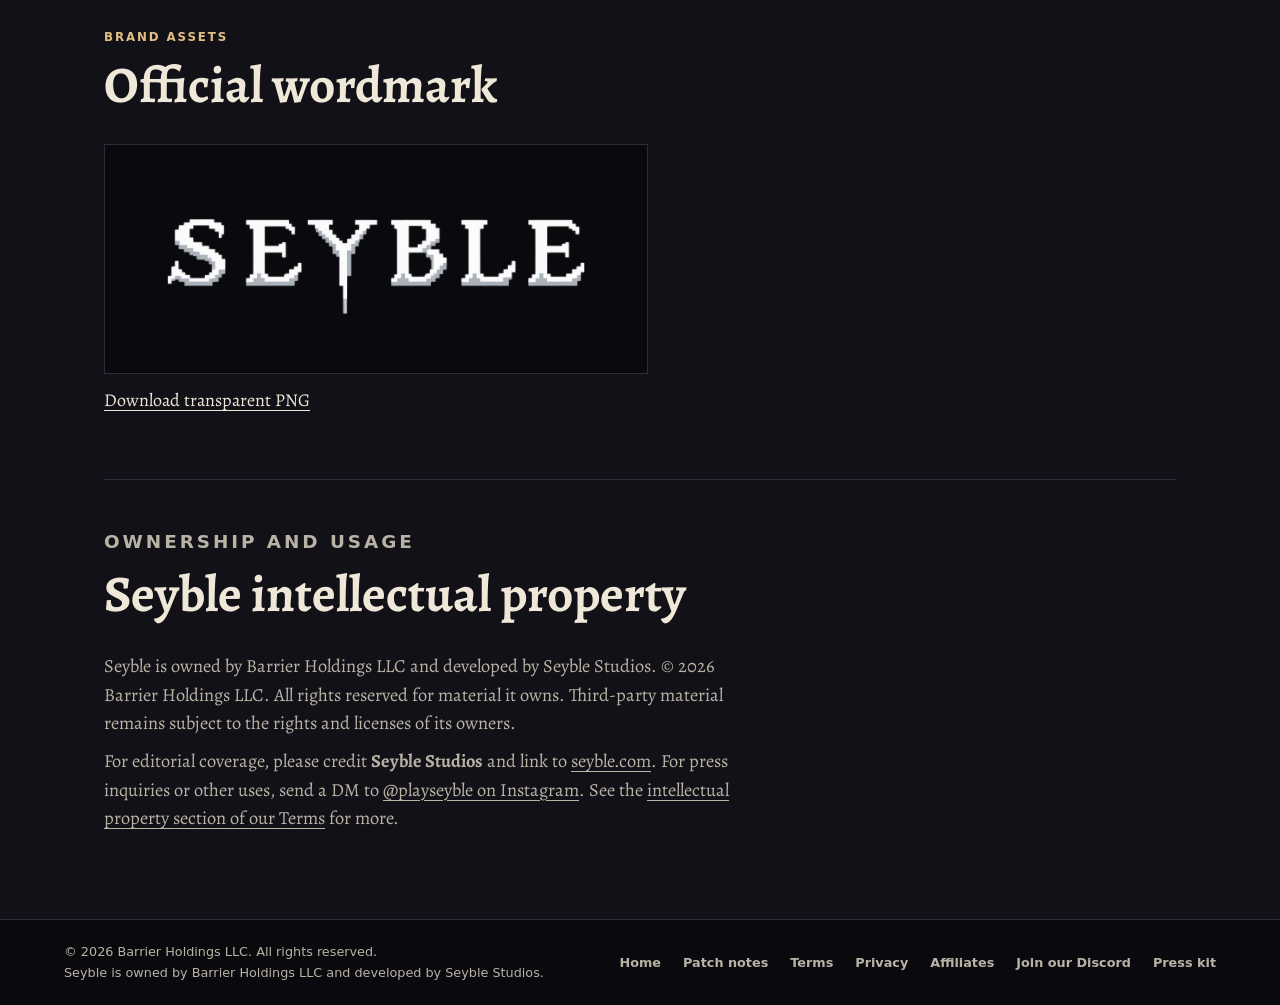
<file: press/index.html>
<!doctype html>
<html lang="en">
<head>
  <meta charset="utf-8">
  <meta name="viewport" content="width=device-width, initial-scale=1">
  <title>Seyble press kit | Seyble Studios</title>
  <meta name="description" content="Download the official Seyble wordmark, gameplay screenshots, key art and fact sheet from Seyble Studios.">
  <meta name="theme-color" content="#171b19">
  <link rel="canonical" href="https://seyble.com/press/">
  <meta property="og:type" content="website">
  <meta property="og:title" content="Seyble press kit">
  <meta property="og:description" content="Official screenshots, wordmark, key art and game facts.">
  <meta property="og:url" content="https://seyble.com/press/">
  <meta property="og:image" content="https://seyble.com/assets/cinderwatch-share.jpg">
  <meta property="og:image:alt" content="Cinderwatch key art">
  <link rel="icon" href="/favicon.ico" sizes="any">
  <link rel="stylesheet" href="/css/site.css?v=8">
  <link rel="stylesheet" href="/press/press.css">
</head>
<body>
  <a class="skip" href="#press">Skip to content</a>
  <header class="site-header">
    <div class="nav-wrap">
      <a class="wordmark" href="/"><img src="/assets/ob/wordmark-320.webp" srcset="/assets/ob/wordmark-320.webp 1x, /assets/ob/wordmark-640.webp 2x" width="320" height="103" alt="Seyble home"></a>
      <nav class="site-nav" aria-label="Main navigation"><a href="/patch-notes/">Patch notes</a><a class="nav-discord" href="https://discord.gg/6zd7WXVFGQ" target="_blank" rel="noopener" aria-label="Join our Discord"><svg class="discord-icon" xmlns="http://www.w3.org/2000/svg" viewBox="0 0 127.14 96.36" aria-hidden="true"><path fill="currentColor" d="M107.7,8.07A105.15,105.15,0,0,0,81.47,0a72.06,72.06,0,0,0-3.36,6.83A97.68,97.68,0,0,0,49,6.83,72.37,72.37,0,0,0,45.64,0,105.89,105.89,0,0,0,19.39,8.09C2.79,32.65-1.71,56.6.54,80.21h0A105.73,105.73,0,0,0,32.71,96.36,77.7,77.7,0,0,0,39.6,85.25a68.42,68.42,0,0,1-10.85-5.18c.91-.66,1.8-1.34,2.66-2a75.57,75.57,0,0,0,64.32,0c.87.71,1.76,1.39,2.66,2a68.68,68.68,0,0,1-10.87,5.19,77,77,0,0,0,6.89,11.1A105.25,105.25,0,0,0,126.6,80.22h0C129.24,52.84,122.09,29.11,107.7,8.07ZM42.45,65.69C36.18,65.69,31,60,31,53s5-12.74,11.43-12.74S54,46,53.89,53,48.84,65.69,42.45,65.69Zm42.24,0C78.41,65.69,73.25,60,73.25,53s5-12.74,11.44-12.74S96.23,46,96.12,53,91.08,65.69,84.69,65.69Z"/></svg><span class="nav-full">Discord</span></a><a class="nav-play" href="/play/">Play</a></nav>
    </div>
  </header>
  <main class="press section-wrap" id="press">
    <div class="press-hero">
      <div>
        <p class="eyebrow">Seyble Studios / Media resources</p>
        <h1>Seyble press kit</h1>
        <p class="press-intro">Seyble is a free-to-play multiplayer pixel RPG set in a dark-fantasy world. Learn spells, build a home in the Gloamwood, travel the mainland, or crew a ship with friends from Lantern Cape.</p>
        <div class="press-actions">
          <a class="play" href="/press/Seyble-Press-Kit.zip" download>Download press kit (ZIP) <span aria-hidden="true">↓</span></a>
          <a href="/press/Seyble-Fact-Sheet.txt" download>Download fact sheet</a>
        </div>
      </div>
      <dl class="press-facts">
        <div><dt>Developer</dt><dd>Seyble Studios</dd></div>
        <div><dt>Owner</dt><dd>Barrier Holdings LLC</dd></div>
        <div><dt>Status</dt><dd>Open beta · Free to play</dd></div>
        <div><dt>Platforms</dt><dd>Web browser, Windows and macOS launcher</dd></div>
        <div><dt>Play</dt><dd><a href="/play/">seyble.com/play</a></dd></div>
      </dl>
    </div>
    <section class="press-section" aria-labelledby="press-media">
      <p class="eyebrow">Media library</p>
      <h2 id="press-media">Screenshots and key art</h2>
      <div class="press-grid">
        <figure>
          <a class="shot" href="/assets/scenes/gloamwood-game.webp"><img src="/assets/scenes/gloamwood-game.webp" width="1280" height="720" loading="lazy" decoding="async" alt="A traveler with Magelight beside a campfire and waystone in the woods."></a>
          <figcaption><div><strong>Gloamwood campfire</strong><span>Gameplay screenshot</span></div><a href="/assets/scenes/gloamwood-game.webp" download aria-label="Download Gloamwood campfire">Download</a></figcaption>
        </figure>
        <figure>
          <a class="shot" href="/assets/field-notes/kings-road.jpg"><img src="/assets/field-notes/kings-road.jpg" width="1280" height="720" loading="lazy" decoding="async" alt="A stone road passes between trees in warm evening light."></a>
          <figcaption><div><strong>The King’s Road</strong><span>Gameplay screenshot</span></div><a href="/assets/field-notes/kings-road.jpg" download aria-label="Download The King’s Road">Download</a></figcaption>
        </figure>
        <figure>
          <a class="shot" href="/assets/field-notes/lantern-cape-ships.jpg"><img src="/assets/field-notes/lantern-cape-ships.jpg" width="1000" height="648" loading="lazy" decoding="async" alt="Wooden sailing ships moored together at the Lantern Cape pier."></a>
          <figcaption><div><strong>Lantern Cape</strong><span>Gameplay screenshot</span></div><a href="/assets/field-notes/lantern-cape-ships.jpg" download aria-label="Download Lantern Cape">Download</a></figcaption>
        </figure>
        <figure>
          <a class="shot" href="/assets/scenes/cinderwatch.webp"><img src="/assets/scenes/cinderwatch.webp" width="1280" height="720" loading="lazy" decoding="async" alt="The market square and its stone well illuminated by lanterns."></a>
          <figcaption><div><strong>Cinderwatch at dusk</strong><span>Key art, not gameplay</span></div><a href="/assets/scenes/cinderwatch.webp" download aria-label="Download Cinderwatch at dusk">Download</a></figcaption>
        </figure>
      </div>
    </section>
    <section class="press-section" aria-labelledby="press-logo">
      <p class="eyebrow">Brand assets</p>
      <h2 id="press-logo">Official wordmark</h2>
      <div class="press-logo-box"><img src="/assets/title_logo_pixel09.png" alt="Official Seyble pixel wordmark" width="2172" height="724" loading="lazy"></div>
      <p><a href="/assets/title_logo_pixel09.png" download>Download transparent PNG</a></p>
    </section>
    <section class="press-section press-legal" aria-labelledby="seyble-ip">
      <p class="eyebrow">Ownership and usage</p>
      <h2 id="seyble-ip">Seyble intellectual property</h2>
      <p>Seyble is owned by Barrier Holdings LLC and developed by Seyble Studios. © 2026 Barrier Holdings LLC. All rights reserved for material it owns. Third-party material remains subject to the rights and licenses of its owners.</p>
      <p>For editorial coverage, please credit <strong>Seyble Studios</strong> and link to <a href="/">seyble.com</a>. For press inquiries or other uses, send a DM to <a href="https://www.instagram.com/playseyble/">@playseyble on Instagram</a>. See the <a href="/terms/#seyble-ip">intellectual property section of our Terms</a> for more.</p>
    </section>
  </main>
  <footer class="site-footer"><div class="footer-wrap"><p>© 2026 Barrier Holdings LLC. All rights reserved.<br>Seyble is owned by Barrier Holdings LLC and developed by Seyble Studios.</p><nav aria-label="Footer"><a href="/">Home</a><a href="/patch-notes/">Patch notes</a><a href="/terms/">Terms</a><a href="/privacy/">Privacy</a><a href="/affiliates/">Affiliates</a><a href="https://discord.gg/6zd7WXVFGQ" target="_blank" rel="noopener">Join our Discord</a><a href="/press/" aria-current="page">Press kit</a></nav></div></footer>
</body>
</html>
</file>
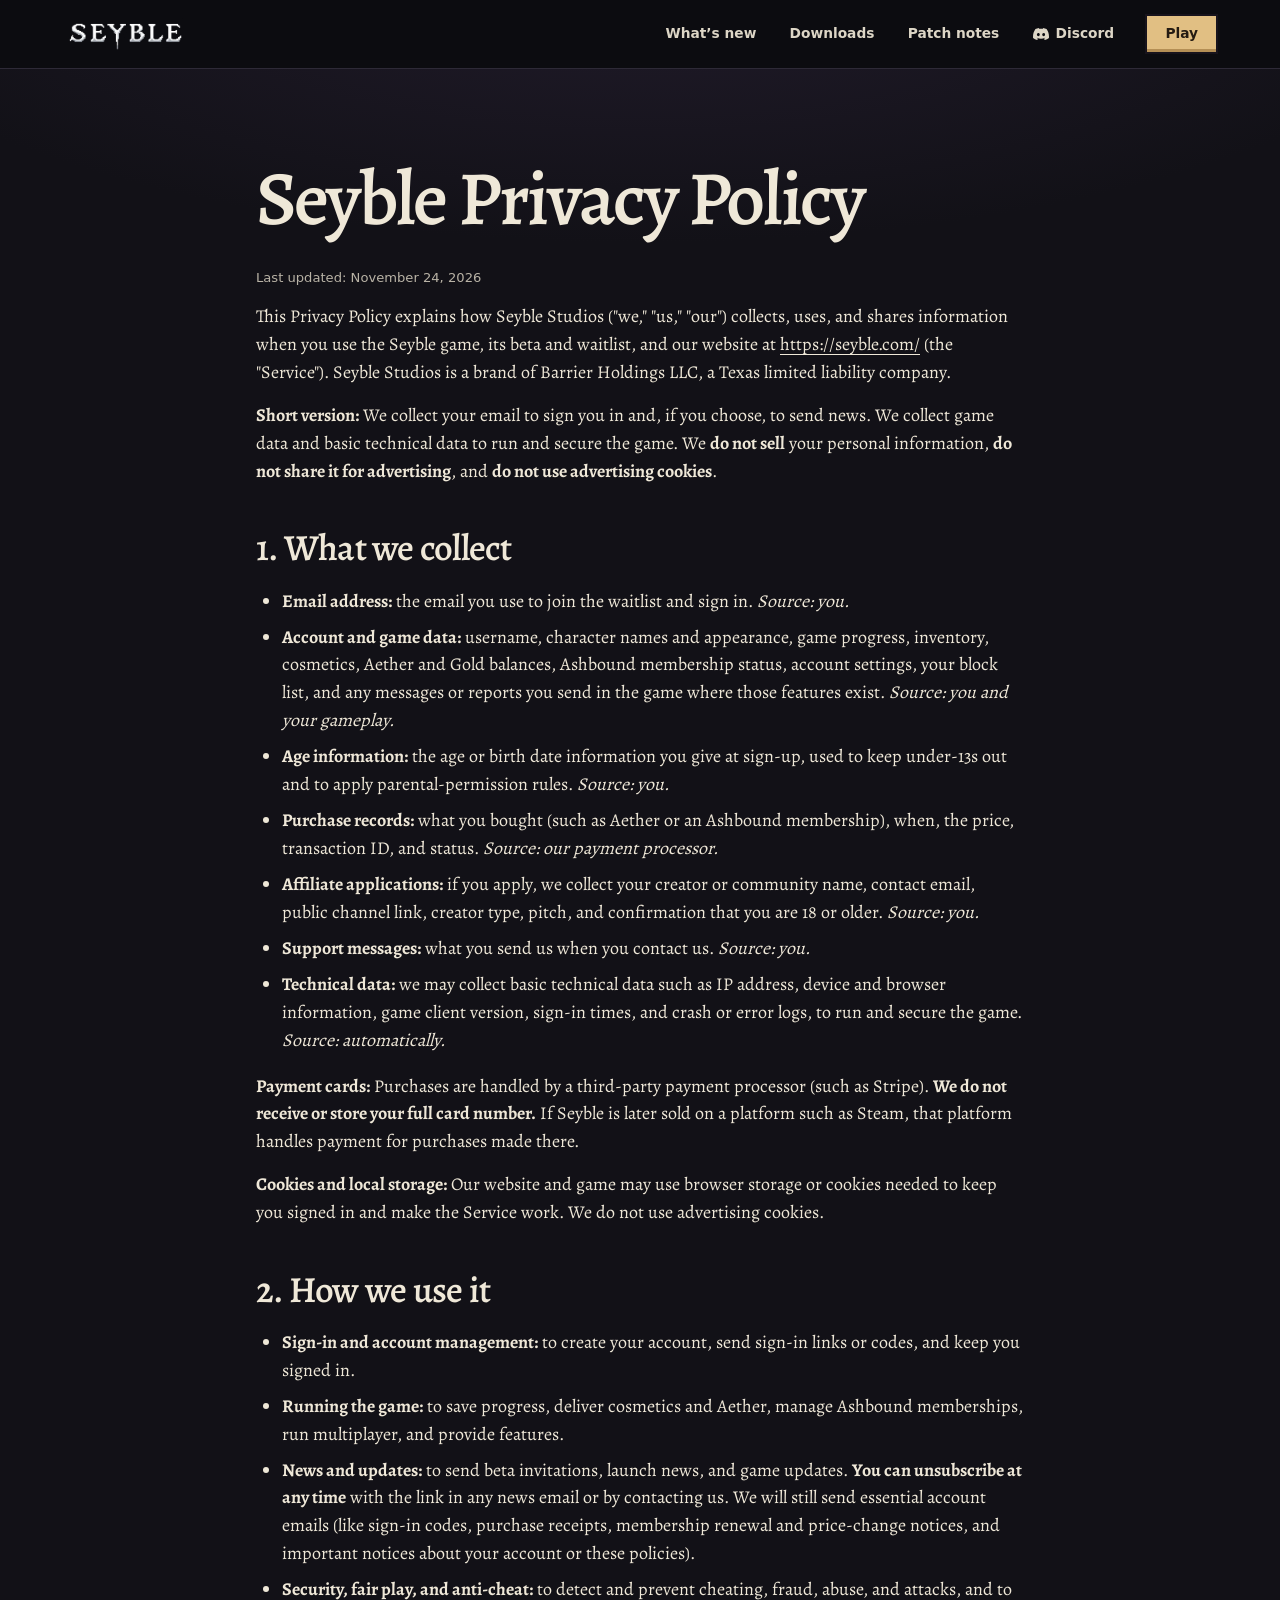
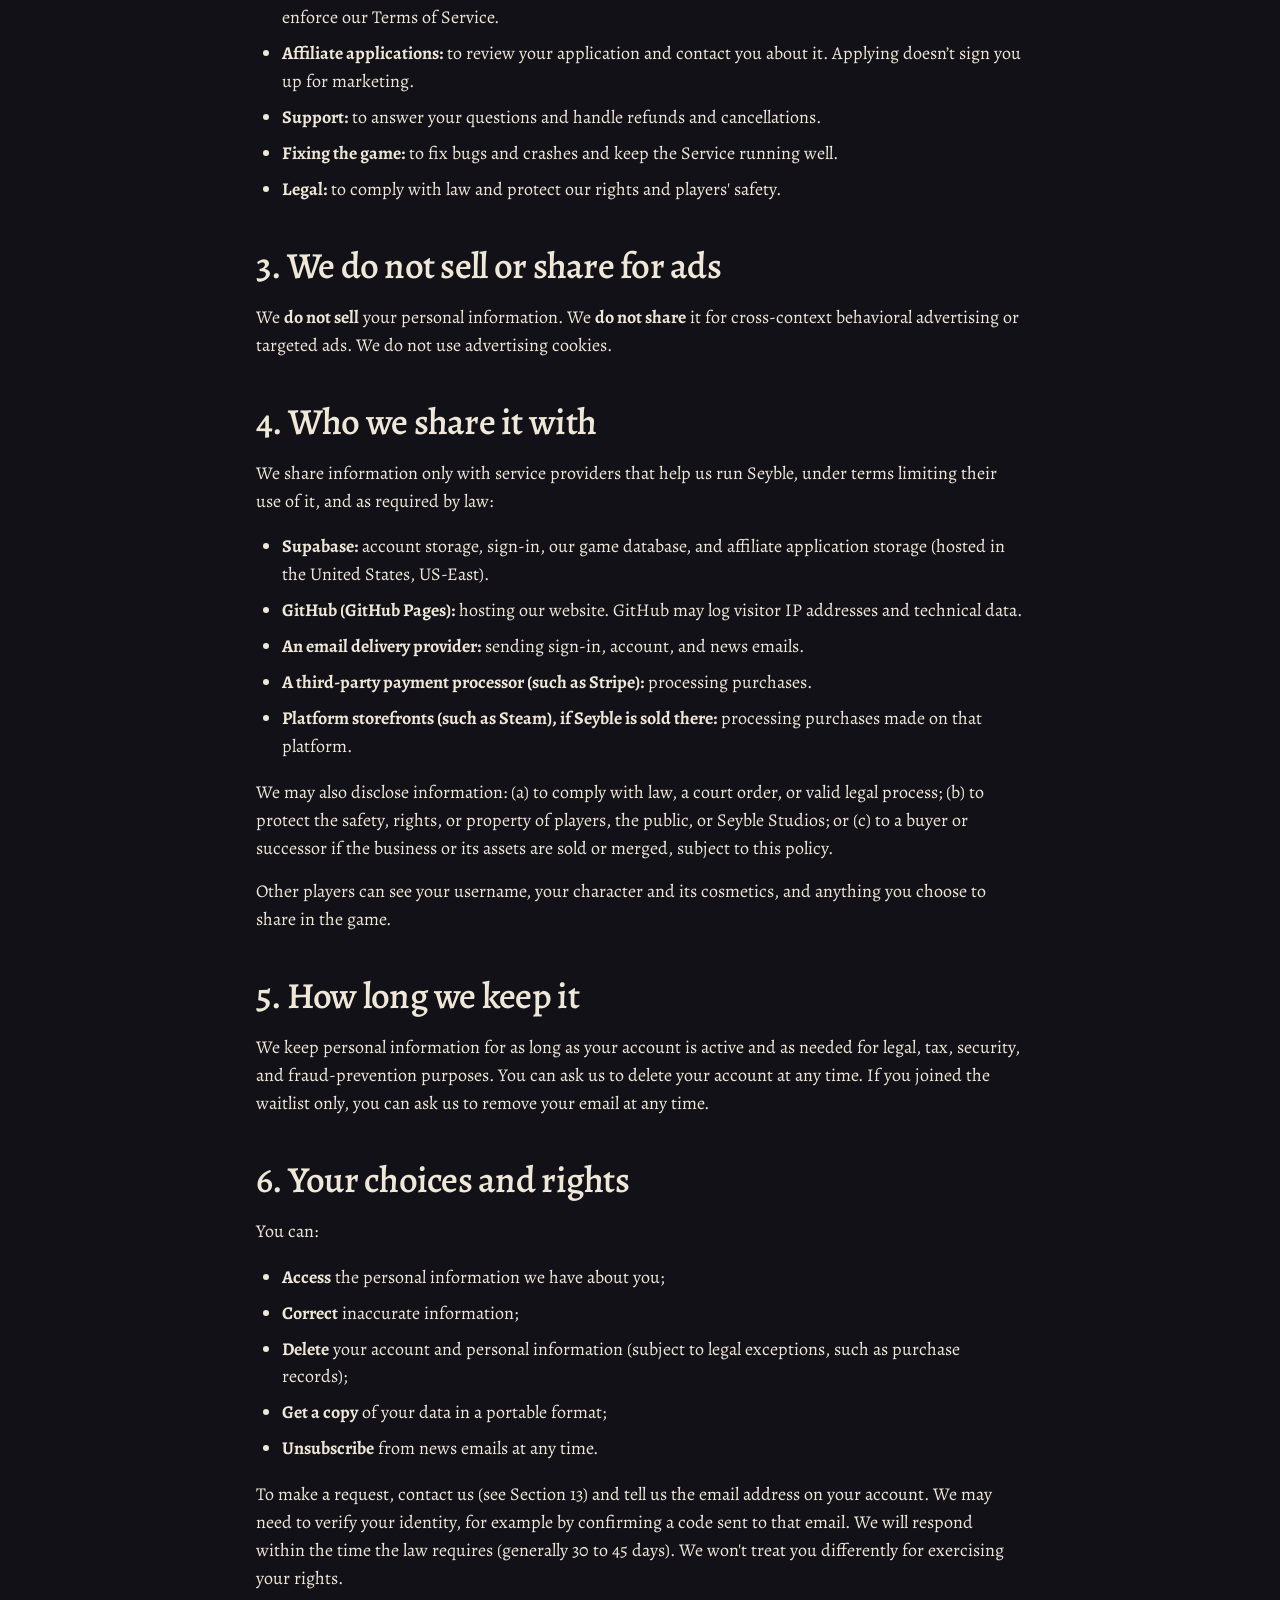
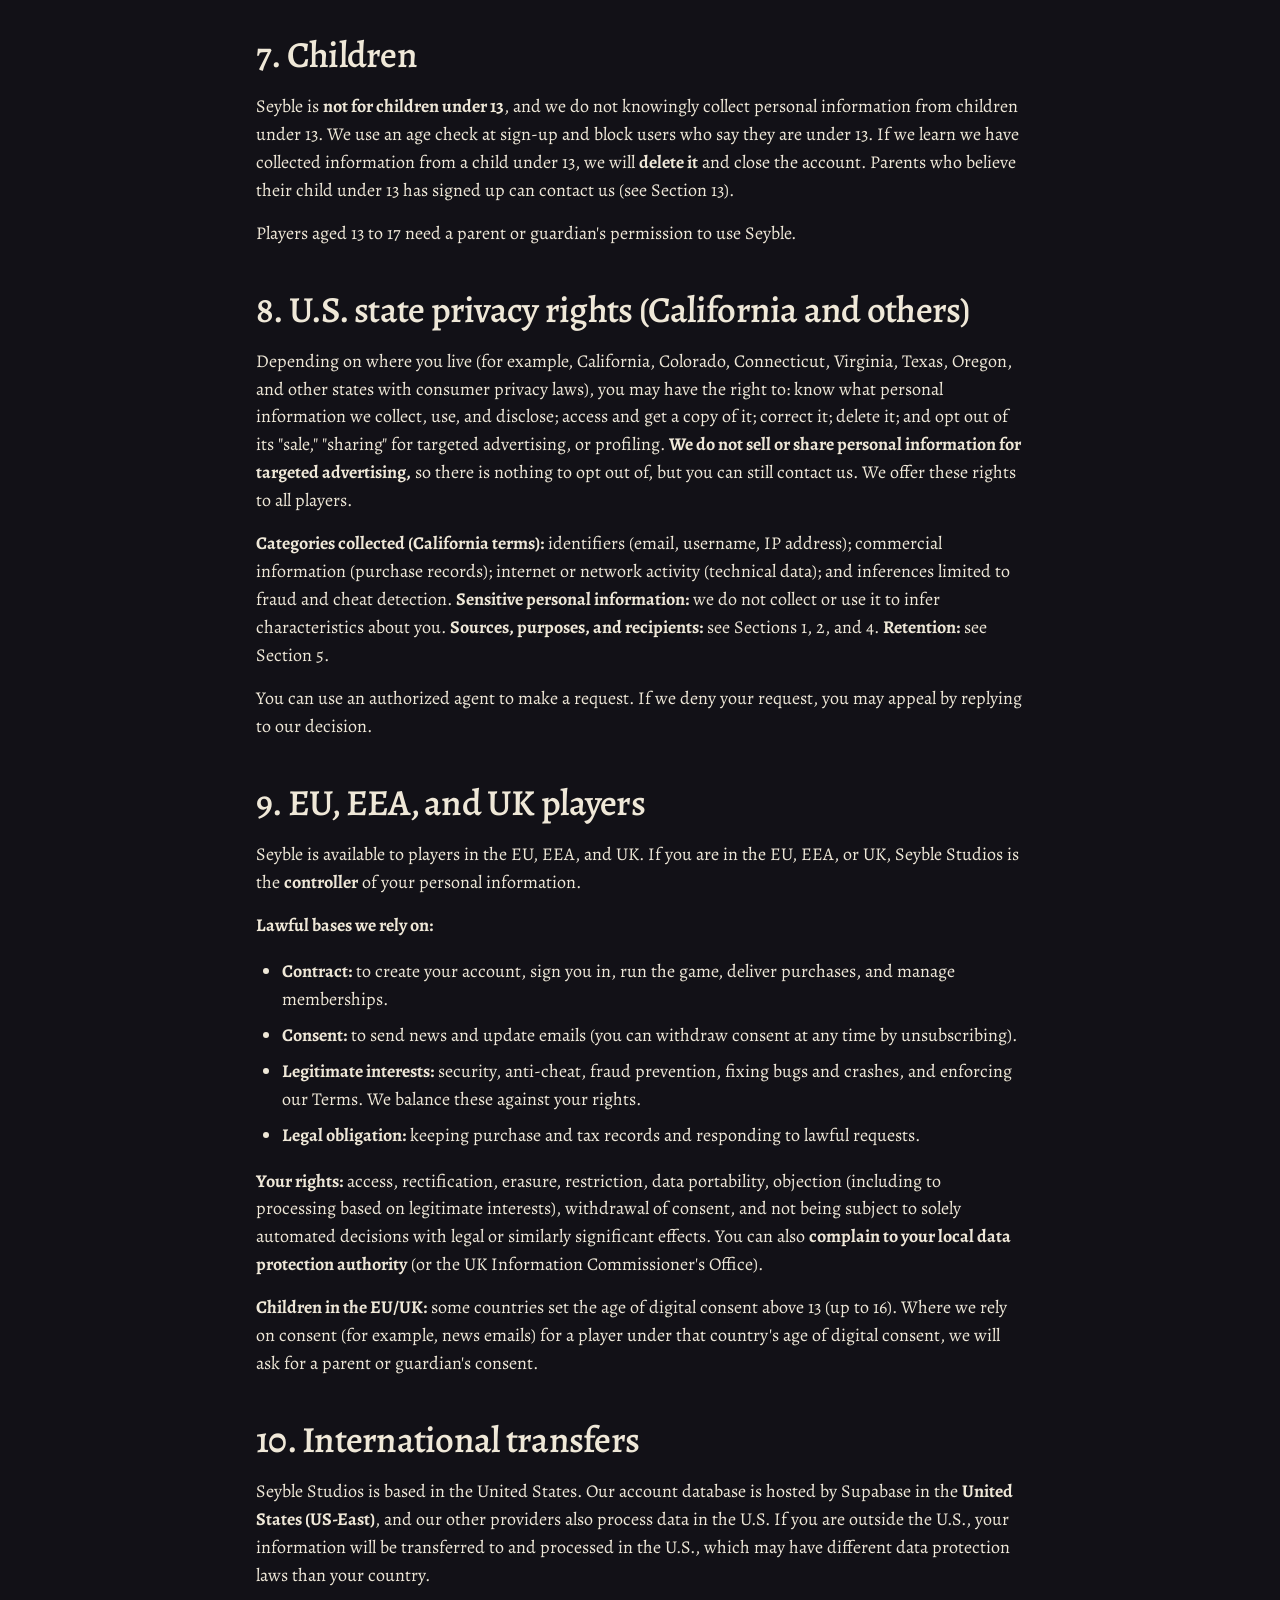
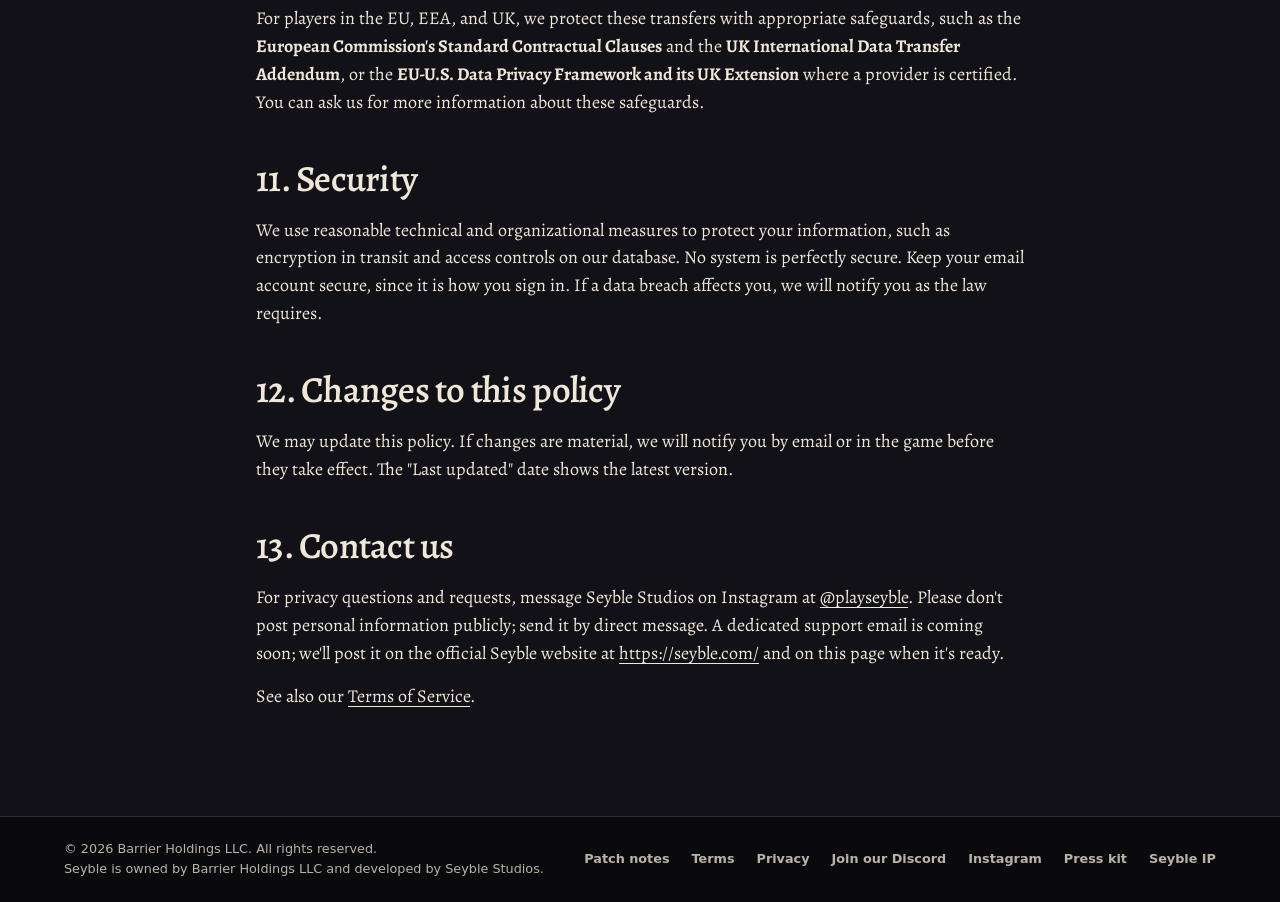
<file: privacy/index.html>
<!DOCTYPE html>
<html lang="en">
<head>
  <meta charset="utf-8" />
  <meta name="viewport" content="width=device-width, initial-scale=1" />
  <title>Seyble Privacy Policy</title>
  <meta name="description" content="Seyble Studios privacy policy for Seyble: what we collect, how we use it, and your rights." />
  <meta name="theme-color" content="#171b19" />
  <link rel="canonical" href="https://seyble.com/privacy/" />
  <meta property="og:type" content="website" />
  <meta property="og:site_name" content="Seyble" />
  <meta property="og:title" content="Seyble Privacy Policy" />
  <meta property="og:description" content="Seyble Studios privacy policy for Seyble: what we collect, how we use it, and your rights." />
  <meta property="og:url" content="https://seyble.com/privacy/" />
  <meta property="og:image" content="https://seyble.com/assets/cinderwatch-share.jpg" />
  <meta property="og:image:width" content="1200" />
  <meta property="og:image:height" content="630" />
  <meta property="og:image:alt" content="Cinderwatch market and well at dusk" />
  <meta name="twitter:card" content="summary_large_image" />
  <meta name="twitter:title" content="Seyble Privacy Policy" />
  <meta name="twitter:description" content="Seyble Studios privacy policy for Seyble: what we collect, how we use it, and your rights." />
  <meta name="twitter:image" content="https://seyble.com/assets/cinderwatch-share.jpg" />
  <link rel="icon" href="/favicon.ico" sizes="any">
  <link rel="icon" type="image/png" sizes="32x32" href="/favicon-32.png">
  <link rel="apple-touch-icon" href="/apple-touch-icon.png">
  <link rel="preload" href="/assets/fonts/Alegreya-Variable.woff2" as="font" type="font/woff2" crossorigin />
  <link rel="stylesheet" href="/css/site.css?v=8" />
</head>
<body>
  <a class="skip" href="#legal">Skip to content</a>
  <header class="site-header" id="top">
    <div class="nav-wrap">
      <a class="wordmark" href="/"><img src="/assets/ob/wordmark-320.webp" srcset="/assets/ob/wordmark-320.webp 1x, /assets/ob/wordmark-640.webp 2x" width="320" height="103" alt="Seyble home" /></a>
      <nav class="site-nav" aria-label="Main navigation">
        <a href="/#latest" aria-label="What’s new"><span class="nav-full" aria-hidden="true">What&rsquo;s new</span><span class="nav-short" aria-hidden="true">New</span></a>
        <a href="/#downloads">Downloads</a>
        <a href="/patch-notes/" aria-label="Patch notes"><span class="nav-full" aria-hidden="true">Patch notes</span><span class="nav-short" aria-hidden="true">Notes</span></a>
<a class="nav-discord" href="https://discord.gg/6zd7WXVFGQ" target="_blank" rel="noopener" aria-label="Join our Discord"><svg class="discord-icon" xmlns="http://www.w3.org/2000/svg" viewBox="0 0 127.14 96.36" aria-hidden="true"><path fill="currentColor" d="M107.7,8.07A105.15,105.15,0,0,0,81.47,0a72.06,72.06,0,0,0-3.36,6.83A97.68,97.68,0,0,0,49,6.83,72.37,72.37,0,0,0,45.64,0,105.89,105.89,0,0,0,19.39,8.09C2.79,32.65-1.71,56.6.54,80.21h0A105.73,105.73,0,0,0,32.71,96.36,77.7,77.7,0,0,0,39.6,85.25a68.42,68.42,0,0,1-10.85-5.18c.91-.66,1.8-1.34,2.66-2a75.57,75.57,0,0,0,64.32,0c.87.71,1.76,1.39,2.66,2a68.68,68.68,0,0,1-10.87,5.19,77,77,0,0,0,6.89,11.1A105.25,105.25,0,0,0,126.6,80.22h0C129.24,52.84,122.09,29.11,107.7,8.07ZM42.45,65.69C36.18,65.69,31,60,31,53s5-12.74,11.43-12.74S54,46,53.89,53,48.84,65.69,42.45,65.69Zm42.24,0C78.41,65.69,73.25,60,73.25,53s5-12.74,11.44-12.74S96.23,46,96.12,53,91.08,65.69,84.69,65.69Z"/></svg><span class="nav-full">Discord</span></a>
                <a class="nav-play" href="/play/">Play</a>
      </nav>
    </div>
  </header>

  <main class="document" id="legal">
    <div class="doc-wrap">
      <h1>Seyble Privacy Policy</h1>
      <article class="legal">
        <p class="patch-date">Last updated: <time datetime="2026-11-24">November 24, 2026</time></p>
        <p>This Privacy Policy explains how Seyble Studios ("we," "us," "our") collects, uses, and shares information when you use the Seyble game, its beta and waitlist, and our website at <a href="https://seyble.com/">https://seyble.com/</a> (the "Service"). Seyble Studios is a brand of Barrier Holdings LLC, a Texas limited liability company.</p>
        <p><strong>Short version:</strong> We collect your email to sign you in and, if you choose, to send news. We collect game data and basic technical data to run and secure the game. We <strong>do not sell</strong> your personal information, <strong>do not share it for advertising</strong>, and <strong>do not use advertising cookies</strong>.</p>
        <h2>1. What we collect</h2>
        <ul>
        <li><strong>Email address:</strong> the email you use to join the waitlist and sign in. <em>Source: you.</em></li>
        <li><strong>Account and game data:</strong> username, character names and appearance, game progress, inventory, cosmetics, Aether and Gold balances, Ashbound membership status, account settings, your block list, and any messages or reports you send in the game where those features exist. <em>Source: you and your gameplay.</em></li>
        <li><strong>Age information:</strong> the age or birth date information you give at sign-up, used to keep under-13s out and to apply parental-permission rules. <em>Source: you.</em></li>
        <li><strong>Purchase records:</strong> what you bought (such as Aether or an Ashbound membership), when, the price, transaction ID, and status. <em>Source: our payment processor.</em></li>
        <li><strong>Affiliate applications:</strong> if you apply, we collect your creator or community name, contact email, public channel link, creator type, pitch, and confirmation that you are 18 or older. <em>Source: you.</em></li>
        <li><strong>Support messages:</strong> what you send us when you contact us. <em>Source: you.</em></li>
        <li><strong>Technical data:</strong> we may collect basic technical data such as IP address, device and browser information, game client version, sign-in times, and crash or error logs, to run and secure the game. <em>Source: automatically.</em></li>
        </ul>
        <p><strong>Payment cards:</strong> Purchases are handled by a third-party payment processor (such as Stripe). <strong>We do not receive or store your full card number.</strong> If Seyble is later sold on a platform such as Steam, that platform handles payment for purchases made there.</p>
        <p><strong>Cookies and local storage:</strong> Our website and game may use browser storage or cookies needed to keep you signed in and make the Service work. We do not use advertising cookies.</p>
        <h2>2. How we use it</h2>
        <ul>
        <li><strong>Sign-in and account management:</strong> to create your account, send sign-in links or codes, and keep you signed in.</li>
        <li><strong>Running the game:</strong> to save progress, deliver cosmetics and Aether, manage Ashbound memberships, run multiplayer, and provide features.</li>
        <li><strong>News and updates:</strong> to send beta invitations, launch news, and game updates. <strong>You can unsubscribe at any time</strong> with the link in any news email or by contacting us. We will still send essential account emails (like sign-in codes, purchase receipts, membership renewal and price-change notices, and important notices about your account or these policies).</li>
        <li><strong>Security, fair play, and anti-cheat:</strong> to detect and prevent cheating, fraud, abuse, and attacks, and to enforce our Terms of Service.</li>
        <li><strong>Affiliate applications:</strong> to review your application and contact you about it. Applying doesn&rsquo;t sign you up for marketing.</li>
        <li><strong>Support:</strong> to answer your questions and handle refunds and cancellations.</li>
        <li><strong>Fixing the game:</strong> to fix bugs and crashes and keep the Service running well.</li>
        <li><strong>Legal:</strong> to comply with law and protect our rights and players' safety.</li>
        </ul>
        <h2>3. We do not sell or share for ads</h2>
        <p>We <strong>do not sell</strong> your personal information. We <strong>do not share</strong> it for cross-context behavioral advertising or targeted ads. We do not use advertising cookies.</p>
        <h2>4. Who we share it with</h2>
        <p>We share information only with service providers that help us run Seyble, under terms limiting their use of it, and as required by law:</p>
        <ul>
        <li><strong>Supabase:</strong> account storage, sign-in, our game database, and affiliate application storage (hosted in the United States, US-East).</li>
        <li><strong>GitHub (GitHub Pages):</strong> hosting our website. GitHub may log visitor IP addresses and technical data.</li>
        <li><strong>An email delivery provider:</strong> sending sign-in, account, and news emails.</li>
        <li><strong>A third-party payment processor (such as Stripe):</strong> processing purchases.</li>
        <li><strong>Platform storefronts (such as Steam), if Seyble is sold there:</strong> processing purchases made on that platform.</li>
        </ul>
        <p>We may also disclose information: (a) to comply with law, a court order, or valid legal process; (b) to protect the safety, rights, or property of players, the public, or Seyble Studios; or (c) to a buyer or successor if the business or its assets are sold or merged, subject to this policy.</p>
        <p>Other players can see your username, your character and its cosmetics, and anything you choose to share in the game.</p>
        <h2>5. How long we keep it</h2>
        <p>We keep personal information for as long as your account is active and as needed for legal, tax, security, and fraud-prevention purposes. You can ask us to delete your account at any time. If you joined the waitlist only, you can ask us to remove your email at any time.</p>
        <h2>6. Your choices and rights</h2>
        <p>You can:</p>
        <ul>
        <li><strong>Access</strong> the personal information we have about you;</li>
        <li><strong>Correct</strong> inaccurate information;</li>
        <li><strong>Delete</strong> your account and personal information (subject to legal exceptions, such as purchase records);</li>
        <li><strong>Get a copy</strong> of your data in a portable format;</li>
        <li><strong>Unsubscribe</strong> from news emails at any time.</li>
        </ul>
        <p>To make a request, contact us (see Section 13) and tell us the email address on your account. We may need to verify your identity, for example by confirming a code sent to that email. We will respond within the time the law requires (generally 30 to 45 days). We won't treat you differently for exercising your rights.</p>
        <h2>7. Children</h2>
        <p>Seyble is <strong>not for children under 13</strong>, and we do not knowingly collect personal information from children under 13. We use an age check at sign-up and block users who say they are under 13. If we learn we have collected information from a child under 13, we will <strong>delete it</strong> and close the account. Parents who believe their child under 13 has signed up can contact us (see Section 13).</p>
        <p>Players aged 13 to 17 need a parent or guardian's permission to use Seyble.</p>
        <h2>8. U.S. state privacy rights (California and others)</h2>
        <p>Depending on where you live (for example, California, Colorado, Connecticut, Virginia, Texas, Oregon, and other states with consumer privacy laws), you may have the right to: know what personal information we collect, use, and disclose; access and get a copy of it; correct it; delete it; and opt out of its "sale," "sharing" for targeted advertising, or profiling. <strong>We do not sell or share personal information for targeted advertising,</strong> so there is nothing to opt out of, but you can still contact us. We offer these rights to all players.</p>
        <p><strong>Categories collected (California terms):</strong> identifiers (email, username, IP address); commercial information (purchase records); internet or network activity (technical data); and inferences limited to fraud and cheat detection. <strong>Sensitive personal information:</strong> we do not collect or use it to infer characteristics about you. <strong>Sources, purposes, and recipients:</strong> see Sections 1, 2, and 4. <strong>Retention:</strong> see Section 5.</p>
        <p>You can use an authorized agent to make a request. If we deny your request, you may appeal by replying to our decision.</p>
        <h2>9. EU, EEA, and UK players</h2>
        <p>Seyble is available to players in the EU, EEA, and UK. If you are in the EU, EEA, or UK, Seyble Studios is the <strong>controller</strong> of your personal information.</p>
        <p><strong>Lawful bases we rely on:</strong></p>
        <ul>
        <li><strong>Contract:</strong> to create your account, sign you in, run the game, deliver purchases, and manage memberships.</li>
        <li><strong>Consent:</strong> to send news and update emails (you can withdraw consent at any time by unsubscribing).</li>
        <li><strong>Legitimate interests:</strong> security, anti-cheat, fraud prevention, fixing bugs and crashes, and enforcing our Terms. We balance these against your rights.</li>
        <li><strong>Legal obligation:</strong> keeping purchase and tax records and responding to lawful requests.</li>
        </ul>
        <p><strong>Your rights:</strong> access, rectification, erasure, restriction, data portability, objection (including to processing based on legitimate interests), withdrawal of consent, and not being subject to solely automated decisions with legal or similarly significant effects. You can also <strong>complain to your local data protection authority</strong> (or the UK Information Commissioner's Office).</p>
        <p><strong>Children in the EU/UK:</strong> some countries set the age of digital consent above 13 (up to 16). Where we rely on consent (for example, news emails) for a player under that country's age of digital consent, we will ask for a parent or guardian's consent.</p>
        <h2>10. International transfers</h2>
        <p>Seyble Studios is based in the United States. Our account database is hosted by Supabase in the <strong>United States (US-East)</strong>, and our other providers also process data in the U.S. If you are outside the U.S., your information will be transferred to and processed in the U.S., which may have different data protection laws than your country.</p>
        <p>For players in the EU, EEA, and UK, we protect these transfers with appropriate safeguards, such as the <strong>European Commission's Standard Contractual Clauses</strong> and the <strong>UK International Data Transfer Addendum</strong>, or the <strong>EU-U.S. Data Privacy Framework and its UK Extension</strong> where a provider is certified. You can ask us for more information about these safeguards.</p>
        <h2>11. Security</h2>
        <p>We use reasonable technical and organizational measures to protect your information, such as encryption in transit and access controls on our database. No system is perfectly secure. Keep your email account secure, since it is how you sign in. If a data breach affects you, we will notify you as the law requires.</p>
        <h2>12. Changes to this policy</h2>
        <p>We may update this policy. If changes are material, we will notify you by email or in the game before they take effect. The "Last updated" date shows the latest version.</p>
        <h2>13. Contact us</h2>
        <p>For privacy questions and requests, message Seyble Studios on Instagram at <a href="https://www.instagram.com/playseyble/">@playseyble</a>. Please don't post personal information publicly; send it by direct message. A dedicated support email is coming soon; we'll post it on the official Seyble website at <a href="https://seyble.com/">https://seyble.com/</a> and on this page when it's ready.</p>
        <p>See also our <a href="../terms/">Terms of Service</a>.</p>
      </article>
    </div>
  </main>

  <footer class="site-footer">
    <div class="footer-wrap">
      <p>© 2026 Barrier Holdings LLC. All rights reserved.<br>Seyble is owned by Barrier Holdings LLC and developed by Seyble Studios.</p>
      <nav aria-label="Footer">
        <a href="../patch-notes/">Patch notes</a>
        <a href="../terms/">Terms</a>
        <a href="./" aria-current="page">Privacy</a>
        <a href="https://discord.gg/6zd7WXVFGQ" target="_blank" rel="noopener">Join our Discord</a>
        <a href="https://www.instagram.com/playseyble/">Instagram</a>
      <a href="/press/">Press kit</a><a href="/press/#seyble-ip">Seyble IP</a></nav>
    </div>
  </footer>
</body>
</html>
</file>
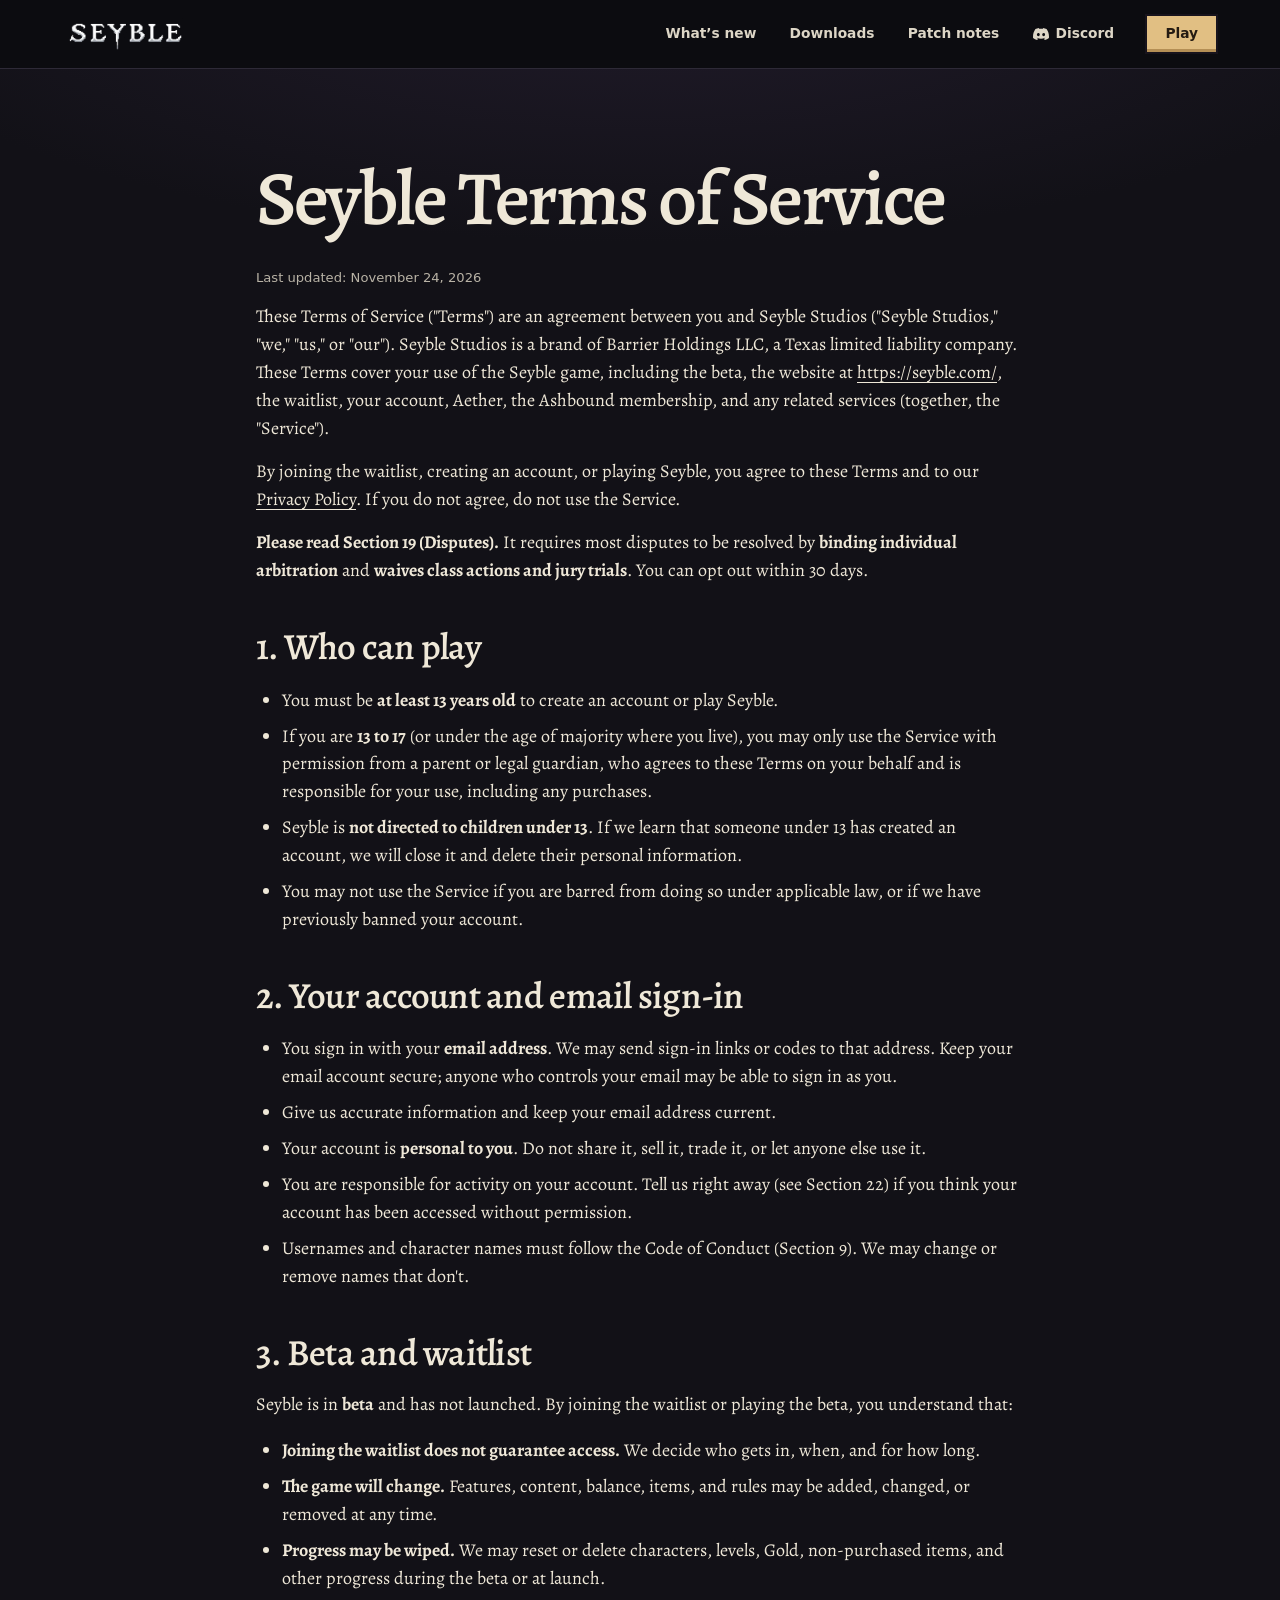
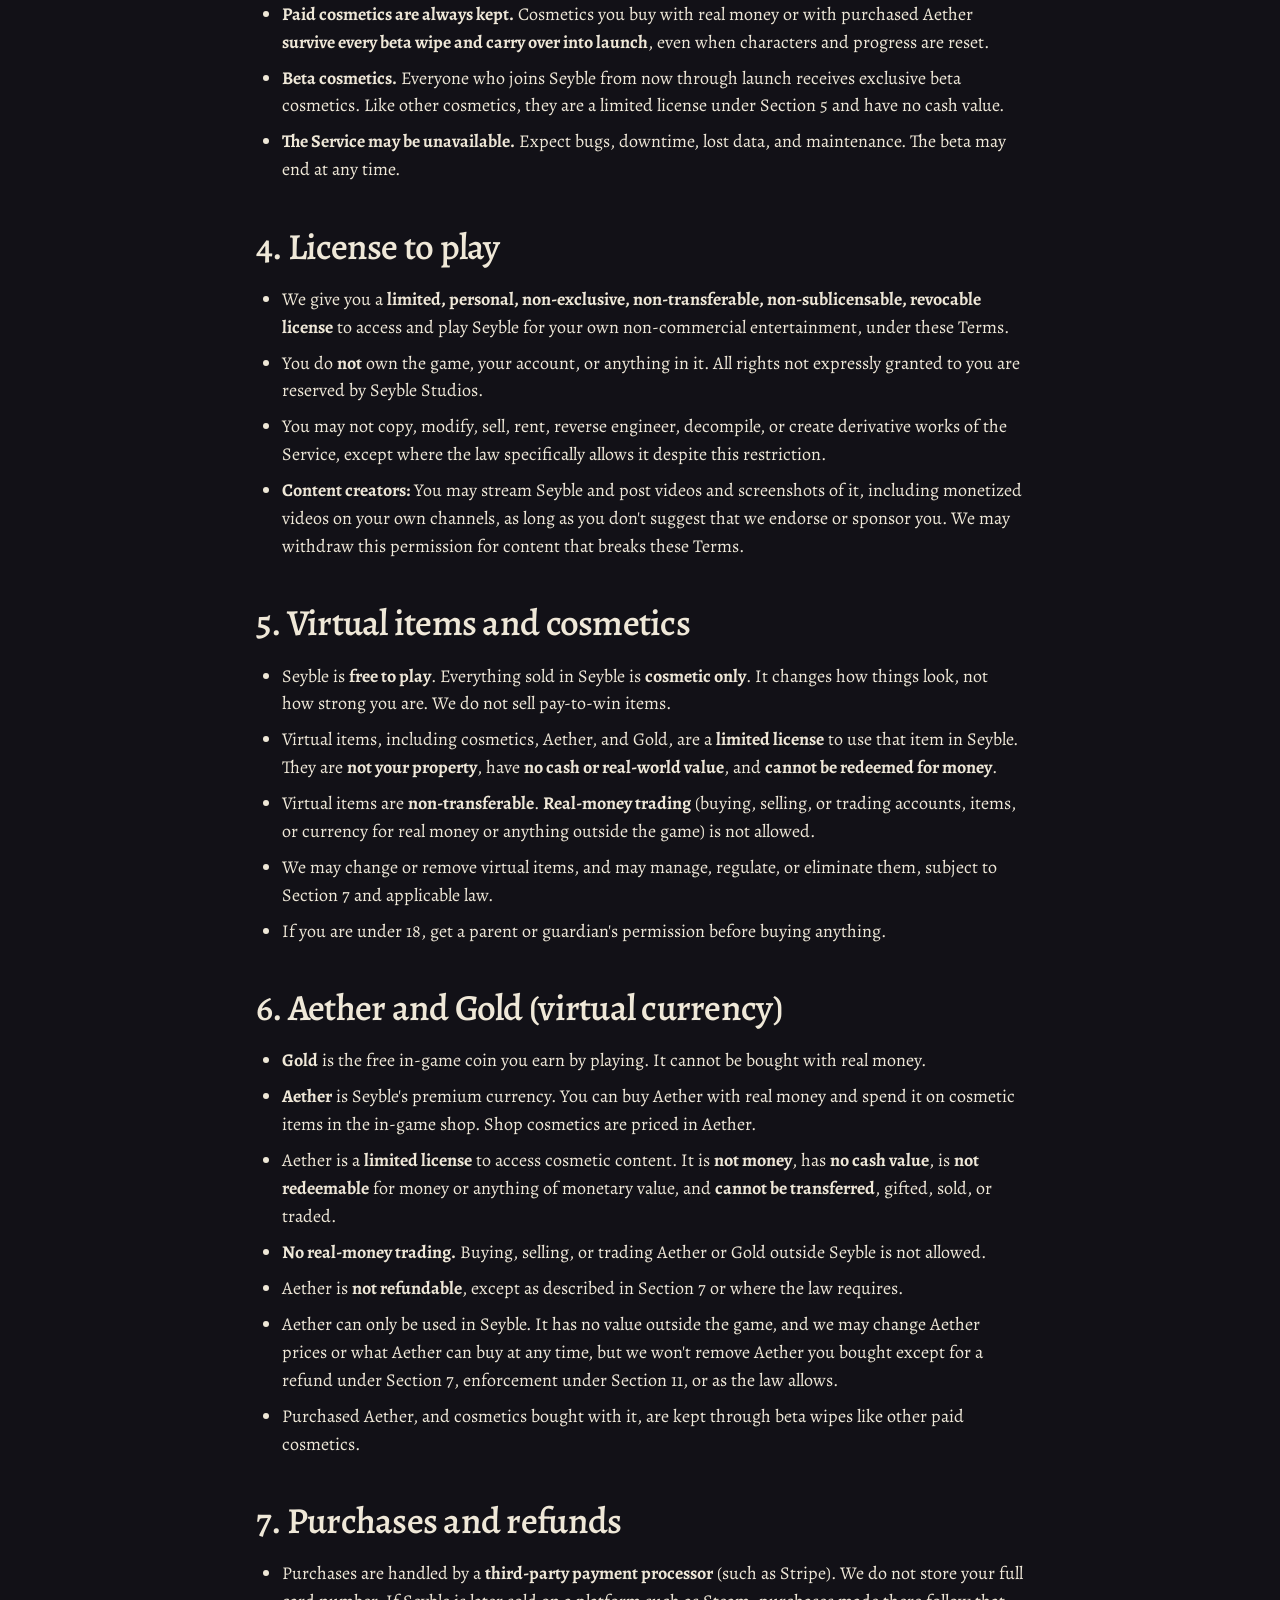
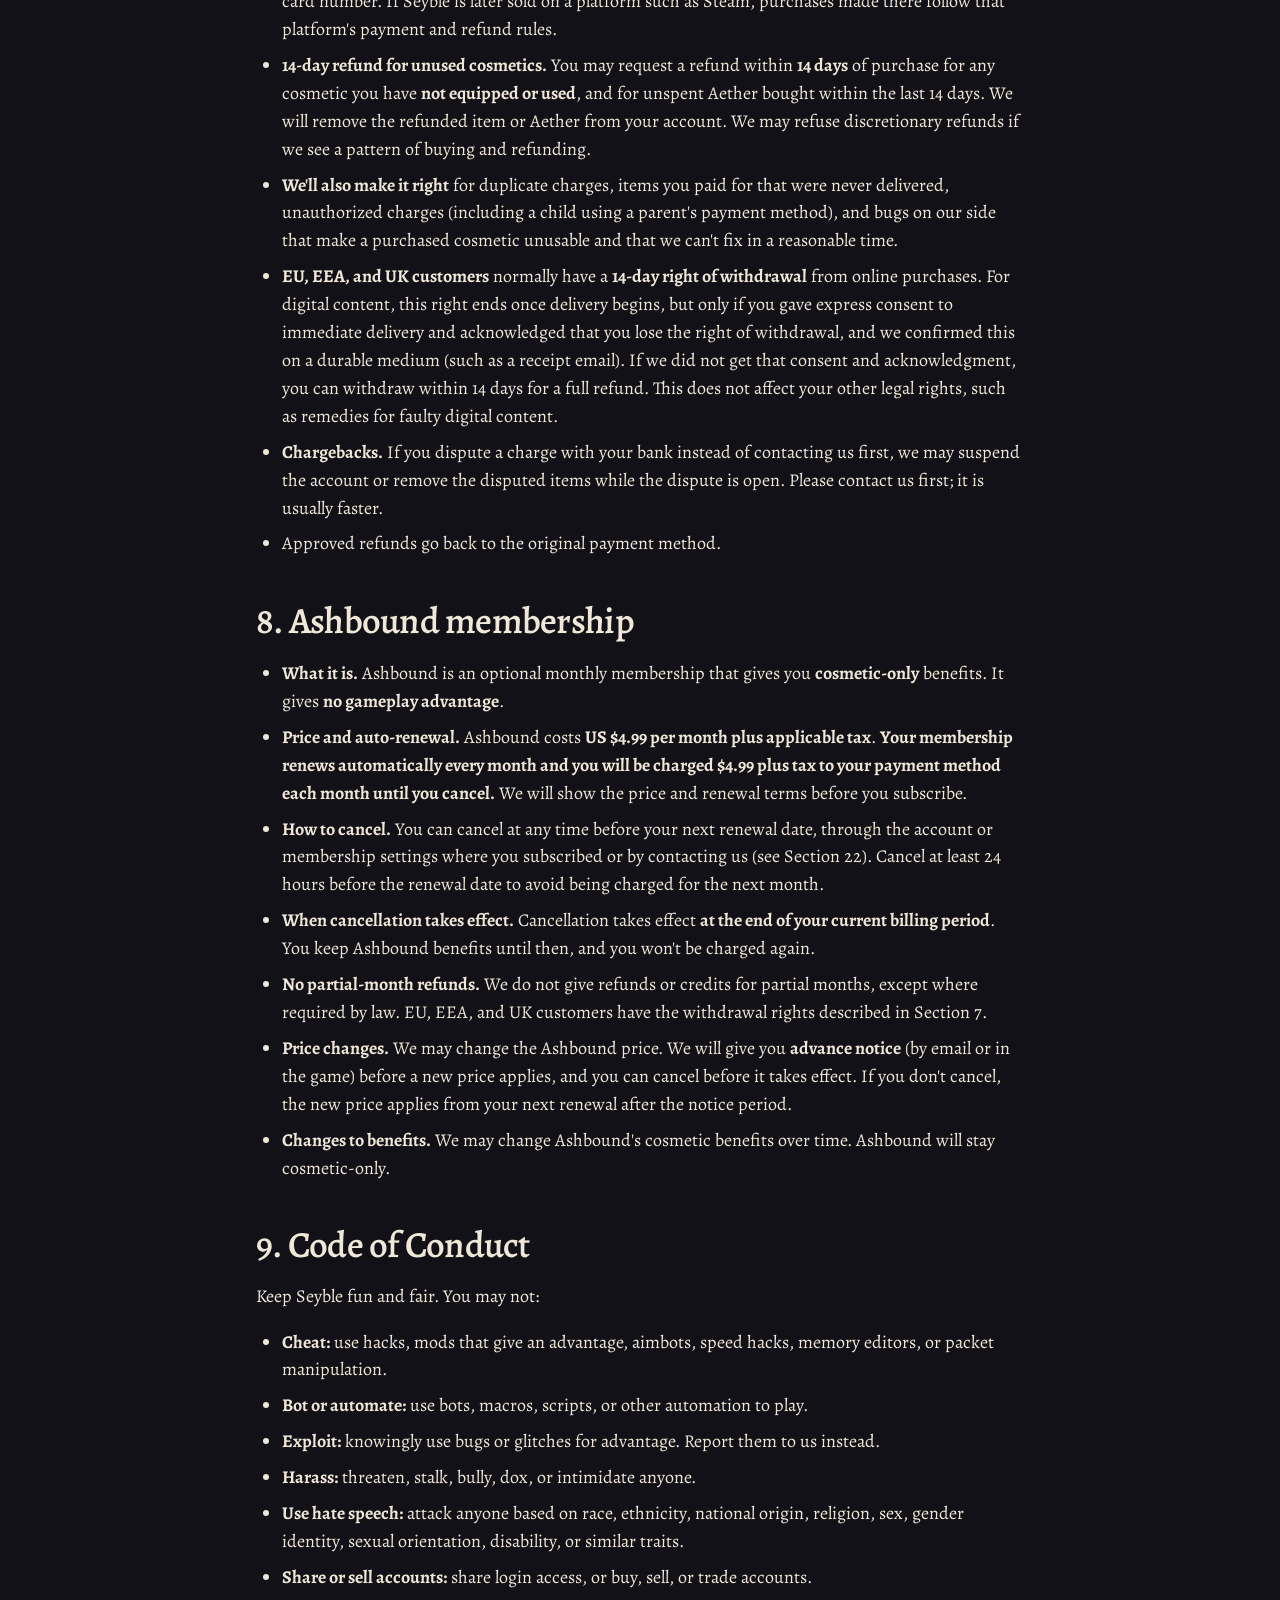
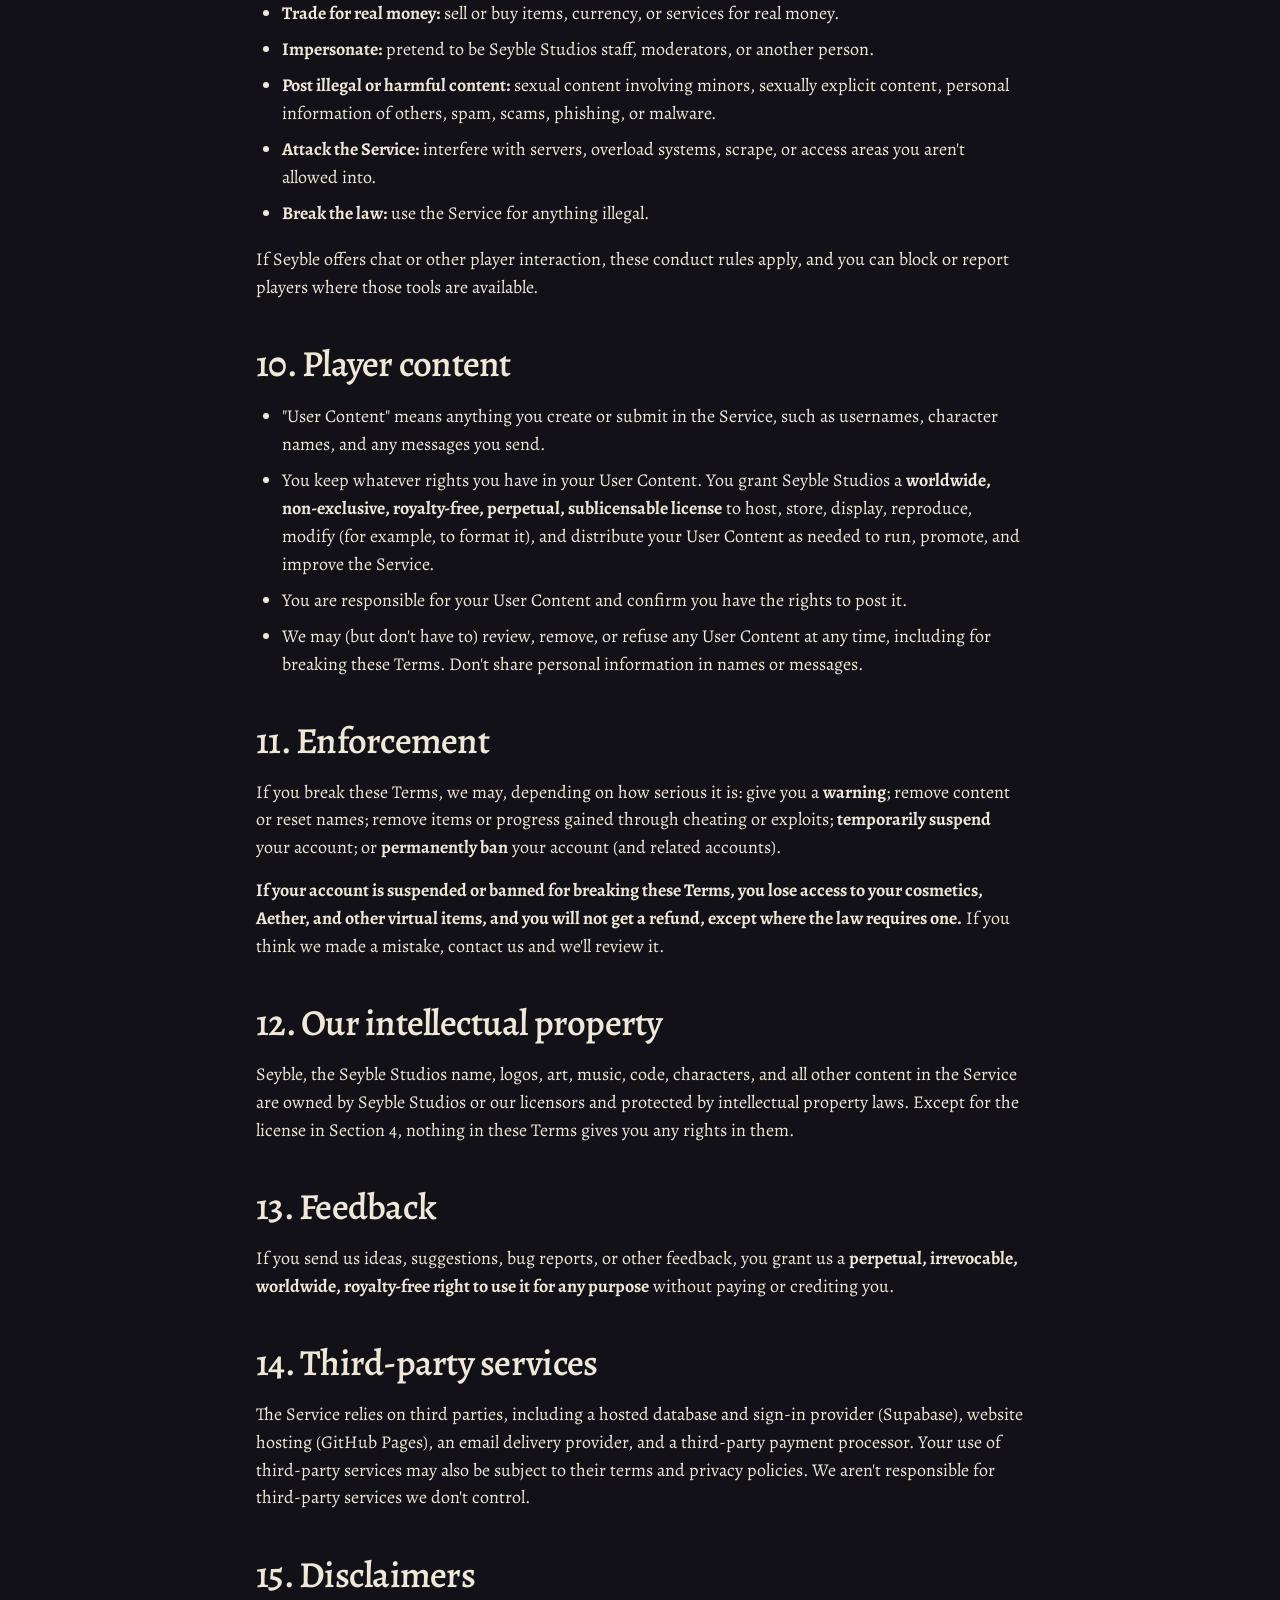
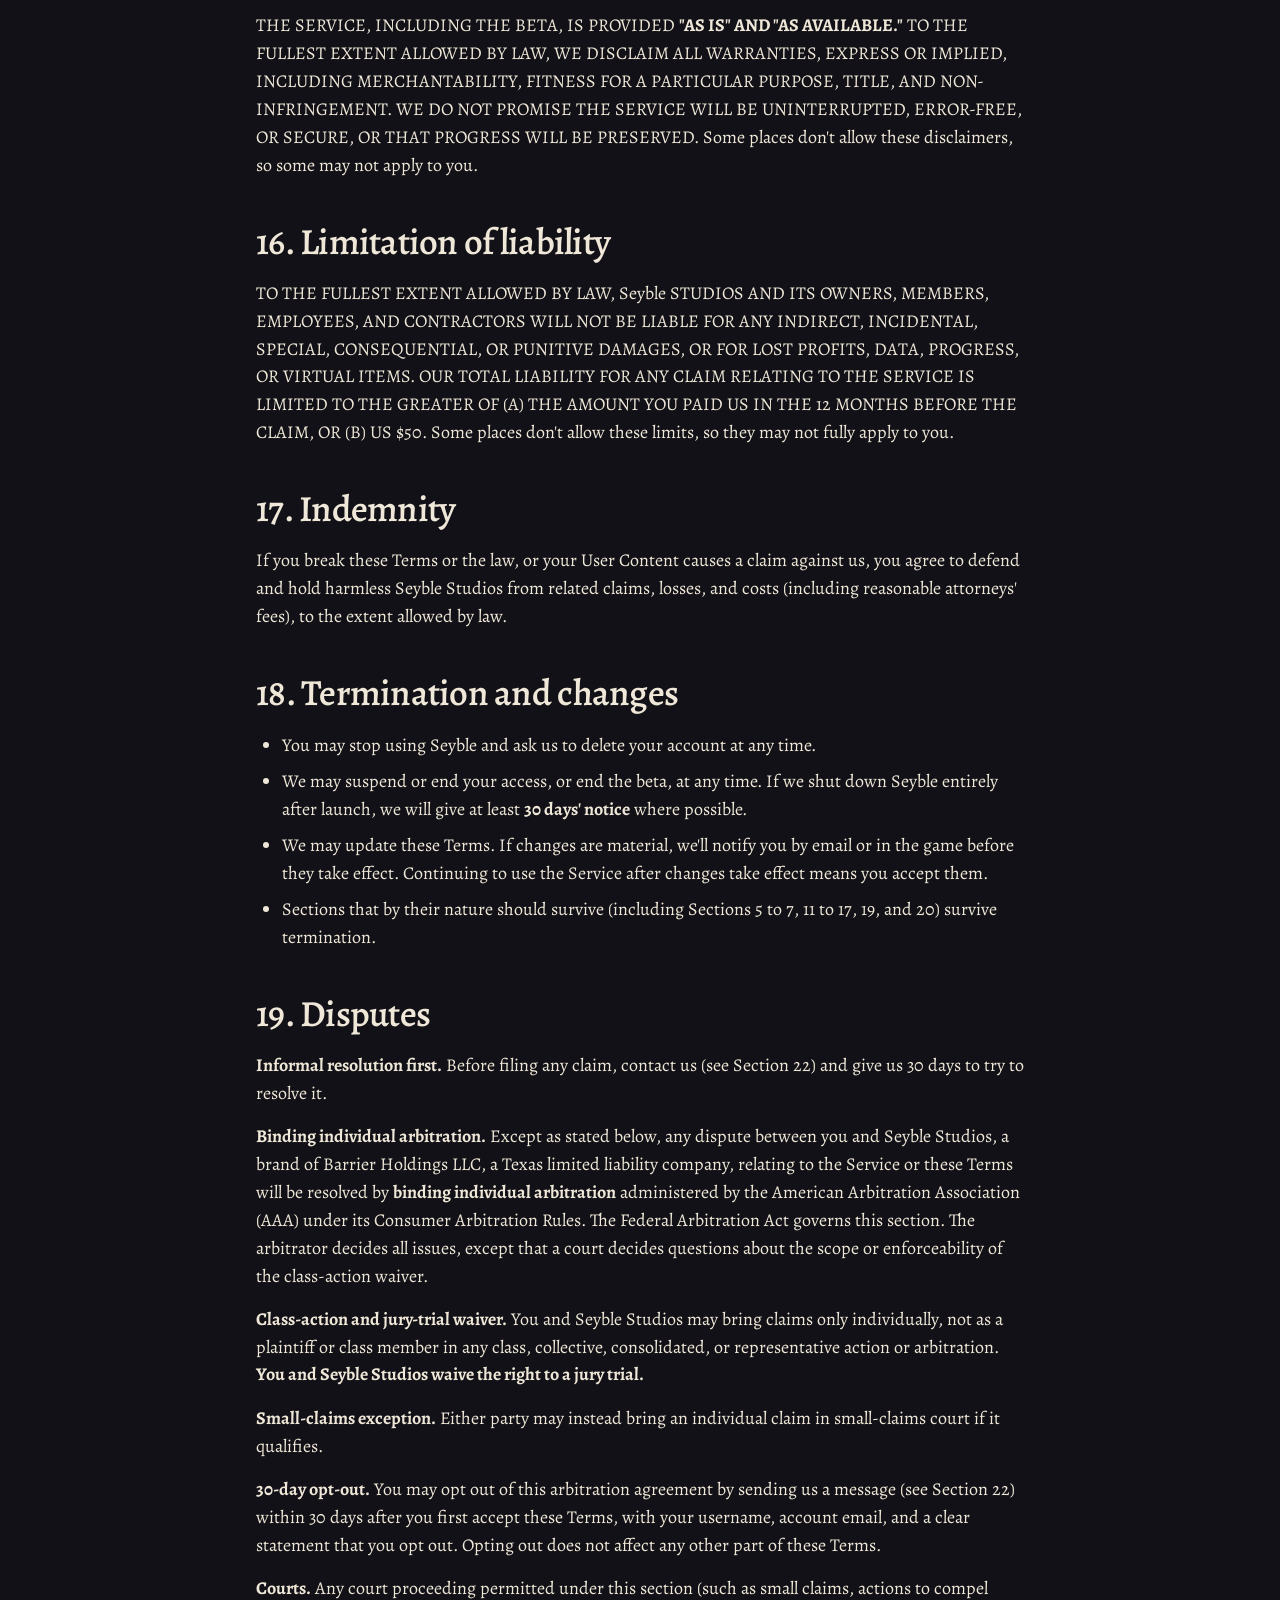
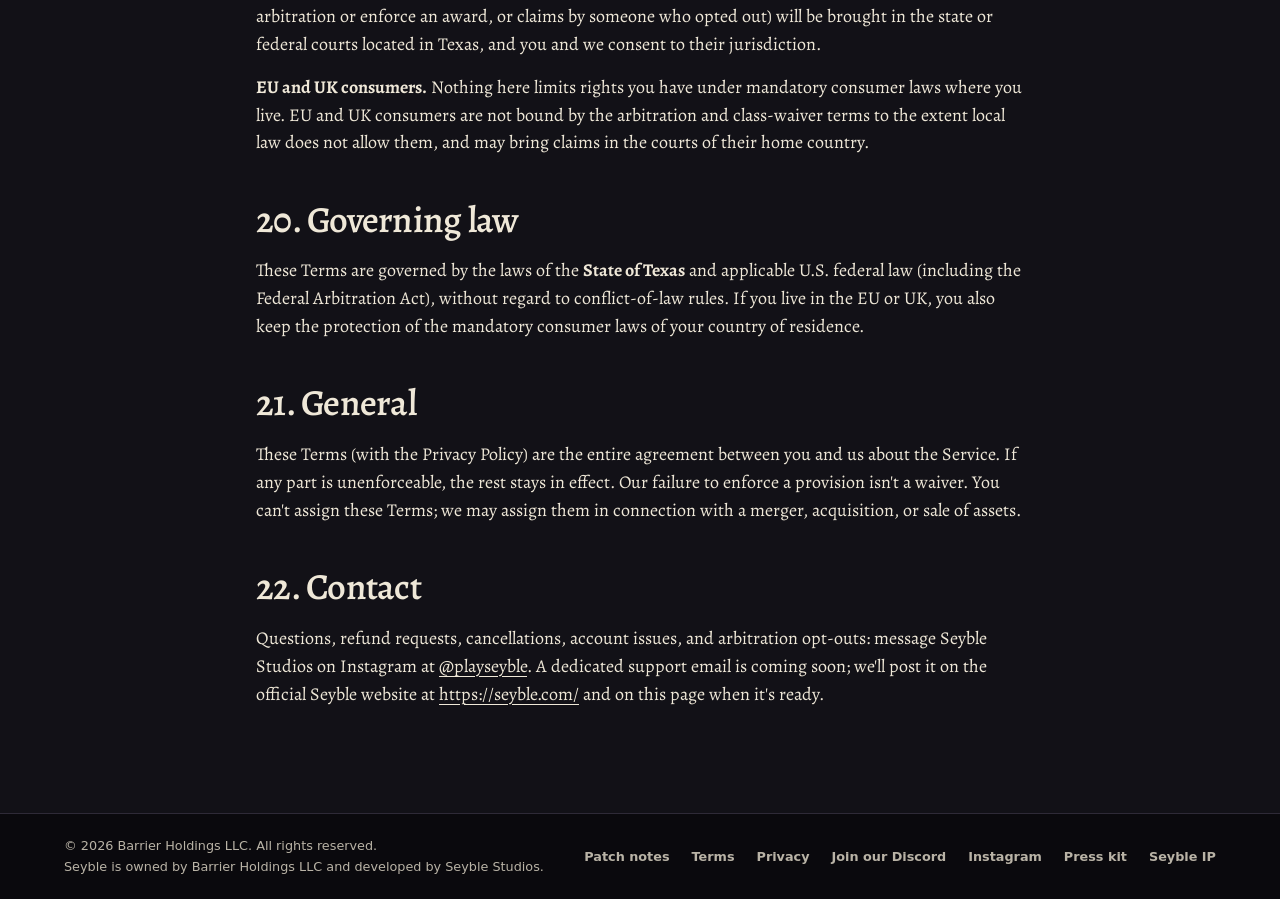
<file: terms/index.html>
<!DOCTYPE html>
<html lang="en">
<head>
  <meta charset="utf-8" />
  <meta name="viewport" content="width=device-width, initial-scale=1" />
  <title>Seyble Terms of Service</title>
  <meta name="description" content="Seyble Studios terms of service for Seyble: accounts, Aether, Ashbound, refunds, and disputes." />
  <meta name="theme-color" content="#171b19" />
  <link rel="canonical" href="https://seyble.com/terms/" />
  <meta property="og:type" content="website" />
  <meta property="og:site_name" content="Seyble" />
  <meta property="og:title" content="Seyble Terms of Service" />
  <meta property="og:description" content="Seyble Studios terms of service for Seyble: accounts, Aether, Ashbound, refunds, and disputes." />
  <meta property="og:url" content="https://seyble.com/terms/" />
  <meta property="og:image" content="https://seyble.com/assets/cinderwatch-share.jpg" />
  <meta property="og:image:width" content="1200" />
  <meta property="og:image:height" content="630" />
  <meta property="og:image:alt" content="Cinderwatch market and well at dusk" />
  <meta name="twitter:card" content="summary_large_image" />
  <meta name="twitter:title" content="Seyble Terms of Service" />
  <meta name="twitter:description" content="Seyble Studios terms of service for Seyble: accounts, Aether, Ashbound, refunds, and disputes." />
  <meta name="twitter:image" content="https://seyble.com/assets/cinderwatch-share.jpg" />
  <link rel="icon" href="/favicon.ico" sizes="any">
  <link rel="icon" type="image/png" sizes="32x32" href="/favicon-32.png">
  <link rel="apple-touch-icon" href="/apple-touch-icon.png">
  <link rel="preload" href="/assets/fonts/Alegreya-Variable.woff2" as="font" type="font/woff2" crossorigin />
  <link rel="stylesheet" href="/css/site.css?v=8" />
</head>
<body>
  <a class="skip" href="#legal">Skip to content</a>
  <header class="site-header" id="top">
    <div class="nav-wrap">
      <a class="wordmark" href="/"><img src="/assets/ob/wordmark-320.webp" srcset="/assets/ob/wordmark-320.webp 1x, /assets/ob/wordmark-640.webp 2x" width="320" height="103" alt="Seyble home" /></a>
      <nav class="site-nav" aria-label="Main navigation">
        <a href="/#latest" aria-label="What’s new"><span class="nav-full" aria-hidden="true">What&rsquo;s new</span><span class="nav-short" aria-hidden="true">New</span></a>
        <a href="/#downloads">Downloads</a>
        <a href="/patch-notes/" aria-label="Patch notes"><span class="nav-full" aria-hidden="true">Patch notes</span><span class="nav-short" aria-hidden="true">Notes</span></a>
<a class="nav-discord" href="https://discord.gg/6zd7WXVFGQ" target="_blank" rel="noopener" aria-label="Join our Discord"><svg class="discord-icon" xmlns="http://www.w3.org/2000/svg" viewBox="0 0 127.14 96.36" aria-hidden="true"><path fill="currentColor" d="M107.7,8.07A105.15,105.15,0,0,0,81.47,0a72.06,72.06,0,0,0-3.36,6.83A97.68,97.68,0,0,0,49,6.83,72.37,72.37,0,0,0,45.64,0,105.89,105.89,0,0,0,19.39,8.09C2.79,32.65-1.71,56.6.54,80.21h0A105.73,105.73,0,0,0,32.71,96.36,77.7,77.7,0,0,0,39.6,85.25a68.42,68.42,0,0,1-10.85-5.18c.91-.66,1.8-1.34,2.66-2a75.57,75.57,0,0,0,64.32,0c.87.71,1.76,1.39,2.66,2a68.68,68.68,0,0,1-10.87,5.19,77,77,0,0,0,6.89,11.1A105.25,105.25,0,0,0,126.6,80.22h0C129.24,52.84,122.09,29.11,107.7,8.07ZM42.45,65.69C36.18,65.69,31,60,31,53s5-12.74,11.43-12.74S54,46,53.89,53,48.84,65.69,42.45,65.69Zm42.24,0C78.41,65.69,73.25,60,73.25,53s5-12.74,11.44-12.74S96.23,46,96.12,53,91.08,65.69,84.69,65.69Z"/></svg><span class="nav-full">Discord</span></a>
                <a class="nav-play" href="/play/">Play</a>
      </nav>
    </div>
  </header>

  <main class="document" id="legal">
    <div class="doc-wrap">
      <h1>Seyble Terms of Service</h1>
      <article class="legal">
        <p class="patch-date">Last updated: <time datetime="2026-11-24">November 24, 2026</time></p>
        <p>These Terms of Service ("Terms") are an agreement between you and Seyble Studios ("Seyble Studios," "we," "us," or "our"). Seyble Studios is a brand of Barrier Holdings LLC, a Texas limited liability company. These Terms cover your use of the Seyble game, including the beta, the website at <a href="https://seyble.com/">https://seyble.com/</a>, the waitlist, your account, Aether, the Ashbound membership, and any related services (together, the "Service").</p>
        <p>By joining the waitlist, creating an account, or playing Seyble, you agree to these Terms and to our <a href="../privacy/">Privacy Policy</a>. If you do not agree, do not use the Service.</p>
        <p><strong>Please read Section 19 (Disputes).</strong> It requires most disputes to be resolved by <strong>binding individual arbitration</strong> and <strong>waives class actions and jury trials</strong>. You can opt out within 30 days.</p>
        <h2>1. Who can play</h2>
        <ul>
        <li>You must be <strong>at least 13 years old</strong> to create an account or play Seyble.</li>
        <li>If you are <strong>13 to 17</strong> (or under the age of majority where you live), you may only use the Service with permission from a parent or legal guardian, who agrees to these Terms on your behalf and is responsible for your use, including any purchases.</li>
        <li>Seyble is <strong>not directed to children under 13</strong>. If we learn that someone under 13 has created an account, we will close it and delete their personal information.</li>
        <li>You may not use the Service if you are barred from doing so under applicable law, or if we have previously banned your account.</li>
        </ul>
        <h2>2. Your account and email sign-in</h2>
        <ul>
        <li>You sign in with your <strong>email address</strong>. We may send sign-in links or codes to that address. Keep your email account secure; anyone who controls your email may be able to sign in as you.</li>
        <li>Give us accurate information and keep your email address current.</li>
        <li>Your account is <strong>personal to you</strong>. Do not share it, sell it, trade it, or let anyone else use it.</li>
        <li>You are responsible for activity on your account. Tell us right away (see Section 22) if you think your account has been accessed without permission.</li>
        <li>Usernames and character names must follow the Code of Conduct (Section 9). We may change or remove names that don't.</li>
        </ul>
        <h2>3. Beta and waitlist</h2>
        <p>Seyble is in <strong>beta</strong> and has not launched. By joining the waitlist or playing the beta, you understand that:</p>
        <ul>
        <li><strong>Joining the waitlist does not guarantee access.</strong> We decide who gets in, when, and for how long.</li>
        <li><strong>The game will change.</strong> Features, content, balance, items, and rules may be added, changed, or removed at any time.</li>
        <li><strong>Progress may be wiped.</strong> We may reset or delete characters, levels, Gold, non-purchased items, and other progress during the beta or at launch.</li>
        <li><strong>Paid cosmetics are always kept.</strong> Cosmetics you buy with real money or with purchased Aether <strong>survive every beta wipe and carry over into launch</strong>, even when characters and progress are reset.</li>
        <li><strong>Beta cosmetics.</strong> Everyone who joins Seyble from now through launch receives exclusive beta cosmetics. Like other cosmetics, they are a limited license under Section 5 and have no cash value.</li>
        <li><strong>The Service may be unavailable.</strong> Expect bugs, downtime, lost data, and maintenance. The beta may end at any time.</li>
        </ul>
        <h2>4. License to play</h2>
        <ul>
        <li>We give you a <strong>limited, personal, non-exclusive, non-transferable, non-sublicensable, revocable license</strong> to access and play Seyble for your own non-commercial entertainment, under these Terms.</li>
        <li>You do <strong>not</strong> own the game, your account, or anything in it. All rights not expressly granted to you are reserved by Seyble Studios.</li>
        <li>You may not copy, modify, sell, rent, reverse engineer, decompile, or create derivative works of the Service, except where the law specifically allows it despite this restriction.</li>
        <li><strong>Content creators:</strong> You may stream Seyble and post videos and screenshots of it, including monetized videos on your own channels, as long as you don't suggest that we endorse or sponsor you. We may withdraw this permission for content that breaks these Terms.</li>
        </ul>
        <h2>5. Virtual items and cosmetics</h2>
        <ul>
        <li>Seyble is <strong>free to play</strong>. Everything sold in Seyble is <strong>cosmetic only</strong>. It changes how things look, not how strong you are. We do not sell pay-to-win items.</li>
        <li>Virtual items, including cosmetics, Aether, and Gold, are a <strong>limited license</strong> to use that item in Seyble. They are <strong>not your property</strong>, have <strong>no cash or real-world value</strong>, and <strong>cannot be redeemed for money</strong>.</li>
        <li>Virtual items are <strong>non-transferable</strong>. <strong>Real-money trading</strong> (buying, selling, or trading accounts, items, or currency for real money or anything outside the game) is not allowed.</li>
        <li>We may change or remove virtual items, and may manage, regulate, or eliminate them, subject to Section 7 and applicable law.</li>
        <li>If you are under 18, get a parent or guardian's permission before buying anything.</li>
        </ul>
        <h2>6. Aether and Gold (virtual currency)</h2>
        <ul>
        <li><strong>Gold</strong> is the free in-game coin you earn by playing. It cannot be bought with real money.</li>
        <li><strong>Aether</strong> is Seyble's premium currency. You can buy Aether with real money and spend it on cosmetic items in the in-game shop. Shop cosmetics are priced in Aether.</li>
        <li>Aether is a <strong>limited license</strong> to access cosmetic content. It is <strong>not money</strong>, has <strong>no cash value</strong>, is <strong>not redeemable</strong> for money or anything of monetary value, and <strong>cannot be transferred</strong>, gifted, sold, or traded.</li>
        <li><strong>No real-money trading.</strong> Buying, selling, or trading Aether or Gold outside Seyble is not allowed.</li>
        <li>Aether is <strong>not refundable</strong>, except as described in Section 7 or where the law requires.</li>
        <li>Aether can only be used in Seyble. It has no value outside the game, and we may change Aether prices or what Aether can buy at any time, but we won't remove Aether you bought except for a refund under Section 7, enforcement under Section 11, or as the law allows.</li>
        <li>Purchased Aether, and cosmetics bought with it, are kept through beta wipes like other paid cosmetics.</li>
        </ul>
        <h2>7. Purchases and refunds</h2>
        <ul>
        <li>Purchases are handled by a <strong>third-party payment processor</strong> (such as Stripe). We do not store your full card number. If Seyble is later sold on a platform such as Steam, purchases made there follow that platform's payment and refund rules.</li>
        <li><strong>14-day refund for unused cosmetics.</strong> You may request a refund within <strong>14 days</strong> of purchase for any cosmetic you have <strong>not equipped or used</strong>, and for unspent Aether bought within the last 14 days. We will remove the refunded item or Aether from your account. We may refuse discretionary refunds if we see a pattern of buying and refunding.</li>
        <li><strong>We'll also make it right</strong> for duplicate charges, items you paid for that were never delivered, unauthorized charges (including a child using a parent's payment method), and bugs on our side that make a purchased cosmetic unusable and that we can't fix in a reasonable time.</li>
        <li><strong>EU, EEA, and UK customers</strong> normally have a <strong>14-day right of withdrawal</strong> from online purchases. For digital content, this right ends once delivery begins, but only if you gave express consent to immediate delivery and acknowledged that you lose the right of withdrawal, and we confirmed this on a durable medium (such as a receipt email). If we did not get that consent and acknowledgment, you can withdraw within 14 days for a full refund. This does not affect your other legal rights, such as remedies for faulty digital content.</li>
        <li><strong>Chargebacks.</strong> If you dispute a charge with your bank instead of contacting us first, we may suspend the account or remove the disputed items while the dispute is open. Please contact us first; it is usually faster.</li>
        <li>Approved refunds go back to the original payment method.</li>
        </ul>
        <h2>8. Ashbound membership</h2>
        <ul>
        <li><strong>What it is.</strong> Ashbound is an optional monthly membership that gives you <strong>cosmetic-only</strong> benefits. It gives <strong>no gameplay advantage</strong>.</li>
        <li><strong>Price and auto-renewal.</strong> Ashbound costs <strong>US $4.99 per month plus applicable tax</strong>. <strong>Your membership renews automatically every month and you will be charged $4.99 plus tax to your payment method each month until you cancel.</strong> We will show the price and renewal terms before you subscribe.</li>
        <li><strong>How to cancel.</strong> You can cancel at any time before your next renewal date, through the account or membership settings where you subscribed or by contacting us (see Section 22). Cancel at least 24 hours before the renewal date to avoid being charged for the next month.</li>
        <li><strong>When cancellation takes effect.</strong> Cancellation takes effect <strong>at the end of your current billing period</strong>. You keep Ashbound benefits until then, and you won't be charged again.</li>
        <li><strong>No partial-month refunds.</strong> We do not give refunds or credits for partial months, except where required by law. EU, EEA, and UK customers have the withdrawal rights described in Section 7.</li>
        <li><strong>Price changes.</strong> We may change the Ashbound price. We will give you <strong>advance notice</strong> (by email or in the game) before a new price applies, and you can cancel before it takes effect. If you don't cancel, the new price applies from your next renewal after the notice period.</li>
        <li><strong>Changes to benefits.</strong> We may change Ashbound's cosmetic benefits over time. Ashbound will stay cosmetic-only.</li>
        </ul>
        <h2>9. Code of Conduct</h2>
        <p>Keep Seyble fun and fair. You may not:</p>
        <ul>
        <li><strong>Cheat:</strong> use hacks, mods that give an advantage, aimbots, speed hacks, memory editors, or packet manipulation.</li>
        <li><strong>Bot or automate:</strong> use bots, macros, scripts, or other automation to play.</li>
        <li><strong>Exploit:</strong> knowingly use bugs or glitches for advantage. Report them to us instead.</li>
        <li><strong>Harass:</strong> threaten, stalk, bully, dox, or intimidate anyone.</li>
        <li><strong>Use hate speech:</strong> attack anyone based on race, ethnicity, national origin, religion, sex, gender identity, sexual orientation, disability, or similar traits.</li>
        <li><strong>Share or sell accounts:</strong> share login access, or buy, sell, or trade accounts.</li>
        <li><strong>Trade for real money:</strong> sell or buy items, currency, or services for real money.</li>
        <li><strong>Impersonate:</strong> pretend to be Seyble Studios staff, moderators, or another person.</li>
        <li><strong>Post illegal or harmful content:</strong> sexual content involving minors, sexually explicit content, personal information of others, spam, scams, phishing, or malware.</li>
        <li><strong>Attack the Service:</strong> interfere with servers, overload systems, scrape, or access areas you aren't allowed into.</li>
        <li><strong>Break the law:</strong> use the Service for anything illegal.</li>
        </ul>
        <p>If Seyble offers chat or other player interaction, these conduct rules apply, and you can block or report players where those tools are available.</p>
        <h2>10. Player content</h2>
        <ul>
        <li>"User Content" means anything you create or submit in the Service, such as usernames, character names, and any messages you send.</li>
        <li>You keep whatever rights you have in your User Content. You grant Seyble Studios a <strong>worldwide, non-exclusive, royalty-free, perpetual, sublicensable license</strong> to host, store, display, reproduce, modify (for example, to format it), and distribute your User Content as needed to run, promote, and improve the Service.</li>
        <li>You are responsible for your User Content and confirm you have the rights to post it.</li>
        <li>We may (but don't have to) review, remove, or refuse any User Content at any time, including for breaking these Terms. Don't share personal information in names or messages.</li>
        </ul>
        <h2>11. Enforcement</h2>
        <p>If you break these Terms, we may, depending on how serious it is: give you a <strong>warning</strong>; remove content or reset names; remove items or progress gained through cheating or exploits; <strong>temporarily suspend</strong> your account; or <strong>permanently ban</strong> your account (and related accounts).</p>
        <p><strong>If your account is suspended or banned for breaking these Terms, you lose access to your cosmetics, Aether, and other virtual items, and you will not get a refund, except where the law requires one.</strong> If you think we made a mistake, contact us and we'll review it.</p>
        <h2 id="seyble-ip">12. Our intellectual property</h2>
        <p>Seyble, the Seyble Studios name, logos, art, music, code, characters, and all other content in the Service are owned by Seyble Studios or our licensors and protected by intellectual property laws. Except for the license in Section 4, nothing in these Terms gives you any rights in them.</p>
        <h2>13. Feedback</h2>
        <p>If you send us ideas, suggestions, bug reports, or other feedback, you grant us a <strong>perpetual, irrevocable, worldwide, royalty-free right to use it for any purpose</strong> without paying or crediting you.</p>
        <h2>14. Third-party services</h2>
        <p>The Service relies on third parties, including a hosted database and sign-in provider (Supabase), website hosting (GitHub Pages), an email delivery provider, and a third-party payment processor. Your use of third-party services may also be subject to their terms and privacy policies. We aren't responsible for third-party services we don't control.</p>
        <h2>15. Disclaimers</h2>
        <p>THE SERVICE, INCLUDING THE BETA, IS PROVIDED <strong>"AS IS" AND "AS AVAILABLE."</strong> TO THE FULLEST EXTENT ALLOWED BY LAW, WE DISCLAIM ALL WARRANTIES, EXPRESS OR IMPLIED, INCLUDING MERCHANTABILITY, FITNESS FOR A PARTICULAR PURPOSE, TITLE, AND NON-INFRINGEMENT. WE DO NOT PROMISE THE SERVICE WILL BE UNINTERRUPTED, ERROR-FREE, OR SECURE, OR THAT PROGRESS WILL BE PRESERVED. Some places don't allow these disclaimers, so some may not apply to you.</p>
        <h2>16. Limitation of liability</h2>
        <p>TO THE FULLEST EXTENT ALLOWED BY LAW, Seyble STUDIOS AND ITS OWNERS, MEMBERS, EMPLOYEES, AND CONTRACTORS WILL NOT BE LIABLE FOR ANY INDIRECT, INCIDENTAL, SPECIAL, CONSEQUENTIAL, OR PUNITIVE DAMAGES, OR FOR LOST PROFITS, DATA, PROGRESS, OR VIRTUAL ITEMS. OUR TOTAL LIABILITY FOR ANY CLAIM RELATING TO THE SERVICE IS LIMITED TO THE GREATER OF (A) THE AMOUNT YOU PAID US IN THE 12 MONTHS BEFORE THE CLAIM, OR (B) US $50. Some places don't allow these limits, so they may not fully apply to you.</p>
        <h2>17. Indemnity</h2>
        <p>If you break these Terms or the law, or your User Content causes a claim against us, you agree to defend and hold harmless Seyble Studios from related claims, losses, and costs (including reasonable attorneys' fees), to the extent allowed by law.</p>
        <h2>18. Termination and changes</h2>
        <ul>
        <li>You may stop using Seyble and ask us to delete your account at any time.</li>
        <li>We may suspend or end your access, or end the beta, at any time. If we shut down Seyble entirely after launch, we will give at least <strong>30 days' notice</strong> where possible.</li>
        <li>We may update these Terms. If changes are material, we'll notify you by email or in the game before they take effect. Continuing to use the Service after changes take effect means you accept them.</li>
        <li>Sections that by their nature should survive (including Sections 5 to 7, 11 to 17, 19, and 20) survive termination.</li>
        </ul>
        <h2>19. Disputes</h2>
        <p><strong>Informal resolution first.</strong> Before filing any claim, contact us (see Section 22) and give us 30 days to try to resolve it.</p>
        <p><strong>Binding individual arbitration.</strong> Except as stated below, any dispute between you and Seyble Studios, a brand of Barrier Holdings LLC, a Texas limited liability company, relating to the Service or these Terms will be resolved by <strong>binding individual arbitration</strong> administered by the American Arbitration Association (AAA) under its Consumer Arbitration Rules. The Federal Arbitration Act governs this section. The arbitrator decides all issues, except that a court decides questions about the scope or enforceability of the class-action waiver.</p>
        <p><strong>Class-action and jury-trial waiver.</strong> You and Seyble Studios may bring claims only individually, not as a plaintiff or class member in any class, collective, consolidated, or representative action or arbitration. <strong>You and Seyble Studios waive the right to a jury trial.</strong></p>
        <p><strong>Small-claims exception.</strong> Either party may instead bring an individual claim in small-claims court if it qualifies.</p>
        <p><strong>30-day opt-out.</strong> You may opt out of this arbitration agreement by sending us a message (see Section 22) within 30 days after you first accept these Terms, with your username, account email, and a clear statement that you opt out. Opting out does not affect any other part of these Terms.</p>
        <p><strong>Courts.</strong> Any court proceeding permitted under this section (such as small claims, actions to compel arbitration or enforce an award, or claims by someone who opted out) will be brought in the state or federal courts located in Texas, and you and we consent to their jurisdiction.</p>
        <p><strong>EU and UK consumers.</strong> Nothing here limits rights you have under mandatory consumer laws where you live. EU and UK consumers are not bound by the arbitration and class-waiver terms to the extent local law does not allow them, and may bring claims in the courts of their home country.</p>
        <h2>20. Governing law</h2>
        <p>These Terms are governed by the laws of the <strong>State of Texas</strong> and applicable U.S. federal law (including the Federal Arbitration Act), without regard to conflict-of-law rules. If you live in the EU or UK, you also keep the protection of the mandatory consumer laws of your country of residence.</p>
        <h2>21. General</h2>
        <p>These Terms (with the Privacy Policy) are the entire agreement between you and us about the Service. If any part is unenforceable, the rest stays in effect. Our failure to enforce a provision isn't a waiver. You can't assign these Terms; we may assign them in connection with a merger, acquisition, or sale of assets.</p>
        <h2>22. Contact</h2>
        <p>Questions, refund requests, cancellations, account issues, and arbitration opt-outs: message Seyble Studios on Instagram at <a href="https://www.instagram.com/playseyble/">@playseyble</a>. A dedicated support email is coming soon; we'll post it on the official Seyble website at <a href="https://seyble.com/">https://seyble.com/</a> and on this page when it's ready.</p>
      </article>
    </div>
  </main>

  <footer class="site-footer">
    <div class="footer-wrap">
      <p>© 2026 Barrier Holdings LLC. All rights reserved.<br>Seyble is owned by Barrier Holdings LLC and developed by Seyble Studios.</p>
      <nav aria-label="Footer">
        <a href="../patch-notes/">Patch notes</a>
        <a href="./" aria-current="page">Terms</a>
        <a href="../privacy/">Privacy</a>
        <a href="https://discord.gg/6zd7WXVFGQ" target="_blank" rel="noopener">Join our Discord</a>
        <a href="https://www.instagram.com/playseyble/">Instagram</a>
      <a href="/press/">Press kit</a><a href="/press/#seyble-ip">Seyble IP</a></nav>
    </div>
  </footer>
</body>
</html>
</file>
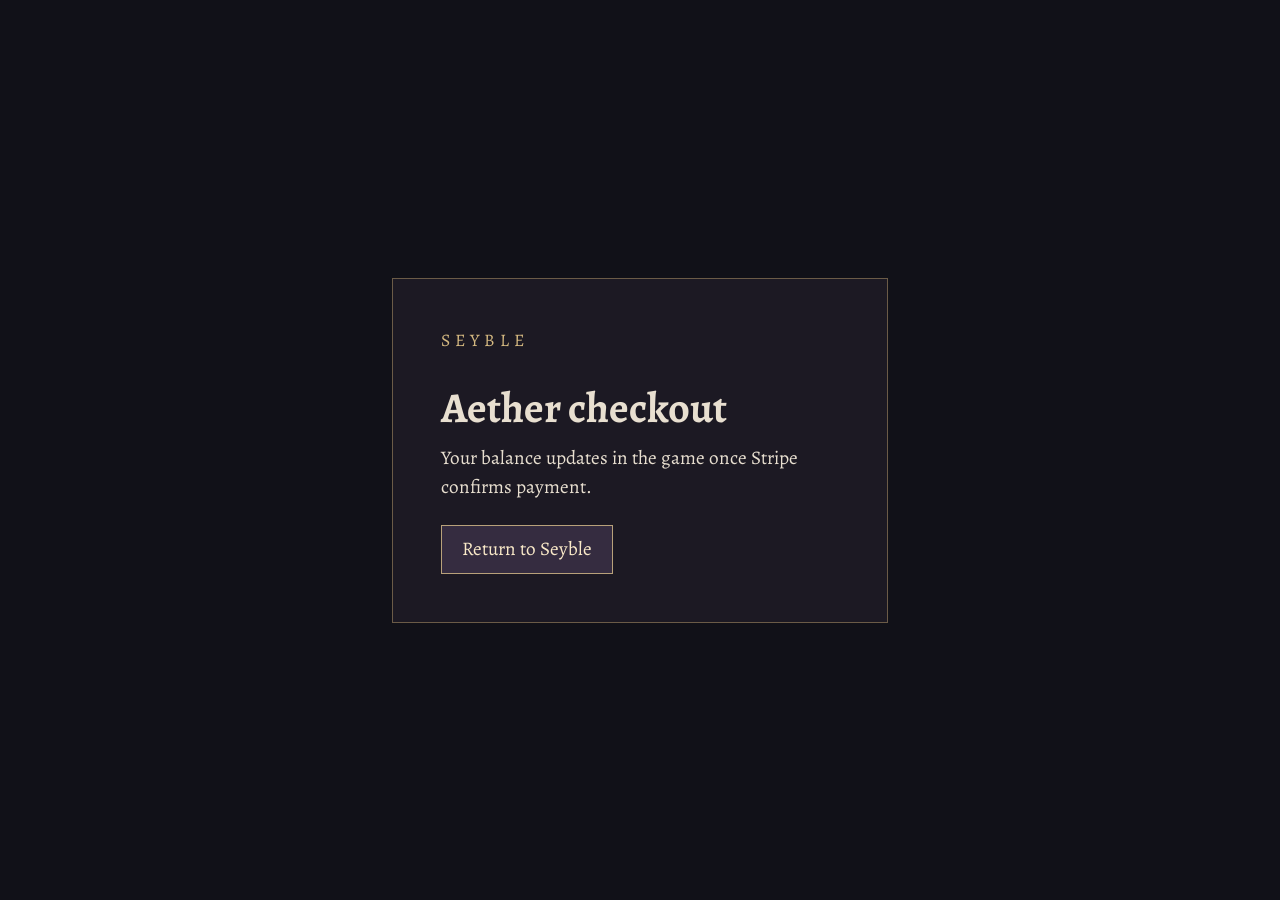
<file: play/checkout-return.html>
<!doctype html>
<html lang="en">
<head>
	<meta charset="utf-8">
	<meta name="viewport" content="width=device-width, initial-scale=1">
	<meta name="robots" content="noindex">
	<meta name="referrer" content="no-referrer">
	<title>Aether checkout · Seyble</title>
	<style>
		@font-face { font-family: Alegreya; src: url('../assets/fonts/Alegreya-Variable.ttf') format('truetype'); font-display: swap; }
		* { box-sizing: border-box; }
		body { min-height: 100vh; margin: 0; padding: 1.25rem; display: grid; place-items: center; background: #111118; color: #e8dfd0; font: 1.2rem/1.5 Alegreya, Georgia, serif; }
		main { width: min(100%, 31rem); padding: clamp(1.5rem, 5vw, 3rem); border: 1px solid #6b5b47; background: #1c1923; }
		.brand { margin: 0 0 2rem; color: #d5b981; letter-spacing: .3em; font-size: 1.1rem; }
		h1 { margin: 0 0 .6rem; font-size: clamp(2rem, 7vw, 2.65rem); line-height: 1.1; }
		p { margin: .8rem 0 1.45rem; }
		a { display: inline-block; padding: .55rem 1.25rem; border: 1px solid #b8a17a; color: #f9e9c8; background: #352c40; text-decoration: none; }
		a:focus-visible { outline: 2px solid #e8d29b; outline-offset: 4px; }
	</style>
</head>
<body>
	<main>
		<p class="brand">SEYBLE</p>
		<h1 id="heading">Aether checkout</h1>
		<p id="message">Your balance updates in the game once Stripe confirms payment.</p>
		<a href="./" id="return">Return to Seyble</a>
	</main>
	<script>
		const outcome = new URLSearchParams(location.search).get('checkout');
		if (outcome === 'cancel') {
			document.getElementById('heading').textContent = 'Checkout canceled';
			document.getElementById('message').textContent = 'You can return to your game and choose a pack whenever you’re ready.';
		} else if (outcome === 'success') {
			document.getElementById('heading').textContent = 'Checkout submitted';
		}
		document.getElementById('return').addEventListener('click', () => {
			if (!matchMedia('(pointer: coarse), (display-mode: standalone)').matches) window.close();
		});
	</script>
</body>
</html>
</file>
<file: css/site.css>
/* Seyble shared styles: homepage, patch notes, legal, press, affiliates, 404. */
@font-face {
  font-family: Alegreya;
  src: url("../assets/fonts/Alegreya-Variable.woff2") format("woff2"), url("../assets/fonts/Alegreya-Variable.ttf") format("truetype");
  font-weight: 400 900;
  font-display: swap;
}
:root {
  color-scheme: dark;
  --ink: #0d0c11;          /* night */
  --ground: #121117;       /* page */
  --deep: #0a090d;         /* footer, wells */
  --panel: #18161f;
  --panel-2: #201d29;
  --outline: #17131c;      /* the game's sprite outline */
  --type: #efe8d8;
  --quiet: #b9b3a6;
  --dim: #8d8779;
  --line: #2e2a37;
  --line-2: #433d4f;
  --brass: #e1bf83;
  --brass-hi: #f3d9a4;
  --ember: #e08a45;
  --gloam: #9c86e0;
  --moss: #a4c38b;
  --gutter: clamp(20px, 5vw, 88px);
  --reading: Alegreya, Georgia, "Times New Roman", serif;
  --ui: system-ui, -apple-system, "Segoe UI", Roboto, sans-serif;
  --header-h: 68px;
}
* { box-sizing: border-box; }
html { height: 100%; scroll-padding-top: calc(var(--header-h) + 12px); -webkit-text-size-adjust: 100%; }
body { margin: 0; min-height: 100%; min-height: 100vh; display: flex; flex-direction: column; background: var(--ground); color: var(--type); font: 1.125rem/1.55 var(--reading); }
main { flex: 1 0 auto; }
h1, h2, h3, p, figure { margin: 0; }
a { color: inherit; text-underline-offset: .23em; }
a:hover { color: var(--brass); }
button, summary { cursor: pointer; }
button { font: inherit; color: inherit; }
img, video { display: block; max-width: 100%; height: auto; }
:focus-visible { outline: 3px solid var(--brass-hi); outline-offset: 4px; }
.skip { position: absolute; left: 12px; top: 12px; padding: 10px 14px; transform: translateY(-200%); background: var(--type); color: var(--ink); z-index: 50; font: 600 .9rem var(--ui); }
.skip:focus { transform: none; }
.nav-wrap, .footer-wrap, .section-wrap, .hero-inner { width: min(100%, 1360px); padding-inline: var(--gutter); margin-inline: auto; }
.eyebrow { color: var(--brass); font: 700 .74rem/1.5 var(--ui); letter-spacing: .16em; text-transform: uppercase; }

/* Header */
.site-header { position: sticky; top: 0; z-index: 30; background: rgba(13, 12, 17, .92); border-bottom: 1px solid var(--line); backdrop-filter: blur(10px); -webkit-backdrop-filter: blur(10px); }
.nav-wrap, .site-nav, .footer-wrap, .site-footer nav { display: flex; align-items: center; }
.nav-wrap { min-height: var(--header-h); justify-content: space-between; gap: 20px; flex-wrap: nowrap; }
.wordmark { display: block; flex: none; }
.wordmark img { width: 124px; height: auto; }
.site-nav { gap: clamp(16px, 2.6vw, 40px); flex-wrap: nowrap; }
.site-nav a, .site-footer a { text-decoration: none; font: 600 .86rem/1.4 var(--ui); }
.site-nav a { padding-block: 12px; white-space: nowrap; color: #ddd6c6; }
.site-nav a:hover { color: var(--brass-hi); }
.site-nav [aria-current="page"] { color: var(--brass); }
.site-nav .nav-play { padding: 8px 18px; color: #241b12; background: var(--brass); box-shadow: inset 0 -3px 0 #b48f55, 0 0 0 2px var(--outline); }
.site-nav .nav-play:hover { color: #1b140d; background: var(--brass-hi); }
.nav-short { display: none; }
.discord-icon { width: 1.05em; height: 1.05em; flex: none; display: block; }
.site-nav .nav-discord { display: inline-flex; align-items: center; gap: 7px; }
.site-nav .nav-discord .discord-icon { width: 16px; height: 16px; }
.btn .discord-icon { width: 18px; height: 18px; }

/* Buttons shared with 404 and press */
.play, .btn-play { display: inline-flex; align-items: center; justify-content: center; gap: 14px; padding: 14px 22px; font: 700 .95rem/1.2 var(--ui); color: #241b12; background: var(--brass); text-decoration: none; box-shadow: inset 0 -4px 0 #b48f55, inset 0 2px 0 #f8e6c0, 0 0 0 2px var(--outline); }
.play:hover, .btn-play:hover { color: #1b140d; background: var(--brass-hi); }
.play span, .btn-play span { font-weight: 500; }
.download-jump { font: 600 .9rem var(--ui); }
.hero-actions { display: flex; flex-wrap: wrap; align-items: center; gap: 16px 22px; margin-top: 28px; }

/* Screenshots, details, lightbox */
.shot { display: block; background: var(--panel); cursor: zoom-in; }
.shot img { width: 100%; image-rendering: pixelated; }
.shot:hover { outline: 1px solid var(--brass); outline-offset: 2px; }
figcaption { padding-block: 8px 2px; font-size: 1.1rem; line-height: 1.3; }
.extra { border-top: 1px solid var(--line); }
.extra:last-child { border-bottom: 1px solid var(--line); }
.extra summary { display: flex; align-items: center; justify-content: space-between; gap: 16px; padding: 16px 2px; list-style: none; font-size: 1.15rem; }
.extra summary::-webkit-details-marker { display: none; }
.extra summary::after { content: "+"; color: var(--brass); font: 1.3rem var(--ui); }
.extra[open] summary::after { content: "\2212"; }
.extra summary:hover { color: var(--brass); }
.extra p { max-width: 62ch; color: var(--quiet); }
kbd { font-size: .83em; border-bottom: 1px solid #7c8471; padding-inline: .15em; }
dialog { width: fit-content; max-width: min(1100px, 94vw); max-height: 93vh; padding: 10px 12px 12px; border: 1px solid #85795c; background: #15131a; color: var(--type); }
dialog::backdrop { background: rgba(5, 4, 8, .9); }
.lightbox-top { display: flex; align-items: center; justify-content: space-between; gap: 18px; margin-bottom: 8px; }
.lightbox-top p { font-size: 1.2rem; }
.lightbox-top button, .trailer-close button { background: transparent; border: 1px solid #6f6a78; padding: 6px 12px; font: .85rem var(--ui); }
.lightbox-top button span, .trailer-close button span { margin-left: 5px; }
#lightbox-img { max-height: 76vh; width: auto; object-fit: contain; image-rendering: pixelated; }

/* Documents: patch notes, terms, privacy, 404 */
.document { padding: clamp(42px, 7vw, 96px) var(--gutter); background: radial-gradient(1200px 420px at 50% -120px, #221c2c 0%, transparent 70%); }
.doc-wrap { max-width: 48rem; margin-inline: auto; }
.document h1 { font: 560 clamp(2.7rem, 6vw, 4.8rem)/1.04 var(--reading); letter-spacing: -.03em; margin: 0 0 30px; }
.document h2 { font: 560 clamp(1.7rem, 3vw, 2.3rem)/1.12 var(--reading); margin: 1.15em 0 .45em; letter-spacing: -.02em; }
.document h3 { font-size: 1.35rem; margin: 1.1em 0 .3em; color: var(--brass-hi); }
.document p, .document li { overflow-wrap: anywhere; }
.document article p { margin-block: .85em; }
.document article li + li { margin-top: .45em; }
.document article ul, .document article ol { padding-left: 1.45em; }
.document article img { image-rendering: pixelated; }
.document .patch-entry { border-top: 1px solid var(--line); padding: 1.5em 0; }
.document .patch-entry h2 { margin-top: .25em; }
.document .patch-date { color: var(--quiet); font: .82rem/1.5 var(--ui); }

/* Footer */
.site-footer { background: var(--deep); border-top: 1px solid var(--line); }
.footer-wrap { justify-content: space-between; gap: 20px; min-height: 84px; padding-block: 22px; }
.site-footer nav { flex-wrap: wrap; gap: 10px 22px; }
.site-footer p, .site-footer a { color: var(--quiet); font-size: .8rem; font-family: var(--ui); line-height: 1.6; }
.site-footer a:hover { color: var(--brass-hi); text-decoration: underline; }

@media (max-width: 760px) {
  :root { --header-h: 58px; }
  .nav-wrap { gap: 10px; }
  .wordmark img { width: 96px; }
  .site-nav { gap: 16px; }
  .site-nav a { font-size: .8rem; }
  .site-nav .nav-play { padding: 6px 12px; }
  .footer-wrap { flex-wrap: wrap; }
}
@media (max-width: 530px) {
  .footer-wrap { align-items: start; gap: 14px; flex-direction: column; }
}
@media (max-width: 430px) {
  :root { --header-h: 54px; }
  .wordmark img { width: 78px; }
  .site-nav { gap: 12px; }
  .site-nav a { font-size: .78rem; }
  .nav-wrap { gap: 8px; padding-inline: 14px; }
  .nav-full { display: none; }
  .nav-short { display: inline; }
  .site-nav .nav-discord { padding-inline: 4px; }
}
@media (prefers-reduced-motion: reduce) {
  *, *::before, *::after { scroll-behavior: auto !important; animation: none !important; transition: none !important; }
}
</file>
<file: css/home.css>
/* Seyble homepage: open beta. Gameplay art is served at integer art-pixel scales; keep it crisp. */
.homepage .site-header { position: fixed; inset: 0 0 auto; background: linear-gradient(180deg, rgba(8,7,11,.78), rgba(8,7,11,0)); border-bottom-color: transparent; backdrop-filter: none; -webkit-backdrop-filter: none; transition: background-color .25s, border-color .25s; }
.homepage .site-header.is-scrolled { background: rgba(13,12,17,.94); border-bottom-color: var(--line); backdrop-filter: blur(10px); -webkit-backdrop-filter: blur(10px); }
.pix { image-rendering: pixelated; }

.btn { display: inline-flex; align-items: center; justify-content: center; gap: 12px; min-height: 50px; padding: 13px 22px; font: 700 .95rem/1.2 var(--ui); text-decoration: none; }
.btn-ghost { color: var(--type); background: rgba(16,14,21,.55); box-shadow: inset 0 0 0 2px #6d6158, 0 0 0 2px var(--outline); }
.btn-ghost:hover { color: var(--brass-hi); box-shadow: inset 0 0 0 2px var(--brass), 0 0 0 2px var(--outline); }
.btn-meta { font-weight: 500; color: var(--quiet); }
.btn-big { min-height: 60px; padding: 18px 30px; font-size: 1.08rem; }
.play-tri { width: 0; height: 0; border-style: solid; border-width: 7px 0 7px 11px; border-color: transparent transparent transparent currentColor; }
.text-link { font: 600 .9rem var(--ui); text-decoration: none; color: var(--brass); white-space: nowrap; }
.text-link:hover { text-decoration: underline; }

/* Hero */
.hero { position: relative; isolation: isolate; overflow: hidden; min-height: min(100svh, 980px); min-height: min(100vh, 980px); display: flex; flex-direction: column; justify-content: flex-end; background: var(--ink); }
@supports (min-height: 100svh) { .hero { min-height: min(100svh, 980px); } }
.hero-media { position: absolute; inset: 0; z-index: -2; }
.hero-media img, .hero-media video { position: absolute; inset: 0; width: 100%; height: 100%; object-fit: cover; image-rendering: pixelated; }
.hero-loop { opacity: 0; transition: opacity .8s ease; }
.hero-loop.is-playing { opacity: 1; }
.hero::before { content: ""; position: absolute; inset: 0; z-index: -1; background:
  linear-gradient(90deg, rgba(10,9,13,.92) 0%, rgba(10,9,13,.78) 26%, rgba(10,9,13,.3) 55%, rgba(10,9,13,.05) 75%),
  linear-gradient(0deg, var(--ground) 0%, rgba(18,17,23,.6) 16%, transparent 38%),
  linear-gradient(180deg, rgba(8,7,11,.55) 0%, transparent 18%); }
.hero-inner { padding-top: calc(var(--header-h) + 48px); padding-bottom: 72px; }
.hero-copy { max-width: 600px; }
.beta-badge { display: inline-flex; align-items: center; gap: 10px; padding: 7px 14px 7px 12px; background: rgba(13,12,17,.75); color: var(--brass-hi); font: 800 .76rem/1 var(--ui); letter-spacing: .18em; text-transform: uppercase; box-shadow: inset 0 0 0 2px #8c7246, 0 0 0 2px var(--outline); }
.beta-sep { color: #8c7246; }
.beta-dot { width: 8px; height: 8px; background: var(--moss); box-shadow: 0 0 0 2px #20301a, 0 0 12px var(--moss); animation: pulse 2.4s steps(2, jump-none) infinite; }
@keyframes pulse { 50% { opacity: .35; } }
.hero h1 { margin: 26px 0 14px; width: min(560px, 82vw); }
.hero h1 img { width: 100%; filter: drop-shadow(0 6px 0 rgba(10,9,13,.65)); }
.hero-line { font: 560 clamp(1.5rem, 2.3vw, 2.1rem)/1.18 var(--reading); color: #f6eedd; letter-spacing: -.01em; max-width: 22ch; }
.intro { margin-top: 14px; max-width: 46ch; font-size: clamp(1.06rem, 1.3vw, 1.22rem); line-height: 1.5; color: #d9d2c3; }
.hero .hero-actions { margin-top: 30px; gap: 16px; }
.hero-downloads { display: flex; flex-wrap: wrap; align-items: center; gap: 6px 18px; margin-top: 24px; font: 600 .86rem/1.4 var(--ui); }
.hd-label { color: var(--dim); font-weight: 600; letter-spacing: .04em; }
.hero-downloads a { color: #e3dccb; text-decoration: none; border-bottom: 1px solid #6d6158; padding-bottom: 2px; }
.hero-downloads a:hover { color: var(--brass-hi); border-color: var(--brass); }
.hero-downloads a.is-mine { color: var(--brass-hi); border-color: var(--brass); }
.hero-downloads small { color: var(--quiet); font-weight: 500; }
.world-status { display: flex; align-items: center; gap: 9px; margin-top: 18px; font: .78rem var(--ui); color: #cfc8b8; }
.server-dot { width: 8px; height: 8px; background: #8d8779; }
[data-state="online"] .server-dot { background: var(--moss); box-shadow: 0 0 10px var(--moss); }
[data-state="offline"] .server-dot { background: var(--ember); }
.hero-foot { position: absolute; right: var(--gutter); bottom: 22px; display: flex; align-items: center; gap: 14px; }
.hero-credit { font: 600 .7rem var(--ui); letter-spacing: .14em; text-transform: uppercase; color: rgba(239,232,216,.62); }
.loop-toggle { background: rgba(13,12,17,.7); border: 1px solid #5a5262; color: var(--quiet); font: 600 .72rem var(--ui); padding: 6px 10px; }
.loop-toggle:hover { color: var(--brass-hi); border-color: var(--brass); }

/* Pillars */
.pillars { border-block: 1px solid var(--line); background: linear-gradient(180deg, var(--ground), var(--ink)); }
.pillars-list { list-style: none; margin: 0 auto; padding-block: 26px; display: grid; grid-template-columns: repeat(3, minmax(0, 1fr)); gap: 24px; }
.pillars-list li { display: grid; gap: 4px; padding-left: 18px; border-left: 2px solid #4a3f30; }
.pillars-list strong { font: 600 1.25rem/1.2 var(--reading); color: var(--brass-hi); }
.pillars-list span { font: .9rem/1.45 var(--ui); color: var(--quiet); }

/* Section heads */
.section-head { margin-bottom: clamp(30px, 4vw, 54px); }
.section-head h2, .free h2, .community h2 { margin-top: 10px; font: 560 clamp(2.2rem, 4.2vw, 3.7rem)/1.04 var(--reading); letter-spacing: -.03em; }
.section-lede { margin-top: 14px; max-width: 52ch; color: var(--quiet); }
.section-head-row { display: flex; justify-content: space-between; align-items: end; gap: 24px; }

/* Feature beats */
.features { padding-block: clamp(70px, 9vw, 130px) clamp(40px, 5vw, 70px); }
.feature { display: grid; grid-template-columns: minmax(0, 720px) minmax(0, 1fr); align-items: center; gap: clamp(28px, 4.5vw, 72px); margin-bottom: clamp(56px, 8vw, 112px); }
.feature-flip { grid-template-columns: minmax(0, 1fr) minmax(0, 720px); }
.feature-flip .feature-media { order: 2; }
.feature-media { position: relative; background: var(--outline); padding: 4px; box-shadow: 0 0 0 2px #3b3341, 0 26px 60px -26px rgba(0,0,0,.9); }
.feature-media::before, .feature-media::after { content: ""; position: absolute; width: 18px; height: 18px; border: 3px solid var(--brass); pointer-events: none; }
.feature-media::before { left: -8px; top: -8px; border-right: 0; border-bottom: 0; }
.feature-media::after { right: -8px; bottom: -8px; border-left: 0; border-top: 0; }
.feature-media > img:first-child { width: 100%; aspect-ratio: 16 / 9; image-rendering: pixelated; background: #000; }
.feature-inset { position: absolute; width: 40%; max-width: 240px; right: -22px; bottom: -34px; image-rendering: pixelated; border: 4px solid var(--outline); box-shadow: 0 0 0 2px var(--brass), 0 18px 34px -14px #000; }
.feature-flip .feature-inset { right: auto; left: -22px; }
.feature-num { display: flex; align-items: center; gap: 12px; color: var(--brass); font: 700 .76rem/1 var(--ui); letter-spacing: .16em; text-transform: uppercase; }
.feature-num span { display: inline-grid; place-items: center; min-width: 36px; height: 26px; padding-inline: 6px; color: #241b12; background: var(--brass); letter-spacing: .04em; box-shadow: 0 0 0 2px var(--outline); }
.feature-copy h3 { margin: 16px 0 14px; font: 560 clamp(1.9rem, 2.9vw, 2.75rem)/1.06 var(--reading); letter-spacing: -.025em; }
.feature-copy p + p { margin-top: .7em; }
.feature-copy > p:not(.feature-num) { color: #d4cdbf; max-width: 42ch; }
.feature-link a { font: 600 .9rem var(--ui); color: var(--brass); text-decoration: none; }
.feature-link a:hover { text-decoration: underline; }
.features .extra { margin-top: 10px; }
.sky-content { display: grid; grid-template-columns: 1fr 1.6fr; align-items: start; gap: 32px; padding: 10px 0 26px; }
.sky-content video { width: 100%; background: #090d10; }

/* Regions strip */
.regions { padding-block: clamp(50px, 7vw, 100px); background: var(--ink); border-block: 1px solid var(--line); }
.region-strip { --strip-pad: max(var(--gutter), calc((100vw - 1360px) / 2 + var(--gutter))); list-style: none; margin: 0; padding: 4px var(--strip-pad) 18px; scroll-padding-inline: var(--strip-pad); display: grid; grid-auto-flow: column; grid-auto-columns: clamp(250px, 30vw, 420px); gap: 18px; overflow-x: auto; scroll-snap-type: x mandatory; scrollbar-color: #4a4253 transparent; }
.region-strip li { scroll-snap-align: start; }
.region-strip .shot { padding: 3px; background: var(--outline); box-shadow: 0 0 0 1px #3b3341; }
.region-strip .shot img { aspect-ratio: 16 / 9; image-rendering: auto; }
.region-strip span { display: block; margin-top: 10px; font-size: 1.15rem; }
.regions-note { margin-top: 6px; color: var(--dim); font: .78rem var(--ui); }

/* Free to play */
.free { position: relative; padding-block: clamp(70px, 9vw, 130px); background: radial-gradient(900px 500px at 85% 50%, #2a1f37 0%, transparent 70%), var(--ground); }
.free-inner { display: grid; grid-template-columns: minmax(0, 1fr) minmax(0, 1.08fr); gap: clamp(32px, 5vw, 80px); align-items: center; }
.free h2 { color: #fbf3e1; }
.free-points { list-style: none; margin: 28px 0 22px; padding: 0; display: grid; gap: 18px; }
.free-points li { padding-left: 26px; position: relative; color: var(--quiet); max-width: 48ch; }
.free-points li::before { content: ""; position: absolute; left: 0; top: .5em; width: 10px; height: 10px; background: var(--brass); box-shadow: 0 0 0 2px var(--outline); }
.free-points strong { display: block; color: var(--type); font-weight: 600; }
.free .extra { max-width: 48ch; }
.free .extra p { padding-bottom: 16px; }
.free-media { padding: 4px; background: var(--outline); box-shadow: 0 0 0 2px #4b3a63, 0 30px 70px -30px #000; }
.free-media img { width: 100%; aspect-ratio: 16 / 9; }
.free-media figcaption { padding: 10px 6px 4px; color: var(--dim); font: .78rem var(--ui); }
.anchor-alias { display: block; height: 0; }

/* Platforms */
.downloads { padding-block: clamp(36px, 4vw, 64px) clamp(70px, 9vw, 120px); }
.platform-grid { display: grid; grid-template-columns: repeat(6, minmax(0, 1fr)); gap: 18px; }
.platform { grid-column: span 2; display: flex; flex-direction: column; gap: 12px; padding: 24px; background: var(--panel); box-shadow: inset 0 0 0 1px var(--line-2), 0 0 0 2px var(--outline); }
.platform:nth-child(n+4) { grid-column: span 3; }
.platform h3 { font: 600 1.55rem/1.1 var(--reading); }
.platform p { color: var(--quiet); font-size: 1.02rem; }
.platform .btn { margin-top: auto; align-self: start; }
.platform-primary { background: linear-gradient(160deg, #2b2235, var(--panel) 70%); box-shadow: inset 0 0 0 1px #6b5a3d, 0 0 0 2px var(--outline); }
.platforms { margin-top: auto; display: grid; gap: 8px; }
.platforms > a { display: flex; justify-content: space-between; align-items: center; gap: 12px; padding: 12px 14px; font-size: 1.14rem; text-decoration: none; background: #121017; box-shadow: inset 0 0 0 1px var(--line-2); }
.platforms > a:hover, .platforms > a.is-mine { box-shadow: inset 0 0 0 1px var(--brass); color: var(--brass-hi); }
.platforms small { margin-left: .45em; font: .78rem var(--ui); color: var(--quiet); }
.file-kind { font: 700 .76rem var(--ui); color: var(--brass); letter-spacing: .06em; }
.file-kind b { margin-left: 6px; font-size: 1rem; }
.install-note { margin-top: 20px; color: var(--dim); font: .8rem/1.65 var(--ui); }

/* Latest patch notes */
.latest { padding-block: clamp(40px, 6vw, 90px) clamp(70px, 9vw, 120px); }
.note-grid { display: grid; grid-template-columns: repeat(3, minmax(0, 1fr)); gap: 22px; }
.note-card a { display: flex; flex-direction: column; height: 100%; text-decoration: none; background: var(--panel); box-shadow: inset 0 0 0 1px var(--line-2), 0 0 0 2px var(--outline); }
.note-card a:hover { color: inherit; box-shadow: inset 0 0 0 1px var(--brass), 0 0 0 2px var(--outline); }
.note-card a:hover h3 { color: var(--brass-hi); }
.note-card img { width: 100%; aspect-ratio: 16 / 9; object-fit: cover; background: #000; }
.note-date { margin: 16px 20px 0; color: var(--dim); font: .78rem var(--ui); }
.note-card h3 { margin: 6px 20px 8px; font: 600 1.5rem/1.15 var(--reading); }
.note-card p:last-child { margin: 0 20px 22px; color: var(--quiet); font-size: 1rem; display: -webkit-box; -webkit-line-clamp: 3; -webkit-box-orient: vertical; overflow: hidden; }

/* Community */
.community { background: linear-gradient(90deg, #17131e, #120f17); border-block: 1px solid var(--line); }
.community-inner { display: flex; align-items: center; justify-content: space-between; gap: 32px; padding-block: clamp(44px, 6vw, 76px); }
.community p:not(.eyebrow) { margin-top: 10px; color: var(--quiet); max-width: 46ch; }
.community-links { display: flex; flex-wrap: wrap; gap: 14px; }

/* One-person team note */
.solo-note { background: var(--deep); border-top: 1px solid var(--line); }
.solo-note p { margin: 0 auto; padding-block: 20px 22px; color: var(--quiet); font: 1.05rem/1.55 var(--reading); max-width: 70ch; }
.solo-note strong { color: var(--brass-hi); font-weight: 600; }
.solo-note a { color: var(--brass); font-family: var(--ui); font-weight: 600; font-size: .92em; text-decoration: underline; text-underline-offset: .23em; }
.solo-note a:hover { color: var(--brass-hi); }

/* Final call to action */
.final-cta { position: relative; isolation: isolate; text-align: center; background: url("/assets/ob/bg-gloamwood-1280.webp") center 40% / cover no-repeat; image-rendering: pixelated; }
.final-cta::before { content: ""; position: absolute; inset: 0; z-index: -1; background: linear-gradient(180deg, var(--ground) 0%, rgba(13,12,17,.55) 35%, rgba(13,12,17,.7) 100%); }
.final-inner { padding-block: clamp(90px, 12vw, 170px); }
.final-cta h2 { font: 560 clamp(2.6rem, 5.6vw, 4.8rem)/1 var(--reading); letter-spacing: -.03em; color: #fbf3e1; text-shadow: 0 4px 0 rgba(0,0,0,.45); }
.final-cta p { margin: 14px 0 30px; color: #ddd5c4; font-size: 1.25rem; }

/* Footer */
.footer-rich { align-items: flex-start; padding-block: 40px 34px; gap: 30px; }
.footer-brand { display: grid; gap: 14px; }
.footer-brand .wordmark img { width: 110px; }
.footer-rich nav { max-width: 560px; justify-content: flex-end; }

/* Trailer dialog */
.trailer-dialog { width: min(1280px, 94vw); max-width: none; padding: 0; border: 0; background: #000; box-shadow: 0 0 0 2px var(--outline), 0 0 0 4px #5a4a32; overflow: visible; }
.trailer-dialog video { width: 100%; aspect-ratio: 16 / 9; background: #000; image-rendering: pixelated; }
.trailer-close { position: absolute; right: 0; top: -44px; }
.trailer-close button { background: rgba(13,12,17,.9); color: var(--type); }

@media (max-width: 1239px) {
  .feature { grid-template-columns: minmax(0, 1.35fr) minmax(0, 1fr); }
  .feature-flip { grid-template-columns: minmax(0, 1fr) minmax(0, 1.35fr); }
}
@media (max-width: 1080px) {
  .platform-grid { grid-template-columns: repeat(2, minmax(0, 1fr)); }
  .platform, .platform:nth-child(n+4) { grid-column: span 1; }
  .platform-primary { grid-column: 1 / -1; }
}
@media (max-width: 900px) {
  .nav-opt { display: none; }
}
@media (max-width: 760px) {
  .hero { min-height: 0; justify-content: flex-start; }
  .hero { background: var(--ground); }
  .hero-media { position: relative; inset: auto; aspect-ratio: 4 / 3; z-index: 0; }
  .hero-media::after { content: ""; position: absolute; inset: 0; background: linear-gradient(180deg, rgba(8,7,11,.6) 0%, rgba(8,7,11,0) 22%, rgba(18,17,23,0) 48%, rgba(18,17,23,.8) 80%, var(--ground) 100%); }
  .hero::before { display: none; }
  .hero-inner { position: relative; z-index: 1; padding-top: 0; margin-top: -132px; padding-bottom: 44px; }
  .hero h1 { margin-top: 18px; }
  .hero-foot { top: calc(var(--header-h) + 8px); bottom: auto; right: 14px; }
  .hero-credit { display: none; }
  .hero .hero-actions { flex-direction: column; align-items: stretch; }
  .hero .btn { width: 100%; }
  .pillars-list { grid-template-columns: 1fr; gap: 16px; padding-block: 22px; }
  .feature, .feature-flip { grid-template-columns: 1fr; gap: 26px; margin-bottom: 64px; }
  .feature-flip .feature-media { order: 0; }
  .feature-inset { width: 42%; right: -6px; bottom: -22px; }
  .feature-flip .feature-inset { left: auto; right: -6px; }
  .feature-media::before { left: -6px; top: -6px; }
  .feature-media::after { right: -6px; bottom: -6px; }
  .feature-copy { padding-top: 4px; }
  .sky-content { grid-template-columns: 1fr; gap: 18px; }
  .free-inner { grid-template-columns: 1fr; }
  .platform-grid { grid-template-columns: 1fr; }
  .platform { padding: 20px; }
  .note-grid { grid-template-columns: 1fr; }
  .section-head-row { flex-direction: column; align-items: start; gap: 10px; }
  .community-inner { flex-direction: column; align-items: start; }
  .community-links { width: 100%; }
  .community-links .btn { flex: 1 1 100%; }
  .footer-rich nav { justify-content: flex-start; }
  .trailer-dialog { width: 100vw; }
  .trailer-close { top: -46px; right: 8px; }
}
.trailer-cap { padding: 10px 14px; background: #0d0c11; color: var(--quiet); font: .78rem/1.4 var(--ui); }
.trailer-cap a { color: var(--brass); margin-left: .4em; }
</file>
<file: css/ashbound-home.css>
/* Homepage Ashbound section: skill-sky night, red flame, pulsing glow. Pixel art stays crisp. */
@font-face { font-family: Jacquard; src: url(/assets/ashbound/Jacquard24-Regular.woff2) format("woff2"); font-display: swap; }
@font-face { font-family: FusionPixel; src: url(/assets/ashbound/FusionPixel-12-Latin.woff2) format("woff2"); font-display: swap; }
.nav-ashbound { color: #ffb37a !important; text-shadow: 0 0 8px rgba(255,90,42,.8); }
.abh { position: relative; overflow: hidden; isolation: isolate; background: #050304; padding: clamp(48px, 8vw, 96px) 0; border-top: 2px solid #3a1d18; border-bottom: 2px solid #3a1d18; box-shadow: inset 0 2px 0 rgba(255,90,42,.25), inset 0 -2px 0 rgba(255,90,42,.25); }
.abh img { image-rendering: pixelated; image-rendering: crisp-edges; }
.abh-sky { position: absolute; inset: 0; z-index: -1; pointer-events: none; }
.abh-l { position: absolute; inset: 0; background-size: 1280px 720px; image-rendering: pixelated; }
.abh-nebula { background-image: url(/assets/ashbound/sky_nebula.png); filter: sepia(1) saturate(4) hue-rotate(-28deg) brightness(.7); opacity: .8; }
.abh-stars { background-image: url(/assets/ashbound/sky_stars_dim.png); animation: abh-drift 160s linear infinite; }
.abh-bright { background-image: url(/assets/ashbound/sky_stars_bright.png); animation: abh-drift 90s linear infinite, abh-twinkle 4s steps(4) infinite; }
.abh-horizon { top: auto; height: 192px; background-image: url(/assets/ashbound/sky_horizon.png); background-size: 1280px 192px; background-repeat: repeat-x; mix-blend-mode: screen; filter: sepia(1) saturate(6) hue-rotate(-30deg); opacity: .8; }
.abh-sky::after { content: ""; position: absolute; inset: 0; background: radial-gradient(ellipse at 30% 50%, transparent 25%, rgba(3,1,2,.7) 100%); }
@keyframes abh-drift { to { background-position: -1280px 0; } }
@keyframes abh-twinkle { 50% { opacity: .55; } }
.abh-e { position: absolute; bottom: -8px; width: 4px; height: 4px; background: #ffb37a; box-shadow: 0 0 6px 2px rgba(255,90,42,.8); animation: abh-rise 9s steps(48) infinite; opacity: 0; }
@keyframes abh-rise { 0% { transform: translate(0,0); opacity: 0; } 10% { opacity: 1; } 70% { background: #ff5a2a; } 100% { transform: translate(24px,-700px); opacity: 0; } }
.abh-inner { display: grid; grid-template-columns: minmax(0, 1.1fr) minmax(0, 1fr); gap: clamp(28px, 5vw, 64px); align-items: center; }
.abh-kicker { margin: 0 0 6px; font: 15px FusionPixel, monospace; letter-spacing: .08em; text-transform: uppercase; color: #ffb37a; }
.abh-title { margin: 0; font: 400 clamp(64px, 10vw, 120px)/.9 Jacquard, serif; color: #ffe2c2; text-shadow: 0 0 4px #ff7a3a, 0 0 18px rgba(255,74,32,.85), 0 0 48px rgba(255,40,20,.55), 3px 3px 0 #1a0605; animation: abh-breathe 2.6s ease-in-out infinite; }
@keyframes abh-breathe { 50% { filter: brightness(1.25) drop-shadow(0 0 10px rgba(255,90,42,.6)); } }
.abh-lede { color: var(--quiet, #b9b3a6); font-size: 1.12rem; max-width: 560px; margin: 14px 0 18px; }
.abh-perks { list-style: none; margin: 0 0 18px; padding: 0; display: grid; gap: 8px; }
.abh-perks li { display: flex; gap: 12px; align-items: center; color: #f1e4d2; }
.abh-dot { flex: none; width: 12px; height: 12px; background: #ff7a3a; box-shadow: 0 0 0 2px #1a0605, 0 0 10px 2px rgba(255,90,42,.9); animation: abh-breathe 2.6s ease-in-out infinite; }
.abh-dot-ae { background: #b49cff; box-shadow: 0 0 0 2px #120a1f, 0 0 10px 2px rgba(180,150,255,.9); }
.abh-beta { display: grid; grid-template-columns: auto 1fr; gap: 4px 12px; align-items: center; padding: 12px 14px; margin-bottom: 22px; max-width: 560px; background: linear-gradient(rgba(40,14,10,.9), rgba(16,6,7,.9)); border: 2px solid #6a2a18; animation: abh-pulse 2.6s ease-in-out infinite; }
.abh-badge { grid-row: span 2; font: 12px FusionPixel, monospace; letter-spacing: .06em; text-transform: uppercase; color: #1a0605; background: linear-gradient(#ffd49a, #ff7a3a); padding: 4px 8px; box-shadow: 0 0 14px rgba(255,120,60,.9); }
.abh-beta b { color: #ffe0c0; font-size: 1.1rem; text-shadow: 0 0 8px rgba(255,90,42,.7); }
.abh-beta-sub { color: var(--quiet, #b9b3a6); font-size: .9rem; }
.abh-cta { display: flex; flex-wrap: wrap; gap: 18px; align-items: center; }
.abh-join { display: inline-block; font: 400 28px Jacquard, serif; letter-spacing: .03em; padding: 12px 30px; color: #ffe8cc; text-decoration: none; background: linear-gradient(#6a1d10, #2b0b08); border: 2px solid #ff7a3a; box-shadow: inset 0 0 0 2px #1a0605; animation: abh-pulse 2.6s ease-in-out infinite; transition: transform .12s; }
.abh-join:hover, .abh-join:focus-visible { animation-duration: 1.1s; transform: translateY(-2px); color: #fff; }
@keyframes abh-pulse { 0%,100% { box-shadow: inset 0 0 0 2px #1a0605, 0 0 0 2px rgba(255,90,42,.45), 0 0 14px 4px rgba(255,60,24,.35); } 50% { box-shadow: inset 0 0 0 2px #1a0605, 0 0 0 2px rgba(255,140,80,.95), 0 0 34px 10px rgba(255,60,24,.6); } }
.abh-price { margin: 0; display: flex; align-items: baseline; gap: 6px; }
.abh-amt { font: 400 48px/1 Jacquard, serif; color: #fff0dc; text-shadow: 0 0 12px rgba(255,90,42,.9); }
.abh-per { font: 15px FusionPixel, monospace; color: #ffb37a; letter-spacing: .06em; }
.abh-fine { margin: 16px 0 0; color: var(--dim, #8d8779); font-size: .9rem; }
.abh-card { margin: 0; display: grid; gap: 10px; justify-items: center; }
.abh-card img { width: 100%; max-width: 600px; height: auto; background: #0b0506; animation: abh-pulse 2.6s ease-in-out infinite; }
.abh-card figcaption { font: 13px FusionPixel, monospace; color: var(--dim, #8d8779); letter-spacing: .06em; }
@media (max-width: 760px) { .abh-inner { grid-template-columns: 1fr; } .abh-card { order: -1; } .abh-join { font-size: 24px; padding: 10px 22px; } }
@media (prefers-reduced-motion: reduce) { .abh *, .abh *::before, .abh *::after { animation: none !important; } }
.abh-e0 { left: 59%; animation-delay: -7.8s; animation-duration: 12.1s; }
.abh-e1 { left: 61%; animation-delay: -4.1s; animation-duration: 12.1s; }
.abh-e2 { left: 26%; animation-delay: -1.7s; animation-duration: 10.1s; }
.abh-e3 { left: 82%; animation-delay: -5.5s; animation-duration: 8.1s; }
.abh-e4 { left: 59%; animation-delay: -2.7s; animation-duration: 7.5s; }
.abh-e5 { left: 90%; animation-delay: -5.7s; animation-duration: 10.6s; }
.abh-e6 { left: 52%; animation-delay: -8.7s; animation-duration: 10.9s; }
.abh-e7 { left: 80%; animation-delay: -5.9s; animation-duration: 10.7s; }
.abh-e8 { left: 69%; animation-delay: -0.6s; animation-duration: 7.2s; }
.abh-e9 { left: 32%; animation-delay: -5.4s; animation-duration: 11.7s; }
.abh-e10 { left: 43%; animation-delay: -4.0s; animation-duration: 12.1s; }
.abh-e11 { left: 68%; animation-delay: -2.1s; animation-duration: 8.8s; }
.abh-e12 { left: 2%; animation-delay: -6.0s; animation-duration: 9.7s; }
.abh-e13 { left: 37%; animation-delay: -3.7s; animation-duration: 10.3s; }
.abh-e14 { left: 12%; animation-delay: -6.4s; animation-duration: 8.9s; }
.abh-e15 { left: 31%; animation-delay: -4.6s; animation-duration: 7.2s; }
.abh-e16 { left: 74%; animation-delay: -6.9s; animation-duration: 9.4s; }
.abh-e17 { left: 39%; animation-delay: -3.5s; animation-duration: 12.7s; }
@media (max-width: 480px) { .nav-ashbound { display: none; } }
</file>
<file: affiliates/portal.css>
.aff-main{width:min(1120px,calc(100% - 40px));margin:0 auto;padding:clamp(36px,8vw,98px) 0;display:grid;grid-template-columns:minmax(0,.9fr) minmax(0,1.1fr);gap:clamp(24px,5vw,70px);align-items:start}
.aff-intro,.aff-card{min-width:0}
.aff-label{font-size:.82rem;letter-spacing:.11em;color:#e5b983;text-transform:uppercase;font-weight:700}
.aff-intro h1{font-size:clamp(2.65rem,6vw,5.1rem);line-height:.96;margin:.22em 0;color:#fff1db}
.aff-intro>p:not(.aff-label){font-size:1.2rem;color:#d4c8b5;max-width:34ch}
.aff-intro figure{margin:1.4rem 0 0}
.aff-intro img{width:100%;height:auto;display:block;border:1px solid #6b573b;border-radius:8px}
.aff-intro figcaption,.aff-muted,.aff-hint{color:#c7bba7}
.aff-intro figcaption{font-size:.88rem;margin-top:.3rem}
.aff-card{background:#212620;border:1px solid #68553a;border-radius:12px;padding:clamp(18px,4vw,32px);box-shadow:0 15px 40px #0004}
.aff-card h2{color:#fff1db;font-size:clamp(1.55rem,3vw,2.25rem);line-height:1.1;margin:0 0 .3rem}
.aff-card p{margin:.25rem 0 .8rem}
.aff-card form{position:relative;display:grid;gap:.78rem;margin-top:1rem}
.aff-grid{display:grid;gap:.78rem;grid-template-columns:1fr 1fr}
.aff-card label{font-weight:600;color:#fff1db;min-width:0}
.aff-card :is(input:not([type=checkbox]),textarea,select){display:block;width:100%;box-sizing:border-box;margin-top:.22rem;min-height:44px;background:#151a17;color:#fff1db;border:1px solid #786b57;border-radius:6px;padding:.58rem .65rem;font:inherit;font-size:16px}
.aff-card textarea{resize:vertical}
.aff-card :is(input,textarea,select,button,a):focus-visible{outline:2px solid #efc389;outline-offset:3px}
.aff-card .aff-hint{margin:0;font-size:.9rem;line-height:1.35}
.aff-hint a{color:#f6cc98;text-decoration:underline}
.aff-check{display:grid;grid-template-columns:auto 1fr;gap:.6rem;align-items:start;font-size:.98rem}
.aff-check input{width:1.12rem;height:1.12rem;margin:.2rem 0 0;accent-color:#f2c083}
.aff-card button{justify-self:start;min-height:44px;padding:.58rem 1rem;background:#edbc80;color:#1c180f;border:1px solid #edbc80;border-radius:6px;font:inherit;font-weight:800;cursor:pointer}
.aff-card button:disabled{opacity:.55;cursor:default}
.aff-card .aff-status{margin:0;line-height:1.35}
.aff-status:empty{display:none}
.aff-status[data-state=error]{color:#ffc0ad}
.aff-status[data-state=success]{color:#c6edb8}
.aff-trap{position:absolute;left:-10000px;width:1px;height:1px;overflow:hidden}
@media(max-width:760px){.aff-main{grid-template-columns:1fr;gap:1.4rem}.aff-intro figure{display:none}}
@media(max-width:475px){.aff-grid{grid-template-columns:1fr}.aff-main{width:calc(100% - 28px)}}
</file>
<file: ashbound/ashbound.css>
/* Ashbound: skill-tree night sky + friends-list panes + red flame. Pixel art stays crisp. */
@font-face { font-family: Jacquard; src: url(/assets/ashbound/Jacquard24-Regular.woff2) format("woff2"); font-display: swap; }
@font-face { font-family: FusionPixel; src: url(/assets/ashbound/FusionPixel-12-Latin.woff2) format("woff2"); font-display: swap; }
:root { --flame: #ff5a2a; --flame-hi: #ffb37a; --ash: #2a1513; --pulse: 2.6s; }
body.ash { background: #050304; }
.ash img { image-rendering: pixelated; image-rendering: crisp-edges; }
.ash-main { position: relative; overflow: hidden; padding: 56px var(--gutter) 80px; display: grid; gap: 28px; justify-items: center; isolation: isolate; }
.sky { position: absolute; inset: 0; z-index: -1; pointer-events: none; background: #050304; }
.sky .l { position: absolute; inset: 0; background-repeat: repeat; background-size: 1280px 720px; image-rendering: pixelated; }
.sky .nebula { background-image: url(/assets/ashbound/sky_nebula.png); filter: sepia(1) saturate(4) hue-rotate(-28deg) brightness(.75); opacity: .85; }
.sky .dim { background-image: url(/assets/ashbound/sky_stars_dim.png); animation: drift 160s linear infinite; }
.sky .bright { background-image: url(/assets/ashbound/sky_stars_bright.png); animation: drift 90s linear infinite, twinkle 4s steps(4) infinite; }
.sky .dust { background-image: url(/assets/ashbound/sky_dust.png); mix-blend-mode: screen; filter: sepia(1) saturate(5) hue-rotate(-30deg); opacity: .5; }
.sky .horizon { top: auto; height: 192px; background-image: url(/assets/ashbound/sky_horizon.png); background-size: 1280px 192px; background-repeat: repeat-x; mix-blend-mode: screen; filter: sepia(1) saturate(6) hue-rotate(-30deg); opacity: .8; }
.sky::after { content: ""; position: absolute; inset: 0; background: radial-gradient(ellipse at 50% 30%, transparent 30%, rgba(3,1,2,.75) 100%); }
@keyframes drift { to { background-position: -1280px 0; } }
@keyframes twinkle { 50% { opacity: .55; } }
.embers i { position: absolute; bottom: -8px; width: 4px; height: 4px; background: var(--flame-hi); box-shadow: 0 0 6px 2px rgba(255,90,42,.8); animation: rise 9s steps(48) infinite; opacity: 0; }
@keyframes rise { 0% { transform: translate(0,0); opacity: 0; } 10% { opacity: 1; } 70% { background: var(--flame); } 100% { transform: translate(24px,-110vh); opacity: 0; } }
.hero, .pane { width: min(860px, 100%); }
.hero { text-align: center; display: grid; gap: 18px; justify-items: center; }
.kicker, .badge, .tag, .soon, .sub, .track, .included em, .included small, .gifts figcaption, .price .per, .title-chip { font-family: FusionPixel, monospace; letter-spacing: .06em; }
.kicker { color: var(--flame-hi); text-transform: uppercase; font-size: 15px; margin: 0; }
.hero h1 { font-family: Jacquard, serif; font-weight: 400; font-size: clamp(72px, 13vw, 136px); line-height: .9; margin: 0; color: #ffe2c2;
  text-shadow: 0 0 4px #ff7a3a, 0 0 18px rgba(255,74,32,.85), 0 0 48px rgba(255,40,20,.55), 3px 3px 0 #1a0605; animation: breathe var(--pulse) ease-in-out infinite; }
.lede { max-width: 560px; color: var(--quiet); font-size: 1.15rem; margin: 0; }
@keyframes breathe { 50% { filter: brightness(1.25) drop-shadow(0 0 10px rgba(255,90,42,.6)); } }
.glow { animation: pulse var(--pulse) ease-in-out infinite; }
@keyframes pulse { 0%,100% { box-shadow: 0 0 0 2px #1a0605, 0 0 0 4px rgba(255,90,42,.55), 0 0 14px 4px rgba(255,60,24,.35); }
  50% { box-shadow: 0 0 0 2px #1a0605, 0 0 0 4px rgba(255,140,80,.95), 0 0 34px 10px rgba(255,60,24,.6); } }
.glow:hover { animation-duration: 1.2s; }
.card { margin: 0; position: relative; line-height: 0; background: #0b0506; }
.card img { display: block; width: 600px; max-width: 100%; height: auto; }
.month .card img { width: 600px; }
.flame { position: absolute; left: 0; right: 0; bottom: 100%; height: 14px; background:
  repeating-linear-gradient(90deg, transparent 0 6px, rgba(255,120,60,.9) 6px 8px, transparent 8px 14px); filter: drop-shadow(0 0 4px #ff4a20); animation: lick .5s steps(3) infinite; opacity: .8; }
@keyframes lick { 33% { transform: translateY(-2px) scaleY(1.2); } 66% { transform: translateY(1px) scaleY(.8); } }
.price { display: grid; justify-items: center; gap: 6px; padding: 18px 28px; background: linear-gradient(#1b0d0c, #0e0607); }
.price .amt { font-family: Jacquard, serif; font-size: 64px; line-height: 1; color: #fff0dc; text-shadow: 0 0 12px rgba(255,90,42,.9); }
.price .per { color: var(--flame-hi); text-transform: uppercase; }
.join { margin-top: 10px; font: 400 26px Jacquard, serif; letter-spacing: .03em; padding: 10px 26px; color: #ffe2c2; background: linear-gradient(#5a1a10, #2b0b08); border: 2px solid #ff7a3a; border-radius: 0;
  box-shadow: inset 0 0 0 2px #1a0605, 0 0 16px rgba(255,74,32,.6); cursor: not-allowed; }
.join:disabled { opacity: .78; filter: saturate(.75); }
.soon { color: var(--dim); font-size: 13px; margin: 0; }
.promise { color: var(--type); margin: 0; } .promise b { color: var(--flame-hi); }
.pane { position: relative; padding: 26px clamp(18px, 4vw, 36px); background: linear-gradient(rgba(26,14,14,.92), rgba(12,7,8,.92)); border: 2px solid #3a1d18;
  box-shadow: inset 0 0 0 2px #120708, inset 0 0 0 4px rgba(255,90,42,.18), 0 0 0 2px #0a0405; }
.pane h2 { font-family: Jacquard, serif; font-weight: 400; font-size: 40px; margin: 0 0 6px; color: #ffd9b8; text-shadow: 0 0 10px rgba(255,74,32,.55); }
.pane h2::after { content: ""; display: block; height: 2px; margin-top: 8px; background: linear-gradient(90deg, transparent, var(--flame) 20%, var(--flame-hi) 50%, var(--flame) 80%, transparent); box-shadow: 0 0 8px var(--flame); }
.sub { color: var(--quiet); font-size: 14px; margin: 0 0 14px; }
.included { list-style: none; margin: 0; padding: 0; display: grid; gap: 2px; }
.included li { display: grid; grid-template-columns: 40px 1fr auto; gap: 14px; align-items: center; padding: 10px 12px; border-bottom: 2px solid rgba(255,90,42,.12); transition: background .15s, box-shadow .15s; }
.included li:hover { background: rgba(255,90,42,.09); box-shadow: inset 2px 0 0 var(--flame), 0 0 18px rgba(255,74,32,.25); }
.included b { display: block; color: #ffe6cc; font-size: 1.12rem; } .included small { color: var(--quiet); font-size: 13px; }
.included em, .tag { font-style: normal; color: #1a0605; background: var(--flame-hi); padding: 2px 8px; font-size: 12px; text-transform: uppercase; box-shadow: 0 0 10px rgba(255,140,80,.8); }
.ico { width: 32px; height: 32px; display: block; background: radial-gradient(circle, #fff1d6 0 18%, #ff8a3a 19% 42%, #b0200e 43% 58%, transparent 60%); filter: drop-shadow(0 0 6px rgba(255,74,32,.9)); image-rendering: pixelated; animation: breathe var(--pulse) ease-in-out infinite; }
.ico-aether { background: radial-gradient(circle, #f1eaff 0 18%, #b49cff 19% 42%, #5a3bbf 43% 58%, transparent 60%); filter: drop-shadow(0 0 6px rgba(180,150,255,.9)); }
.beta { display: grid; gap: 10px; border-color: #6a2a18; }
.badge { justify-self: start; margin: 0; color: #1a0605; background: linear-gradient(#ffd49a, #ff7a3a); padding: 4px 10px; text-transform: uppercase; box-shadow: 0 0 14px rgba(255,120,60,.9); }
.beta p { color: var(--type); margin: 0; }
.aura { position: absolute; right: 30px; top: 22px; width: 64px; height: 64px; border-radius: 50%; background: radial-gradient(circle, rgba(255,230,200,.95) 0 10%, rgba(255,110,50,.7) 20%, rgba(255,50,20,.25) 45%, transparent 70%); animation: breathe 1.8s ease-in-out infinite; }
.beta .tag { justify-self: start; }
.track { list-style: none; margin: 0; padding: 0; display: grid; grid-template-columns: repeat(4, 1fr); gap: 12px; font-size: 13px; counter-reset: n; }
.track li { position: relative; padding: 12px 10px 10px; background: rgba(8,4,5,.8); border: 2px solid #2e1714; color: var(--quiet); display: grid; gap: 2px; }
.track li b { font-family: var(--reading); font-size: 1.05rem; color: #e9d9c8; letter-spacing: 0; }
.track .cost { color: var(--dim); } .track .cost::after { content: " embers"; }
.track li.lit { border-color: #ff7a3a; box-shadow: 0 0 14px rgba(255,74,32,.45), inset 0 0 12px rgba(255,74,32,.18); }
.track li.lit .cost { color: var(--flame-hi); }
.track li:hover { border-color: var(--flame-hi); box-shadow: 0 0 20px rgba(255,120,60,.7); }
.month .card { justify-self: center; }
.gifts { display: grid; grid-template-columns: repeat(3, 1fr); gap: 18px; align-items: end; }
.gifts figure { margin: 0; display: grid; gap: 8px; justify-items: center; }
.gifts img { width: 100%; max-width: 292px; height: auto; box-shadow: 0 0 16px rgba(255,74,32,.5); }
.gifts figcaption { color: var(--quiet); font-size: 13px; }
.title-chip { color: #ffb37a; font-size: 20px; padding: 10px 14px; border: 2px solid #5a2a18; text-shadow: 0 0 8px rgba(255,120,60,.9); background: #0d0607; }
.wisp { width: 64px; height: 64px; background: url(/assets/ashbound/ember-wisp-strip.png) 0 0 / 384px 64px no-repeat; image-rendering: pixelated; filter: drop-shadow(0 0 8px rgba(255,90,42,.9)); animation: wisp .6s steps(6) infinite; }
@keyframes wisp { to { background-position: -384px 0; } }
.fine p { color: var(--dim); font-size: .9rem; margin: 0; }
@media (max-width: 640px) { .track { grid-template-columns: repeat(2, 1fr); } .gifts { grid-template-columns: 1fr; } .aura { width: 44px; height: 44px; } .included li { grid-template-columns: 32px 1fr; } .included em { grid-column: 2; justify-self: start; } }
@media (prefers-reduced-motion: reduce) { .ash *, .ash *::before, .ash *::after { animation: none !important; } }
.embers .e0 { left: 43%; animation-delay: -8.5s; animation-duration: 9.4s; }
.embers .e1 { left: 8%; animation-delay: -0.7s; animation-duration: 10.2s; }
.embers .e2 { left: 48%; animation-delay: -5.2s; animation-duration: 12.5s; }
.embers .e3 { left: 29%; animation-delay: -0.3s; animation-duration: 9.6s; }
.embers .e4 { left: 10%; animation-delay: -2.2s; animation-duration: 10.3s; }
.embers .e5 { left: 9%; animation-delay: -7.4s; animation-duration: 7.7s; }
.embers .e6 { left: 30%; animation-delay: -5.7s; animation-duration: 10.5s; }
.embers .e7 { left: 9%; animation-delay: -5.2s; animation-duration: 9.4s; }
.embers .e8 { left: 30%; animation-delay: -0.4s; animation-duration: 12.2s; }
.embers .e9 { left: 39%; animation-delay: -3.8s; animation-duration: 10.2s; }
.embers .e10 { left: 75%; animation-delay: -2.8s; animation-duration: 11.9s; }
.embers .e11 { left: 25%; animation-delay: -0.9s; animation-duration: 10.4s; }
.embers .e12 { left: 26%; animation-delay: -3.4s; animation-duration: 10.3s; }
.embers .e13 { left: 10%; animation-delay: -5.1s; animation-duration: 10.7s; }
.embers .e14 { left: 65%; animation-delay: -6.1s; animation-duration: 9.6s; }
.embers .e15 { left: 42%; animation-delay: -4.2s; animation-duration: 12.5s; }
.embers .e16 { left: 48%; animation-delay: -2.7s; animation-duration: 11.8s; }
.embers .e17 { left: 91%; animation-delay: -7.0s; animation-duration: 7.5s; }
.embers .e18 { left: 40%; animation-delay: -4.7s; animation-duration: 12.3s; }
.embers .e19 { left: 95%; animation-delay: -4.0s; animation-duration: 10.7s; }
.embers .e20 { left: 11%; animation-delay: -1.1s; animation-duration: 9.5s; }
.embers .e21 { left: 98%; animation-delay: -3.1s; animation-duration: 12.6s; }
.embers .e22 { left: 55%; animation-delay: -0.4s; animation-duration: 11.0s; }
.embers .e23 { left: 73%; animation-delay: -5.2s; animation-duration: 12.3s; }
/* payments open (2026-11-24) */
.starter { margin-top: 14px; font: 400 20px Jacquard, serif; padding: 7px 18px; color: #ffe2c2; background: #241009; border: 2px solid #b8562e; cursor: pointer; }
.starter:disabled, .join:disabled { cursor: default; }
.join:not(:disabled) { cursor: pointer; }
.join:not(:disabled):hover, .starter:not(:disabled):hover { box-shadow: 0 0 22px #ff6a2a, 0 0 4px #ffd08a inset; }
.acct { margin: 12px 0 0; font-size: 14px; color: var(--dim); }
.linkish { background: none; border: 0; padding: 0 0 0 10px; color: #ffb37a; font: inherit; text-decoration: underline; cursor: pointer; }
body.signed-in #ash-signin-link { display: none; }
.ash-status { min-height: 1.2em; margin: 8px 0 0; color: #ffd9b8; font-size: 14px; }
.ash-status.bad { color: #ff8f7a; }
.ash-dialog { max-width: 420px; width: calc(100% - 32px); background: #120a0b; color: #f6e7d4; border: 2px solid #ff7a3a; box-shadow: 0 0 40px #b8301a; padding: 22px; }
.ash-dialog::backdrop { background: rgba(4, 2, 3, .82); }
.ash-dialog h2 { font: 400 34px Jacquard, serif; margin: 0 0 6px; color: #ffe2c2; }
.ash-dialog label { display: block; margin: 12px 0 4px; font-family: FusionPixel, monospace; letter-spacing: .06em; color: #d9a58c; font-size: 13px; }
.ash-dialog input { width: 100%; box-sizing: border-box; padding: 9px 10px; font-size: 17px; background: #0a0607; color: #fff1dc; border: 1px solid #8f3a1e; }
.join.small { font-size: 20px; padding: 6px 18px; margin-top: 12px; }
.ash-success { position: fixed; inset: 0; z-index: 50; display: grid; place-items: center; background: rgba(4, 2, 3, .88); }
.ash-success[hidden] { display: none; }
.ash-success-box { position: relative; max-width: 460px; width: calc(100% - 32px); text-align: center; background: #120a0b; border: 2px solid #ff7a3a; padding: 26px 22px; }
.ash-success-box h2 { font: 400 42px Jacquard, serif; margin: 4px 0 10px; color: #ffe2c2; text-shadow: 0 0 14px #ff5a2a; }
.reveal { list-style: none; padding: 0; margin: 12px 0; display: none; text-align: left; }
.ash-success.revealed .reveal { display: block; }
.reveal li { display: flex; align-items: center; gap: 10px; padding: 6px 4px; opacity: 0; transform: translateY(14px); animation: rise .5s forwards; }
.reveal li:nth-child(2) { animation-delay: .12s } .reveal li:nth-child(3) { animation-delay: .24s } .reveal li:nth-child(4) { animation-delay: .36s } .reveal li:nth-child(5) { animation-delay: .48s }
@keyframes rise { to { opacity: 1; transform: none; } }
.aura.mini { width: 28px; height: 28px; position: static; display: inline-block; }
.burst { position: absolute; inset: 0; pointer-events: none; }
.burst i { position: absolute; left: 50%; top: 50%; width: 6px; height: 6px; background: #ffc76a; box-shadow: 0 0 10px #ff6a2a; opacity: 0; }
.ash-success.revealed .burst i { animation: burst 1.3s ease-out forwards; }
.burst i:nth-child(odd) { background: #ff7a2a; width: 4px; height: 4px; }
.burst i:nth-child(1) { --x: 220px; --y: -160px } .burst i:nth-child(2) { --x: -230px; --y: -140px } .burst i:nth-child(3) { --x: 180px; --y: 170px } .burst i:nth-child(4) { --x: -170px; --y: 190px }
.burst i:nth-child(5) { --x: 300px; --y: 10px } .burst i:nth-child(6) { --x: -300px; --y: -10px } .burst i:nth-child(7) { --x: 40px; --y: -260px } .burst i:nth-child(8) { --x: -60px; --y: 250px }
.burst i:nth-child(9) { --x: 120px; --y: -230px } .burst i:nth-child(10) { --x: -130px; --y: -240px } .burst i:nth-child(11) { --x: 260px; --y: 120px } .burst i:nth-child(12) { --x: -250px; --y: 130px }
@keyframes burst { 0% { opacity: 1; transform: translate(0, 0) scale(1.4); } 100% { opacity: 0; transform: translate(var(--x), var(--y)) scale(.6); } }
@media (prefers-reduced-motion: reduce) { .burst i, .reveal li { animation: none; opacity: 1; transform: none; } }
</file>
<file: press/press.css>
.press{max-width:1200px;padding-block:clamp(2.1rem,6vw,5.5rem)}
.press h1{font-size:clamp(2.65rem,7.4vw,5.75rem);line-height:.98;letter-spacing:-.04em;margin:.28em 0}
.press h2{font-size:clamp(1.8rem,4.4vw,3.2rem);line-height:1.07;margin:.22em 0 .6em}
.press-hero{display:grid;grid-template-columns:minmax(0,1.35fr) minmax(0,1fr);align-items:end;gap:clamp(1.5rem,5vw,4rem)}
.press-intro{font-size:clamp(1.2rem,2.5vw,1.58rem);line-height:1.42;color:var(--quiet);max-width:48ch}
.press-actions{display:flex;align-items:center;flex-wrap:wrap;gap:.95rem 1.3rem;margin-top:1.55rem;font-family:var(--ui)}
.press-facts{margin:0;padding:1rem 1.25rem;background:var(--deep);border:1px solid var(--line)}
.press-facts div{display:grid;grid-template-columns:minmax(4.8rem,.8fr) minmax(0,1.4fr);gap:.65rem;padding:.6rem 0;border-bottom:1px solid var(--line)}
.press-facts div:last-child{border:0}
.press-facts dt,.press-grid figcaption span{font:500 .83rem/1.4 var(--ui);color:var(--quiet)}
.press-facts dd{margin:0;line-height:1.35}
.press-section{border-top:1px solid var(--line);margin-top:clamp(2rem,5vw,4rem);padding-top:clamp(1.4rem,3vw,2.75rem)}
.press-grid{display:grid;grid-template-columns:repeat(2,minmax(0,1fr));gap:1.5rem clamp(.85rem,2.6vw,1.8rem)}
.press-grid figure{border:1px solid var(--line);min-width:0}
.press-grid .shot img{height:auto;object-fit:contain;display:block}
.press-grid figcaption{display:flex;align-items:center;justify-content:space-between;gap:.65rem;padding:.7rem .85rem;font-size:1.18rem}
.press-grid figcaption span{display:block}
.press-grid figcaption a{font:500 .85rem var(--ui)}
.press-logo-box{display:grid;place-items:center;width:min(100%,34rem);padding:clamp(1rem,4vw,2.25rem);border:1px solid var(--line);background:var(--deep);margin:0 0 .8rem}
.press-logo-box img{width:100%;height:auto}
.press-legal p{max-width:66ch;color:var(--quiet);margin:.6rem 0;font-size:1.15rem}
.press a:focus-visible{outline:2px solid var(--brass);outline-offset:3px}
#seyble-ip{scroll-margin-top:5rem}
@media(max-width:720px){.press-hero,.press-grid{grid-template-columns:minmax(0,1fr)}}
</file>
